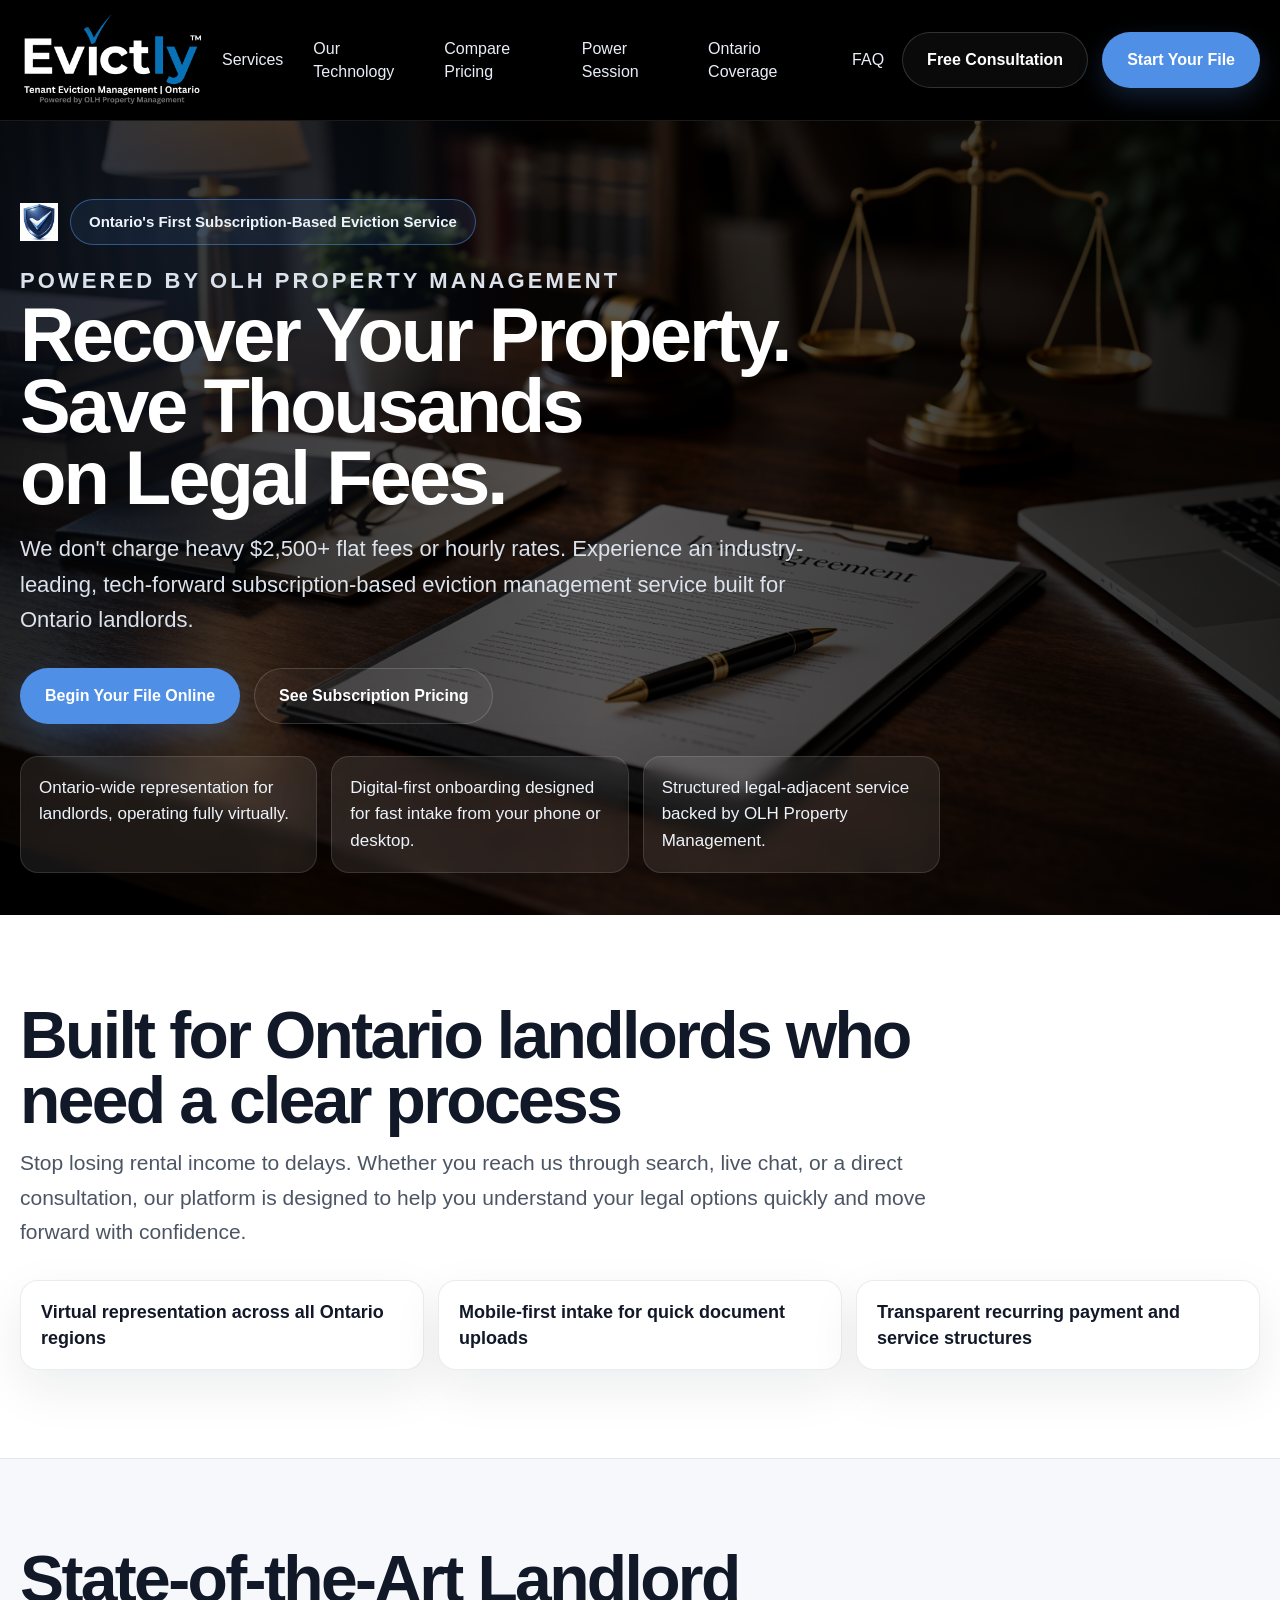
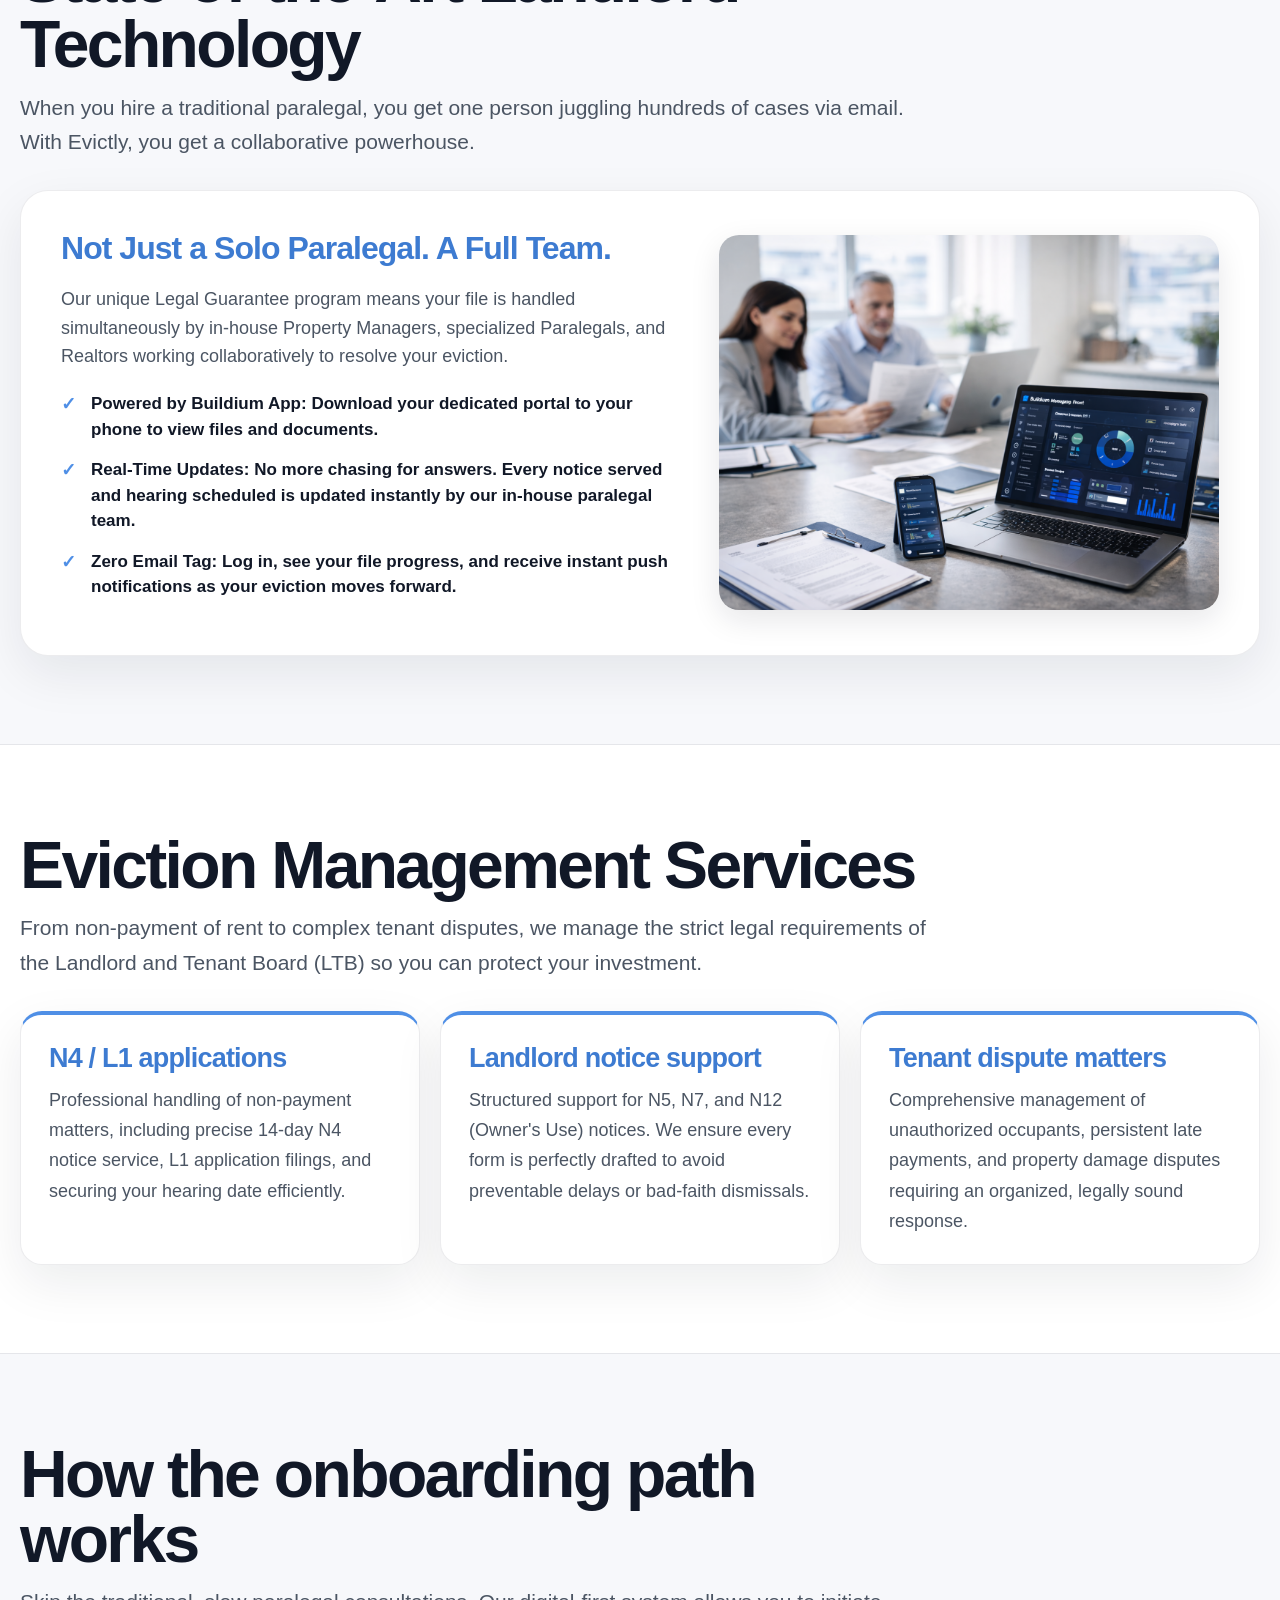
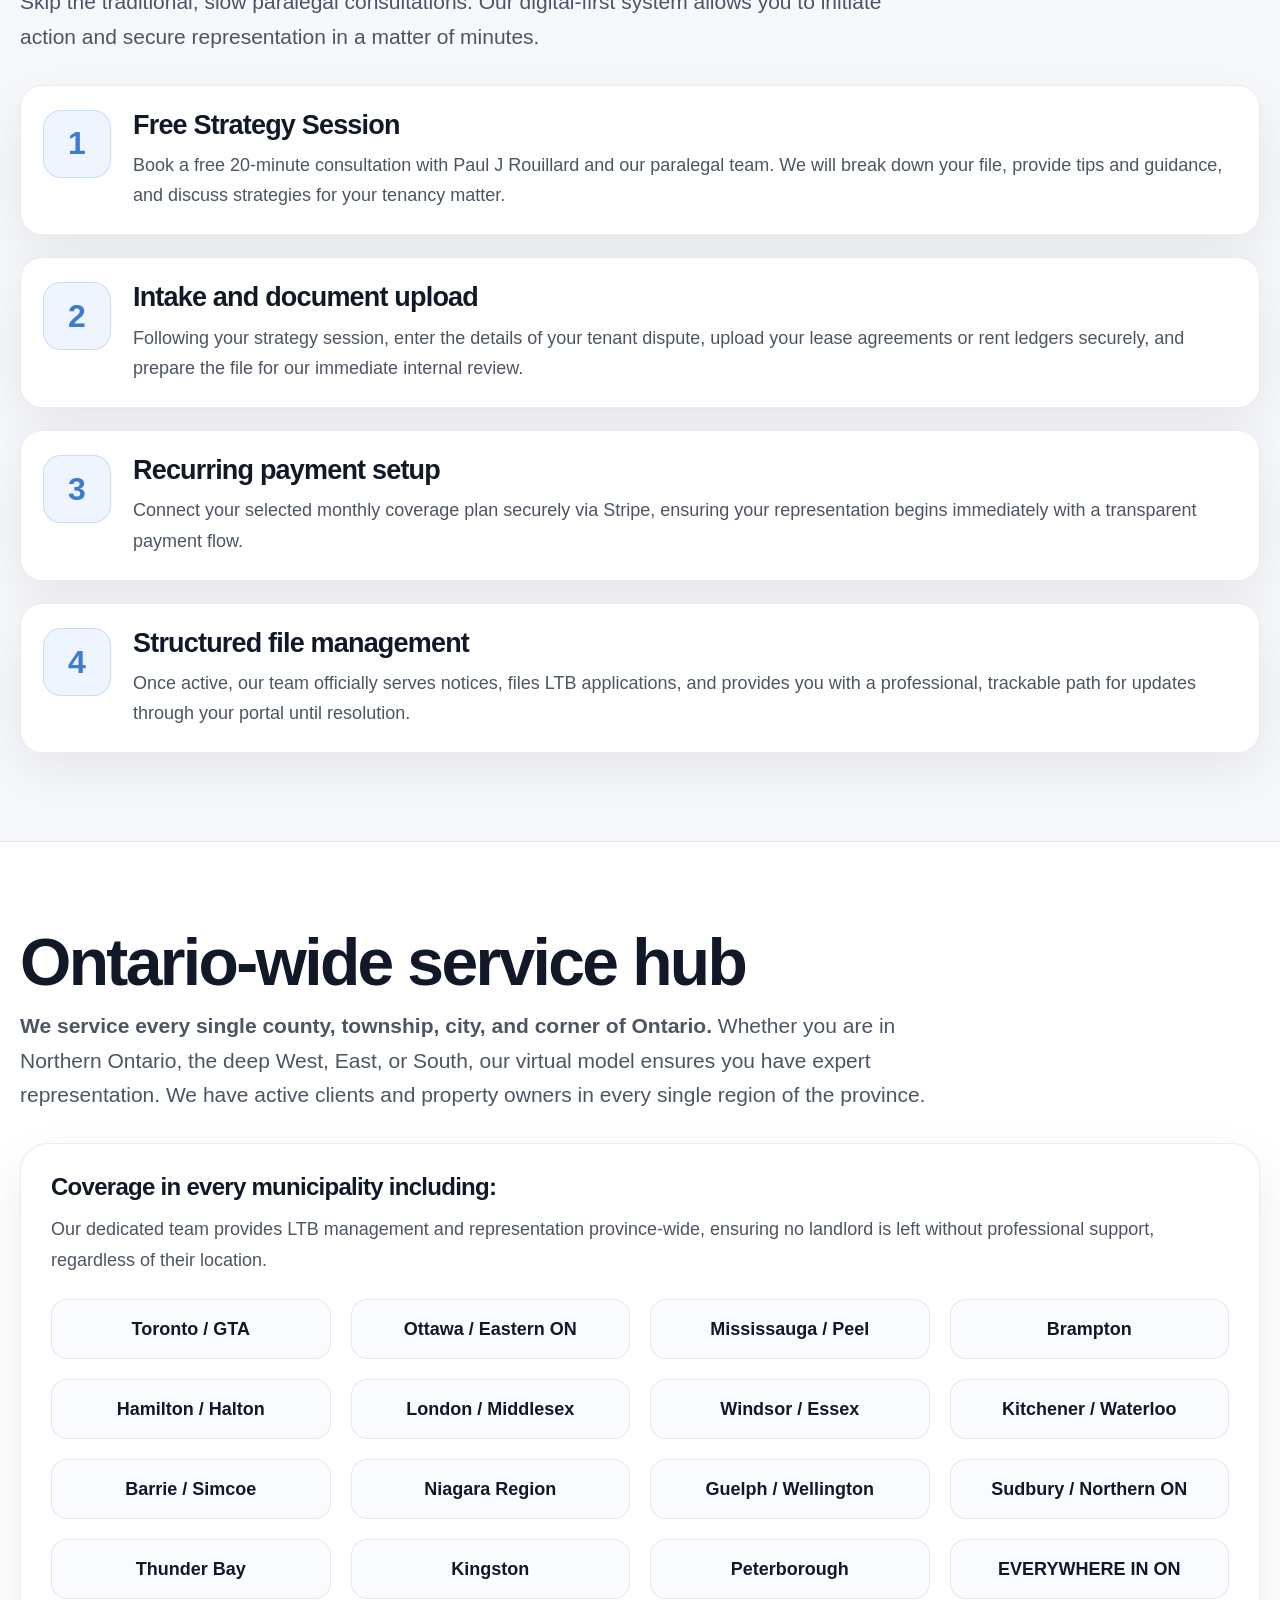
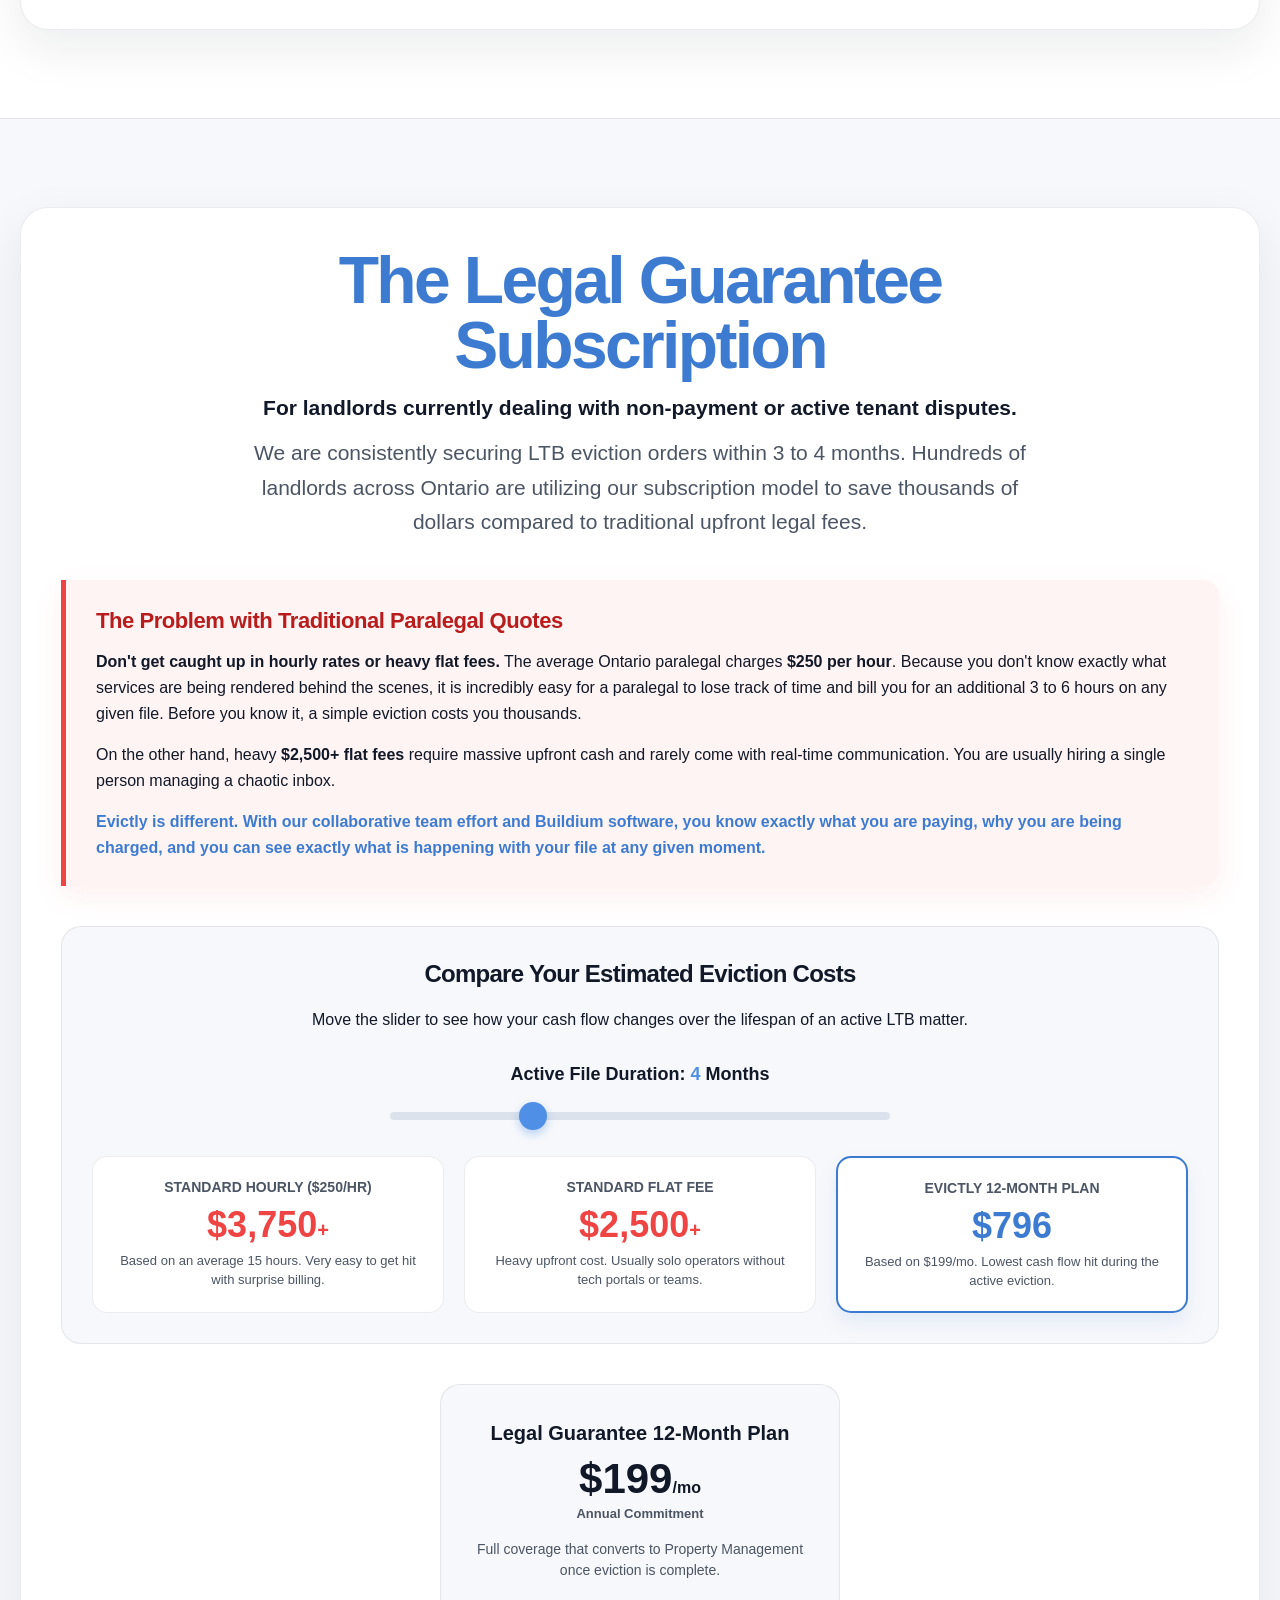
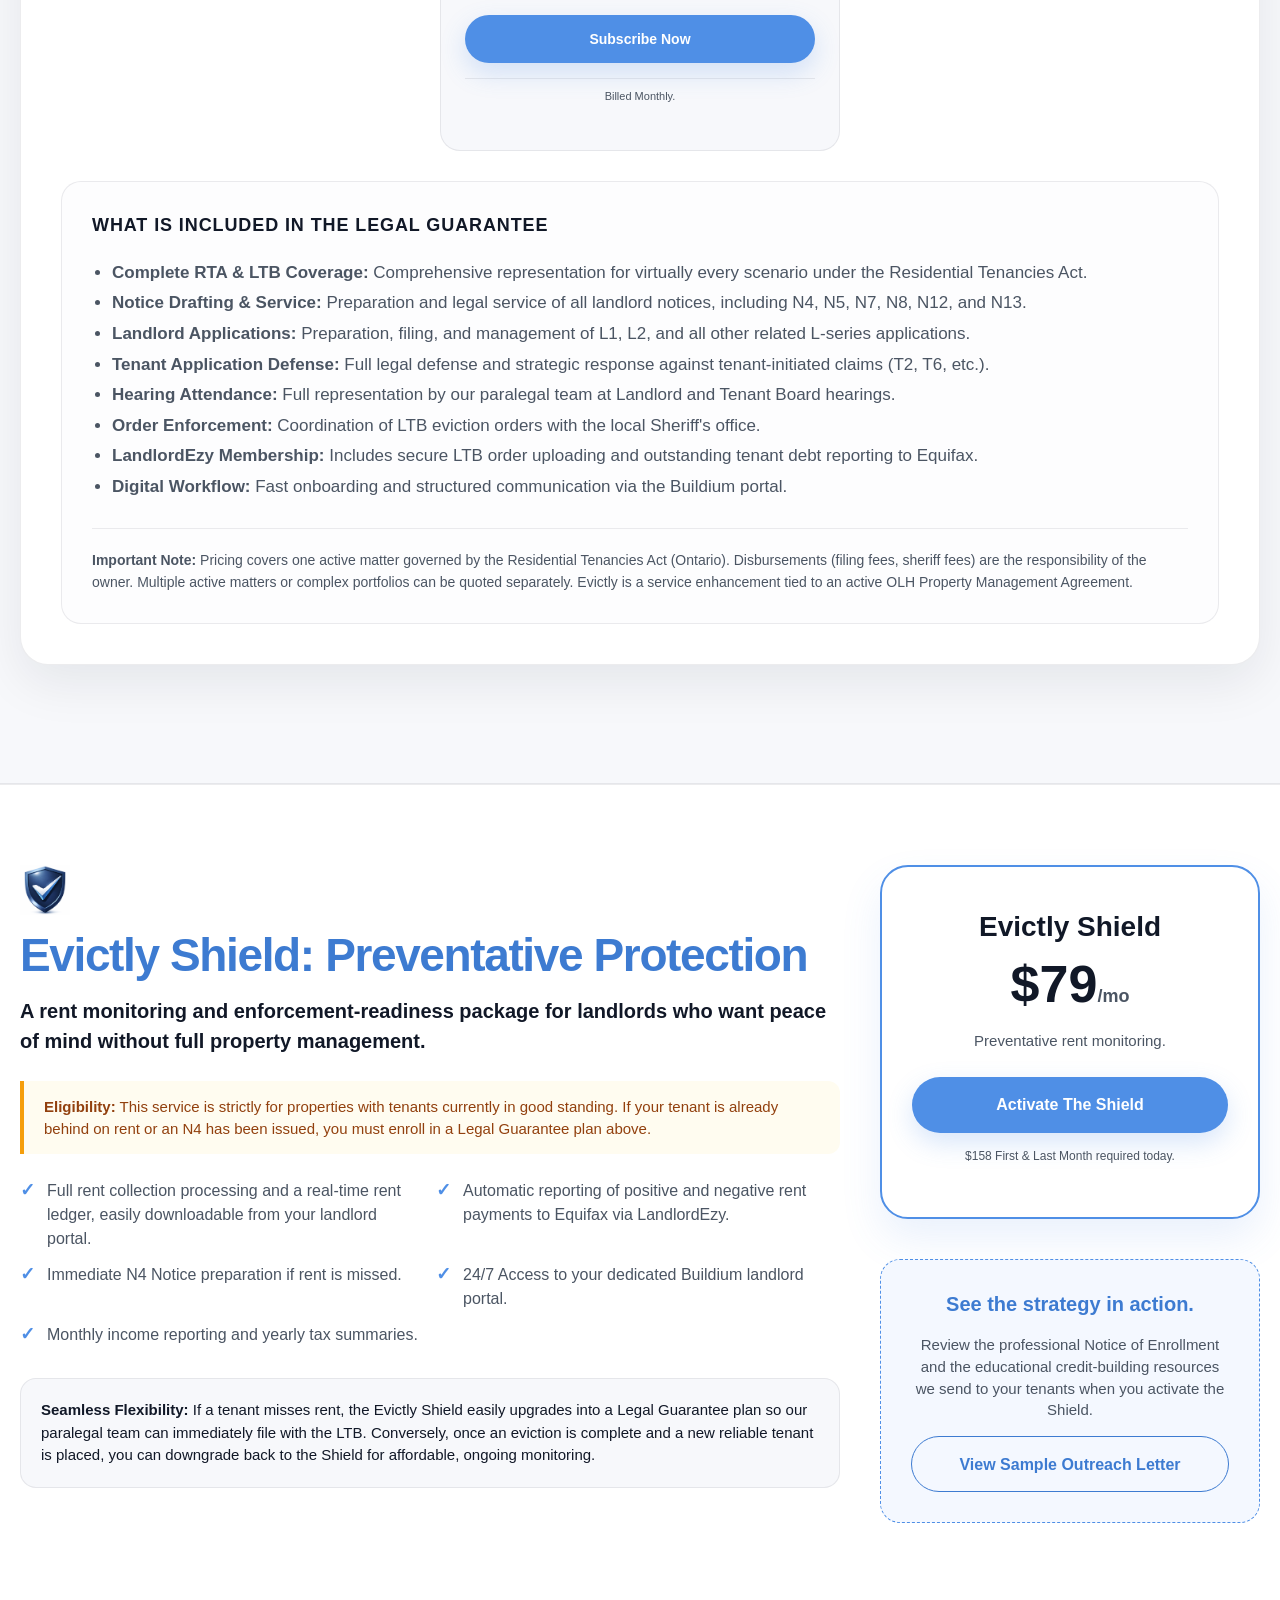
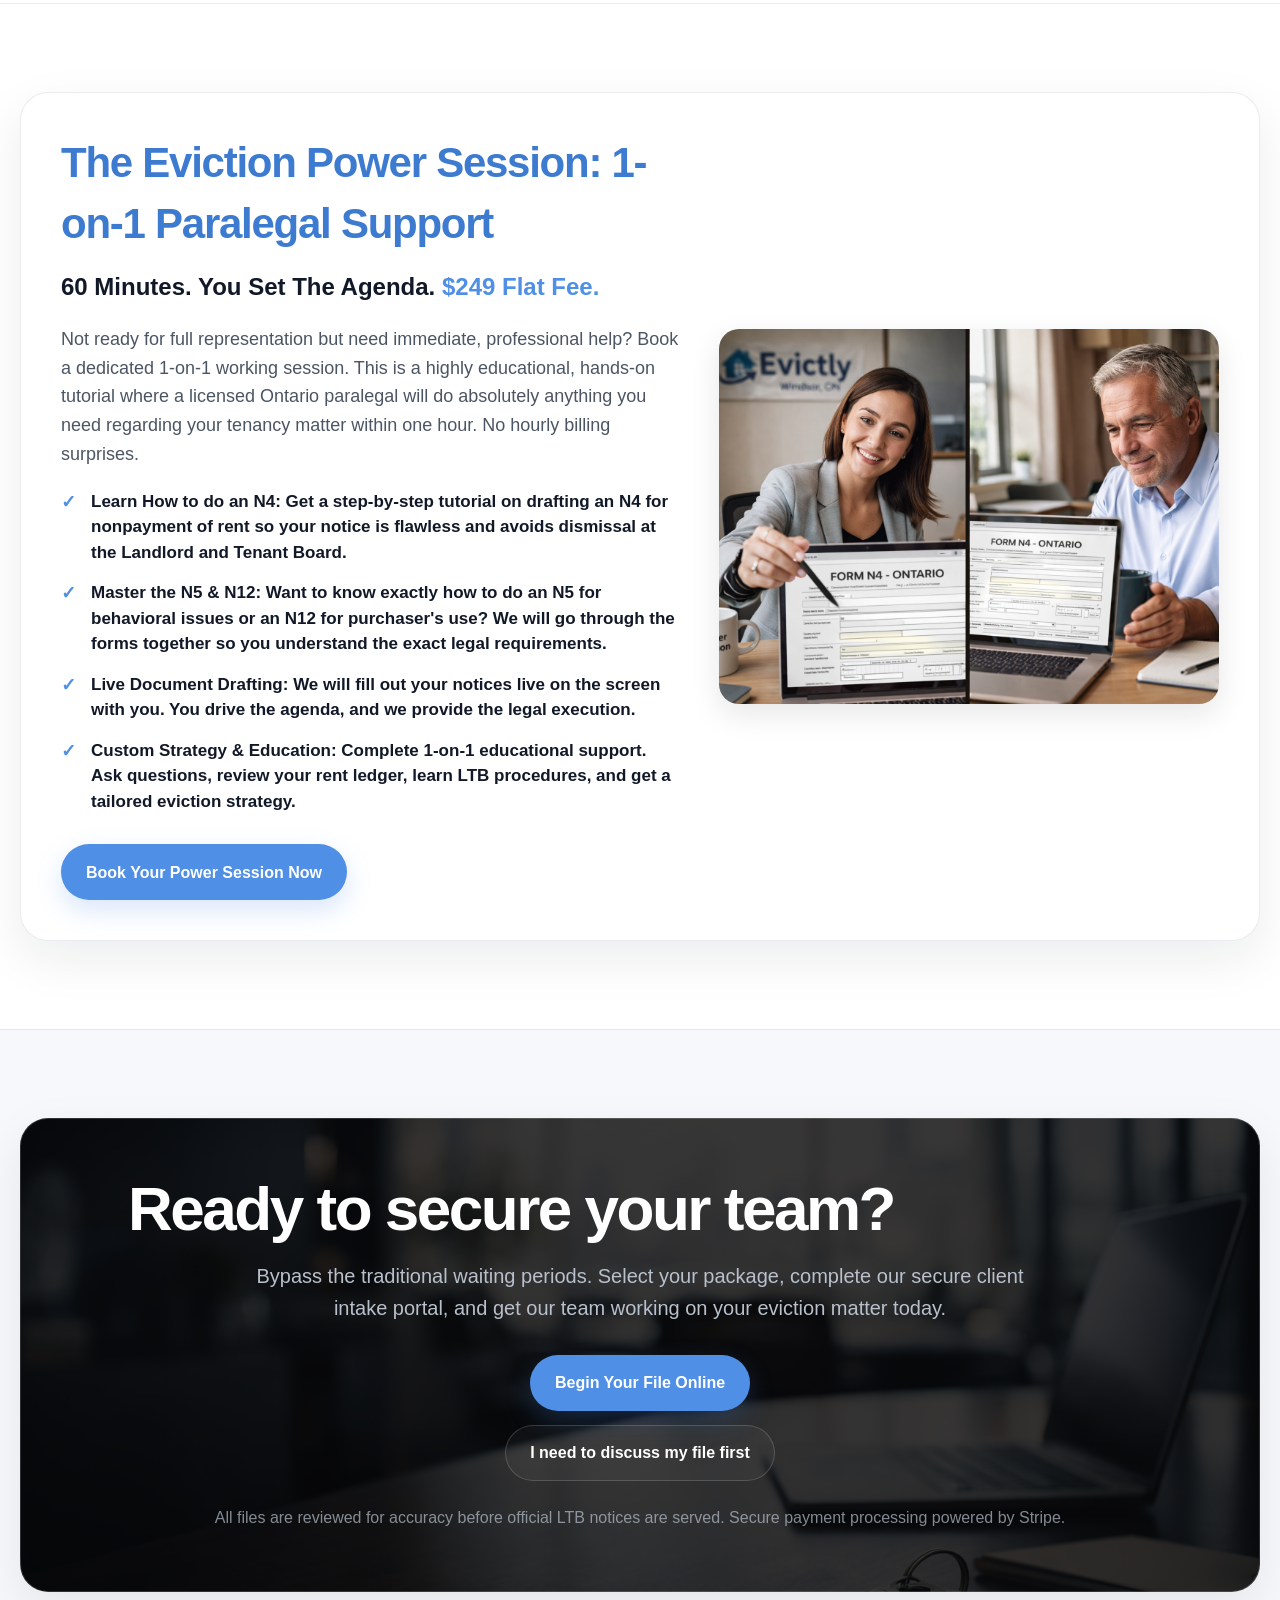
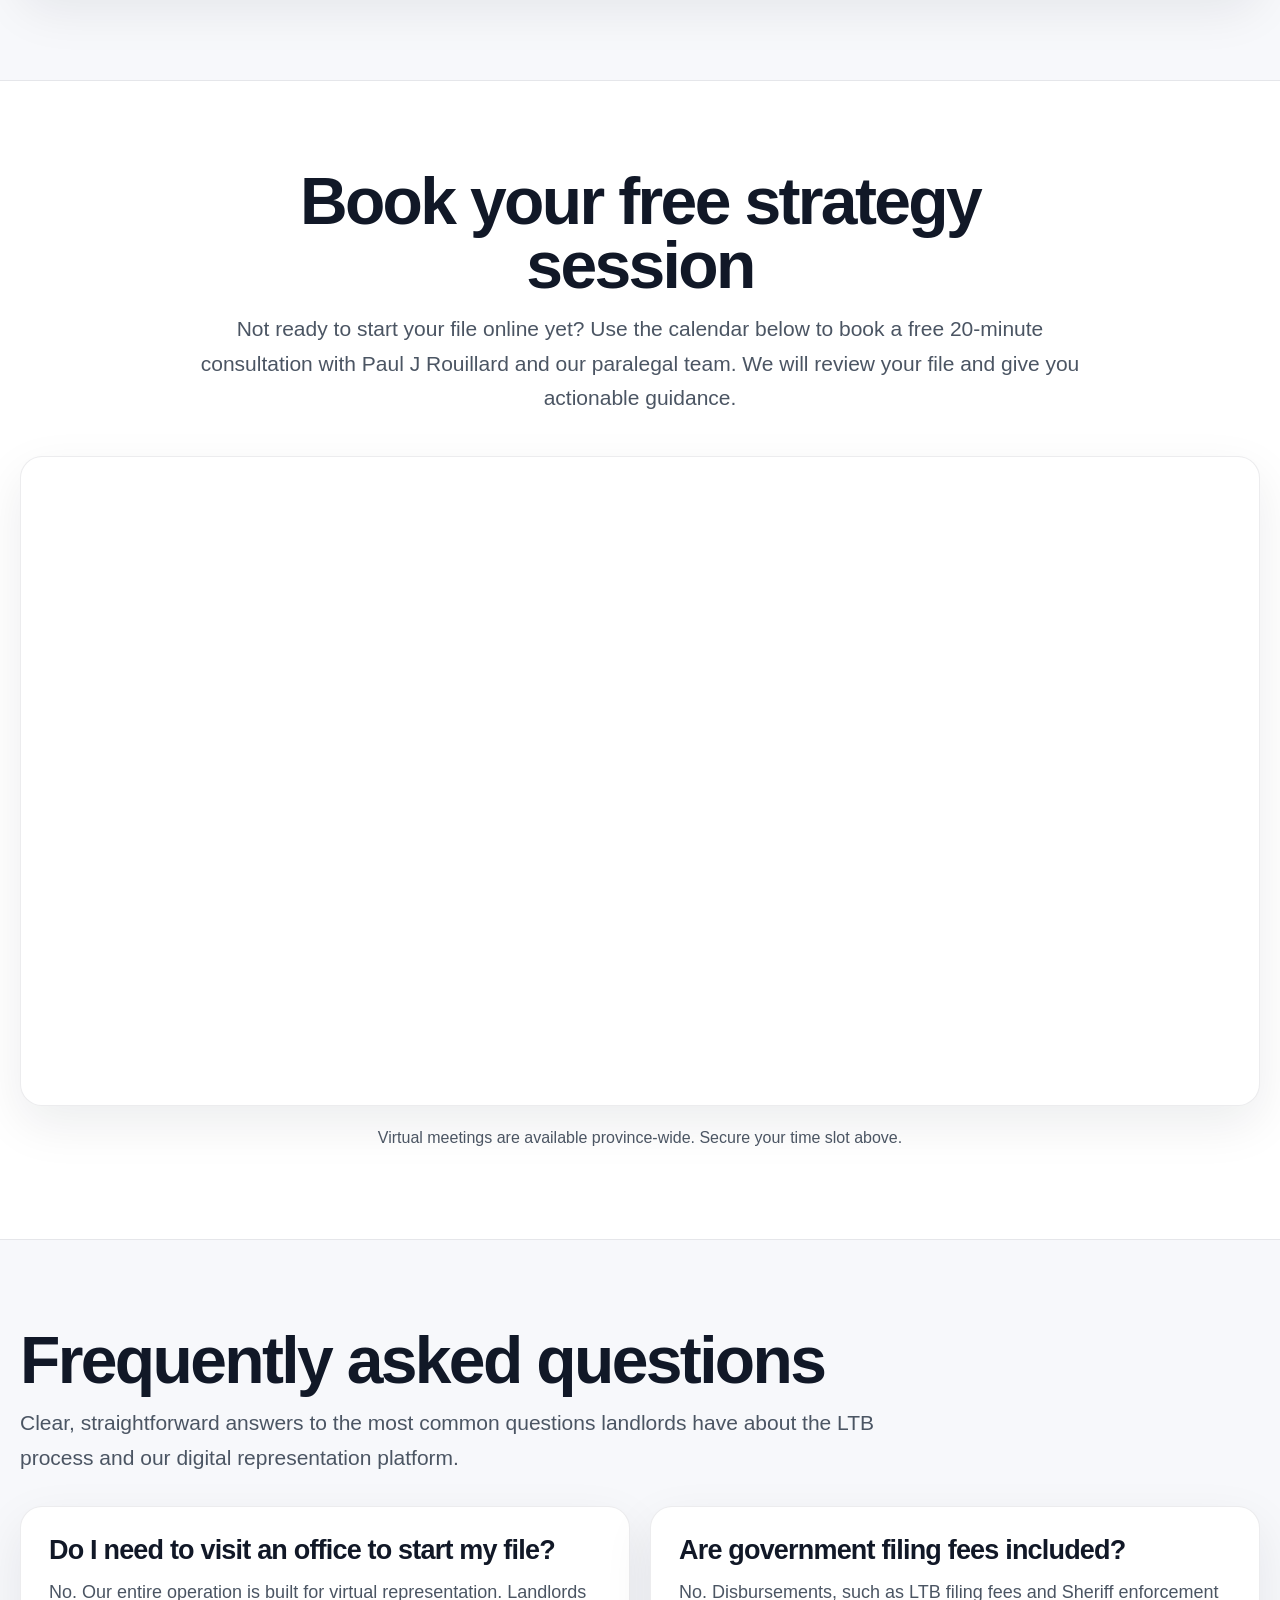
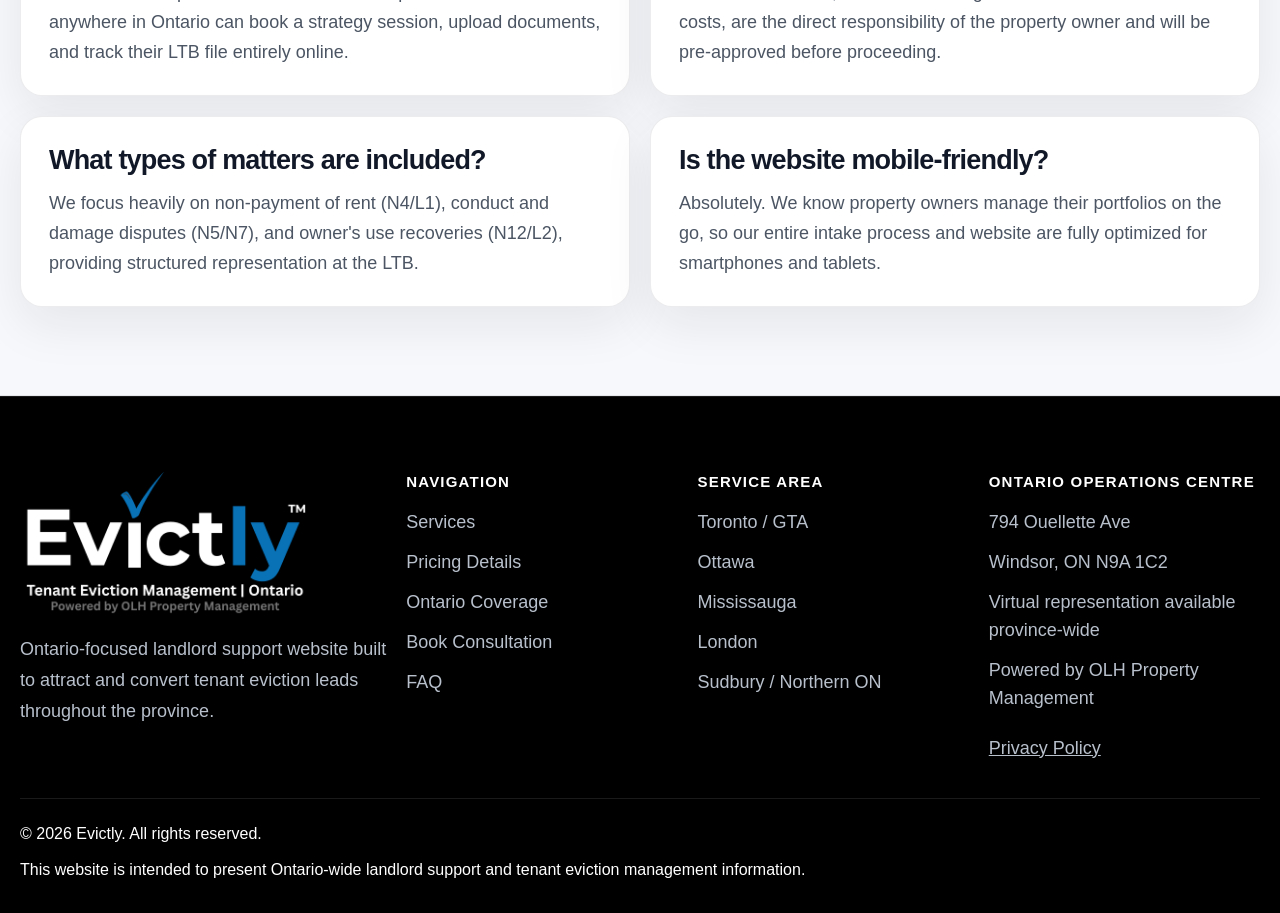
<file: index.html>
<!DOCTYPE html>
<html lang="en-CA">
<head>
  <meta charset="UTF-8" />
  <meta name="viewport" content="width=device-width, initial-scale=1.0" />
  <title>Evictly - Ontario's First Subscription-Based Eviction Service</title>
  <meta name="description" content="Professional Ontario-wide landlord support for tenant evictions. Experience the industry's first subscription-based eviction management service and 1-on-1 paralegal tutorials." />
  <meta name="keywords" content="how to do an N4, how to do an N5, how to do an N12, nonpayment of rent, LTB form tutorial, paralegal education, Ontario tenant eviction management, landlord support, N4 notice, Landlord and Tenant Board" />
  <meta name="robots" content="index, follow" />
  <meta name="author" content="Evictly" />
  <meta name="theme-color" content="#050505" />
  <meta name="format-detection" content="telephone=no" />

  <link rel="canonical" href="https://evictly.ca/" />
  <link rel="icon" type="image/png" href="images/evictly-tenant-eviction-services-ontario-logo.png" />

  <meta property="og:title" content="Evictly - Tenant Eviction Services Across Ontario" />
  <meta property="og:description" content="Structured tenant eviction management, LTB form tutorials, and landlord support across Ontario." />
  <meta property="og:type" content="website" />
  <meta property="og:url" content="https://evictly.ca/" />
  <meta property="og:image" content="https://evictly.ca/images/ontario-tenant-eviction-consultation.png" />

  <style>
    /* =======================================================
       ROOT VARIABLES
    ======================================================= */
    :root {
      --black: #050505;
      --black-soft: #0b0f15;
      --white: #ffffff;
      --white-soft: #f7f8fb;
      --white-card: #ffffff;
      --text-dark: #111827;
      --text-med: #4b5563;
      --text-light: #b8c0cc;
      --line-light: rgba(17, 24, 39, 0.08);
      --line-dark: rgba(255, 255, 255, 0.10);
      --line-dark-strong: rgba(255, 255, 255, 0.16);
      --blue: #4f8fe6;
      --blue-dark: #3d7bd1;
      --blue-soft: #eef5ff;
      --max-width: 1240px;
      --radius: 22px;
      --shadow-soft: 0 18px 50px rgba(17, 24, 39, 0.08);
      --shadow-hero: 0 18px 50px rgba(0, 0, 0, 0.24);
    }

    /* =======================================================
       RESET / GLOBAL
    ======================================================= */
    * { box-sizing: border-box; }
    html { scroll-behavior: smooth; }
    body {
      margin: 0; background: var(--white); color: var(--text-dark);
      font-family: -apple-system, BlinkMacSystemFont, "Segoe UI", Roboto, Helvetica, Arial, sans-serif;
      line-height: 1.45; -webkit-font-smoothing: antialiased; text-rendering: optimizeLegibility;
    }
    img { display: block; max-width: 100%; }
    a { color: inherit; text-decoration: none; }
    button, input, textarea, select { font: inherit; }

    .container { width: min(100% - 32px, var(--max-width)); margin: 0 auto; }
    .section { padding: 88px 0; }
    .section-light { background: var(--white); }
    .section-soft {
      background: var(--white-soft);
      border-top: 1px solid var(--line-light);
      border-bottom: 1px solid var(--line-light);
    }

    .section-heading { max-width: 920px; margin-bottom: 30px; }
    .section-heading h2 {
      margin: 0 0 14px; color: var(--text-dark);
      font-size: clamp(36px, 5.2vw, 66px); line-height: 0.98; letter-spacing: -0.04em;
    }
    .section-heading p {
      margin: 0; color: var(--text-med);
      font-size: clamp(18px, 2.2vw, 21px); line-height: 1.65;
    }

    /* =======================================================
       BUTTONS
    ======================================================= */
    .btn {
      display: inline-flex; align-items: center; justify-content: center;
      min-height: 56px; padding: 0 24px; border-radius: 999px; border: 1px solid transparent;
      font-size: 16px; font-weight: 800; cursor: pointer; transition: 0.2s ease;
      white-space: nowrap; text-align: center;
    }
    .btn:hover { transform: translateY(-1px); }
    .btn-primary { background: var(--blue); color: var(--white); box-shadow: 0 10px 26px rgba(79, 143, 230, 0.22); }
    .btn-primary:hover { background: var(--blue-dark); }
    .btn-secondary { background: transparent; border-color: rgba(17, 24, 39, 0.14); color: var(--text-dark); }
    .btn-secondary:hover { background: rgba(17, 24, 39, 0.03); border-color: rgba(17, 24, 39, 0.22); }
    .btn-secondary-dark { background: rgba(255, 255, 255, 0.04); border-color: var(--line-dark-strong); color: var(--white); }
    .btn-secondary-dark:hover { background: rgba(255, 255, 255, 0.08); border-color: rgba(255, 255, 255, 0.25); }

    /* =======================================================
       HEADER
    ======================================================= */
    .site-header {
      position: sticky; top: 0; z-index: 1000;
      background: #000000; border-bottom: 1px solid var(--line-dark);
    }
    .header-inner { min-height: 120px; display: flex; align-items: center; justify-content: space-between; gap: 18px; }
    .brand { display: flex; align-items: center; flex-shrink: 0; min-width: 0; }
    .brand img { width: auto; height: 92px; object-fit: contain; }
    .desktop-nav { display: none; align-items: center; gap: 30px; }
    .desktop-nav a { color: #e9eef7; font-size: 16px; font-weight: 500; transition: color 0.2s ease; }
    .desktop-nav a:hover { color: var(--blue); }
    .header-actions { display: none; align-items: center; gap: 14px; flex-shrink: 0; }
    .menu-toggle {
      appearance: none; width: 48px; height: 48px; border-radius: 14px;
      border: 1px solid var(--line-dark-strong); background: transparent; color: var(--white);
      font-size: 24px; display: inline-flex; align-items: center; justify-content: center;
      cursor: pointer; flex-shrink: 0;
    }
    .mobile-menu { display: none; padding: 0 0 18px; border-top: 1px solid var(--line-dark); }
    .mobile-menu.open { display: block; }
    .mobile-links { display: grid; gap: 6px; padding-top: 16px; }
    .mobile-links a { padding: 10px 2px; color: var(--text-light); font-size: 16px; }
    .mobile-actions { display: grid; gap: 12px; margin-top: 14px; }

    /* =======================================================
       HERO SECTION
    ======================================================= */
    .hero {
      position: relative; min-height: calc(88svh - 120px); display: flex; align-items: center;
      background:
        linear-gradient(90deg, rgba(0,0,0,0.85) 0%, rgba(0,0,0,0.65) 46%, rgba(0,0,0,0.80) 100%),
        url("images/ontario-tenant-eviction-consultation.png") center center / cover no-repeat;
      overflow: hidden;
    }
    .hero::before {
      content: ""; position: absolute; inset: 0;
      background: radial-gradient(circle at 14% 18%, rgba(79, 143, 230, 0.14), transparent 30%);
      pointer-events: none;
    }
    .hero-inner { position: relative; z-index: 2; width: 100%; padding: 78px 0 42px; }
    .hero-copy { max-width: 920px; }
    .hero-kicker-wrap { display: flex; align-items: center; gap: 12px; margin-bottom: 18px; }
    .hero-kicker {
      display: inline-flex; align-items: center; min-height: 46px; padding: 0 18px; border-radius: 999px;
      border: 1px solid rgba(79, 143, 230, 0.5); background: rgba(79, 143, 230, 0.1); color: #edf3fb;
      font-size: 15px; font-weight: 700; margin-bottom: 0;
    }
    .hero-powered { margin: 0 0 16px; color: #8db9ff; font-size: 14px; font-weight: 800; text-transform: uppercase; letter-spacing: 0.14em; }
    .hero h1 { margin: 0 0 18px; max-width: 900px; color: var(--white); font-size: clamp(40px, 6.5vw, 76px); line-height: 0.94; letter-spacing: -0.04em; text-wrap: balance; }
    .hero p { margin: 0; max-width: 790px; color: #dbe2ec; font-size: clamp(19px, 2.3vw, 22px); line-height: 1.62; }
    .hero-actions { display: flex; flex-direction: row; flex-wrap: wrap; gap: 14px; margin-top: 30px; max-width: 600px; }
    .hero-highlights { display: grid; gap: 14px; margin-top: 32px; }
    .hero-highlight {
      background: rgba(255,255,255,0.08); border: 1px solid rgba(255,255,255,0.12);
      border-radius: 18px; padding: 18px; color: #edf3fb; font-size: 17px; line-height: 1.55;
      backdrop-filter: blur(8px); box-shadow: var(--shadow-hero);
    }

    /* =======================================================
       TRUST STRIP & GENERIC GRIDS
    ======================================================= */
    .trust-strip { display: grid; gap: 14px; margin-top: 10px; }
    .trust-item {
      background: var(--white-card); border: 1px solid var(--line-light); border-radius: 18px;
      padding: 18px 20px; color: var(--text-dark); font-weight: 700; font-size: 18px; box-shadow: var(--shadow-soft);
    }
    .grid-3, .grid-2, .faq-grid, .footer-grid, .coverage-grid { display: grid; gap: 20px; }
    .card {
      background: var(--white-card); border: 1px solid var(--line-light);
      border-radius: var(--radius); padding: 28px; box-shadow: var(--shadow-soft);
    }
    .card h3 { margin: 0 0 12px; color: var(--text-dark); font-size: clamp(24px, 3vw, 27px); line-height: 1.12; letter-spacing: -0.03em; }
    .card p { margin: 0; color: var(--text-med); font-size: 18px; line-height: 1.68; }
    .card-accent { border-top: 4px solid var(--blue); }
    .service-card h3 { color: var(--blue-dark); }

    /* =======================================================
       TECH & TEAM SECTION
    ======================================================= */
    .tech-box { background: var(--white-card); border: 1px solid var(--line-light); border-radius: 28px; padding: 40px; display: flex; gap: 40px; align-items: center; box-shadow: var(--shadow-soft); margin-top: 30px;}
    .tech-content { flex: 1; }
    .tech-content h3 { font-size: 32px; margin-top: 0; margin-bottom: 15px; color: var(--blue-dark); letter-spacing: -0.03em; line-height: 1.12;}
    .tech-content p { font-size: 18px; color: var(--text-med); line-height: 1.6; margin-bottom: 20px;}
    .tech-list { list-style: none; padding: 0; margin: 0; }
    .tech-list li { position: relative; padding-left: 30px; margin-bottom: 15px; font-size: 17px; color: var(--text-dark); font-weight: 600; line-height: 1.5;}
    .tech-list li::before { content: '✓'; position: absolute; left: 0; top: 0; color: var(--blue); font-weight: 900; font-size: 18px;}

    /* =======================================================
       PROCESS STEPS
    ======================================================= */
    .steps { display: grid; gap: 22px; }
    .step {
      display: grid; grid-template-columns: 72px 1fr; gap: 18px; align-items: start;
      padding: 24px 22px; border-radius: 22px; background: var(--white-card);
      border: 1px solid var(--line-light); box-shadow: var(--shadow-soft);
    }
    .step-num {
      width: 68px; height: 68px; border-radius: 18px; display: flex; align-items: center;
      justify-content: center; font-size: 32px; font-weight: 800; color: var(--blue-dark);
      background: var(--blue-soft); border: 1px solid rgba(79, 143, 230, 0.24);
    }
    .step h3 { margin: 0 0 10px; color: var(--text-dark); font-size: clamp(24px, 3vw, 27px); line-height: 1.12; letter-spacing: -0.03em; }
    .step p { margin: 0; color: var(--text-med); font-size: 18px; line-height: 1.68; }

    /* =======================================================
       COVERAGE SECTION
    ======================================================= */
    .coverage-card {
      background: var(--white-card); border: 1px solid var(--line-light);
      border-radius: 28px; padding: 30px; box-shadow: var(--shadow-soft);
    }
    .coverage-card h3 { margin: 0 0 14px; color: var(--text-dark); font-size: 24px; line-height: 1.1; letter-spacing: -0.03em; }
    .coverage-card p { margin: 0 0 24px; color: var(--text-med); font-size: 18px; line-height: 1.68; }
    .coverage-grid { grid-template-columns: repeat(2, minmax(0, 1fr)); }
    .coverage-chip {
      min-height: 60px; display: flex; align-items: center; justify-content: center;
      text-align: center; border-radius: 16px; border: 1px solid var(--line-light);
      background: #fafbfe; color: var(--text-dark); padding: 12px 14px; font-size: 18px; font-weight: 700;
    }

    /* =======================================================
       PRICING SECTION & SLIDER
    ======================================================= */
    .pricing-container { background: var(--white-card); border: 1px solid var(--line-light); border-radius: 28px; padding: 40px; box-shadow: var(--shadow-soft); margin-bottom: 30px;}
    .pricing-header { text-align: center; margin-bottom: 30px; padding-bottom: 20px;}
    .pricing-header h3 { font-size: 36px; color: var(--blue-dark); margin: 0 0 15px 0; letter-spacing: -0.04em;}
    .pricing-header p { font-size: 18px; color: var(--text-med); margin: 0; max-width: 800px; margin: 0 auto; line-height: 1.65;}
    
    .alert-box { background: #fff4f4; border-left: 5px solid #ef4444; padding: 25px 30px; border-radius: 0 16px 16px 0; margin-bottom: 40px; text-align: left; box-shadow: 0 10px 30px rgba(239, 68, 68, 0.08); }
    .alert-box h4 { margin: 0 0 12px; color: #b91c1c; font-size: 22px; font-weight: 800; letter-spacing: -0.02em; }
    .alert-box p { margin: 0 0 14px; color: #111827; font-size: 16px; line-height: 1.65; }
    .alert-box p:last-child { margin: 0; }

    .calculator-box { background: var(--white-soft); border: 1px solid var(--line-light); border-radius: 20px; padding: 30px; margin-bottom: 40px; text-align: center; }
    .calculator-box h4 { margin: 0 0 10px; font-size: 24px; color: var(--text-dark); letter-spacing: -0.03em;}
    .slider-container { margin: 30px 0; }
    input[type=range] { -webkit-appearance: none; width: 100%; max-width: 500px; background: transparent; }
    input[type=range]::-webkit-slider-thumb { -webkit-appearance: none; height: 28px; width: 28px; border-radius: 50%; background: var(--blue); cursor: pointer; margin-top: -10px; box-shadow: 0 4px 10px rgba(79, 143, 230, 0.4); }
    input[type=range]::-webkit-slider-runnable-track { width: 100%; height: 8px; cursor: pointer; background: #dbe2ec; border-radius: 5px; }
    
    .calc-results { display: grid; grid-template-columns: repeat(auto-fit, minmax(200px, 1fr)); gap: 20px; margin-top: 25px; }
    .calc-card { background: var(--white); border: 1px solid var(--line-light); border-radius: 15px; padding: 20px; }
    .calc-card.highlight { border: 2px solid var(--blue); box-shadow: 0 10px 20px rgba(79, 143, 230, 0.1); }
    .calc-card.highlight-dark { border: 2px solid var(--blue-dark); box-shadow: 0 10px 20px rgba(61, 123, 209, 0.1); }
    .calc-card .title { font-size: 14px; font-weight: 800; text-transform: uppercase; color: var(--text-med); margin-bottom: 10px; }
    .calc-card .price { font-size: 36px; font-weight: 900; color: var(--text-dark); line-height: 1; }
    .calc-card .subtext { font-size: 13px; color: var(--text-med); margin-top: 8px; line-height: 1.5; }

    /* LEGAL GUARANTEE PRICING */
    .pricing-options { display: flex; justify-content: center; gap: 20px; margin-bottom: 30px;}
    .price-box { background: var(--white-soft); border: 1px solid rgba(17, 24, 39, 0.08); border-radius: 20px; padding: 34px 24px; text-align: center; position: relative; display: flex; flex-direction: column; justify-content: space-between; width: 100%; max-width: 400px;}
    .price-box.featured { border: 2px solid var(--blue); background: var(--white); box-shadow: 0 10px 30px rgba(79, 143, 230, 0.15);}
    .price-badge { position: absolute; top: -15px; left: 50%; transform: translateX(-50%); background: var(--blue); color: white; padding: 5px 15px; border-radius: 20px; font-size: 11px; font-weight: 800; text-transform: uppercase; letter-spacing: 1px; white-space: nowrap;}
    
    .pricing-features { padding: 30px; background: #fdfdfe; border-radius: 20px; border: 1px solid var(--line-light); }
    .pricing-features h4 { margin: 0 0 20px 0; font-size: 18px; color: var(--text-dark); text-transform: uppercase; letter-spacing: 0.05em; }
    .pricing-list { margin: 0; padding-left: 20px; color: var(--text-med); font-size: 17px; line-height: 1.8; }
    .pricing-list li { margin-bottom: 10px; }

    /* =======================================================
       EVICTLY SHIELD SECTION (NEW)
    ======================================================= */
    .shield-section { background: var(--white); border-top: 1px solid var(--line-light); padding: 80px 0; border-bottom: 1px solid var(--line-light); }
    .shield-grid { display: grid; gap: 40px; align-items: stretch; }
    
    .shield-content h2 { font-size: clamp(32px, 4vw, 46px); color: var(--blue-dark); margin: 0 0 15px; letter-spacing: -0.03em; line-height: 1.1; }
    .shield-content .lead { font-size: 20px; color: var(--text-dark); font-weight: 600; margin-bottom: 25px; line-height: 1.5; }
    .shield-content .eligibility { background: #fffcf0; border-left: 4px solid #f59e0b; padding: 15px 20px; border-radius: 0 12px 12px 0; margin-bottom: 25px; font-size: 15px; color: #92400e; }
    
    .shield-features { list-style: none; padding: 0; margin: 0 0 30px; display: grid; gap: 12px; }
    .shield-features li { display: flex; align-items: flex-start; gap: 12px; font-size: 16px; color: var(--text-med); line-height: 1.5;}
    .shield-features li::before { content: '✓'; color: var(--blue); font-weight: 900; font-size: 18px; margin-top: -2px;}
    
    .shield-upgrade { background: var(--white-soft); padding: 20px; border-radius: 16px; border: 1px solid var(--line-light); font-size: 15px; color: var(--text-dark); line-height: 1.5; }
    
    .shield-card { background: var(--white-card); border: 2px solid var(--blue); border-radius: 28px; padding: 40px 30px; text-align: center; box-shadow: 0 20px 40px rgba(79, 143, 230, 0.12); display: flex; flex-direction: column; justify-content: center; }
    .shield-card img { width: 60px; height: auto; margin: 0 auto 20px; }
    .shield-card h3 { margin: 0 0 10px; font-size: 28px; color: var(--text-dark); }
    .shield-card .price { font-size: 52px; font-weight: 900; color: var(--text-dark); line-height: 1; margin-bottom: 5px; }
    .shield-card .price span { font-size: 18px; color: var(--text-med); font-weight: 600; }
    
    .sample-letter-banner { text-align: center; margin-top: 40px; padding: 30px; background: #f4f8ff; border-radius: 20px; border: 1px dashed var(--blue); }
    .sample-letter-banner h4 { margin: 0 0 10px; color: var(--blue-dark); font-size: 20px; }

    /* =======================================================
       CTA / HUBSPOT EMBED
    ======================================================= */
    .cta-panel {
      background:
        radial-gradient(circle at 18% 18%, rgba(79,143,230,0.10), transparent 34%),
        radial-gradient(circle at 84% 18%, rgba(79,143,230,0.06), transparent 24%),
        var(--white-card);
      border: 1px solid var(--line-light); border-radius: 28px; padding: 34px 30px; box-shadow: var(--shadow-soft);
    }
    .cta-panel h2 { margin: 0 0 14px; max-width: 900px; color: var(--text-dark); font-size: clamp(36px, 5vw, 62px); line-height: 0.98; letter-spacing: -0.04em; }
    .cta-panel p { margin: 0 0 24px; max-width: 860px; color: var(--text-med); font-size: 20px; line-height: 1.62; }
    .cta-actions { display: flex; flex-direction: column; gap: 14px; max-width: 490px; }
    .small-note { margin-top: 16px; color: var(--text-med); font-size: 16px; line-height: 1.55; }
    
    .meetings-iframe-container { width: 100%; min-height: 650px; border-radius: var(--radius); overflow: hidden; background: var(--white); box-shadow: var(--shadow-soft); border: 1px solid var(--line-light); }

    /* =======================================================
       FOOTER
    ======================================================= */
    .site-footer {
      background: #000000; border-top: 1px solid var(--line-dark);
      padding: 74px 0 30px; color: var(--white);
    }
    .footer-brand-logo { width: min(100%, 290px); height: auto; object-fit: contain; margin-bottom: 18px; }
    .footer-copy { color: var(--text-light); font-size: 18px; line-height: 1.7; max-width: 440px; }
    .footer-title { margin: 0 0 16px; font-size: 15px; font-weight: 900; color: var(--white); text-transform: uppercase; letter-spacing: 0.08em; }
    .footer-links, .footer-meta { display: grid; gap: 12px; }
    .footer-links a, .footer-meta div, .footer-meta a { color: var(--text-light); font-size: 18px; line-height: 1.55; }
    .footer-bottom {
      margin-top: 36px; padding-top: 22px; border-top: 1px solid var(--line-dark);
      display: flex; flex-direction: column; gap: 10px; color: var(--muted-2);
      font-size: 16px; line-height: 1.6;
    }

    /* =======================================================
       RESPONSIVE
    ======================================================= */
    @media (min-width: 768px) {
      .hero-actions, .cta-actions { flex-direction: row; flex-wrap: wrap; }
      .hero-highlights { grid-template-columns: repeat(3, minmax(0, 1fr)); }
      .trust-strip { grid-template-columns: repeat(3, minmax(0, 1fr)); }
      .grid-3 { grid-template-columns: repeat(3, minmax(0, 1fr)); }
      .grid-2, .faq-grid { grid-template-columns: repeat(2, minmax(0, 1fr)); }
      .footer-grid { grid-template-columns: 1.35fr 1fr 1fr 1fr; }
      .coverage-grid { grid-template-columns: repeat(4, minmax(0, 1fr)); }
      .shield-features { grid-template-columns: repeat(2, 1fr); }
    }
    @media (min-width: 992px) {
      .shield-grid { grid-template-columns: 1fr 380px; }
    }
    @media (min-width: 1100px) {
      .desktop-nav, .header-actions { display: flex; }
      .menu-toggle { display: none; }
    }
    @media (max-width: 1099px) {
      .header-inner { min-height: 104px; }
      .brand img { height: 76px; }
      .hero { min-height: calc(88svh - 104px); }
    }
    @media (max-width: 767px) {
      .section { padding: 68px 0; }
      .brand img { height: 68px; }
      .hero-inner { padding: 60px 0 34px; }
      .hero h1 { max-width: 100%; }
      .step { grid-template-columns: 64px 1fr; padding: 20px 18px; }
      .step-num { width: 58px; height: 58px; font-size: 28px; }
      .card, .coverage-card, .cta-panel { padding: 22px 20px; }
      .coverage-grid { grid-template-columns: 1fr; }
      .tech-box { flex-direction: column; padding: 25px; }
      .calc-results { grid-template-columns: 1fr; }
      .pricing-container { padding: 25px 20px;}
      .pricing-features { padding: 20px;}
      .alert-box { padding: 20px; border-radius: 12px; border-left-width: 4px; }
      .shield-card { padding: 30px 20px; }
    }
  </style>

  <script type="application/ld+json">
    {
      "@context": "https://schema.org",
      "@type": "LegalService",
      "name": "Evictly",
      "url": "https://evictly.ca",
      "logo": "https://evictly.ca/images/evictly-tenant-eviction-services-ontario-logo.png",
      "image": "https://evictly.ca/images/ontario-tenant-eviction-consultation.png",
      "description": "Professional Ontario-wide landlord support for tenant evictions. Experience the industry's first subscription-based eviction management service and 1-on-1 LTB form tutorials.",
      "address": {
        "@type": "PostalAddress",
        "streetAddress": "794 Ouellette Ave",
        "addressLocality": "Windsor",
        "addressRegion": "ON",
        "postalCode": "N9A 1C2",
        "addressCountry": "CA"
      },
      "areaServed": {
        "@type": "AdministrativeArea",
        "name": "Ontario"
      },
      "parentOrganization": {
        "@type": "Organization",
        "name": "OLH Property Management",
        "url": "https://olhgroup.ca"
      }
    }
  </script>

  <script type="application/ld+json">
    {
      "@context": "https://schema.org",
      "@type": "FAQPage",
      "mainEntity": [
        {
          "@type": "Question",
          "name": "Do I need to visit an office to start my eviction file?",
          "acceptedAnswer": {
            "@type": "Answer",
            "text": "No. Our entire operation is built for virtual representation. Landlords across Ontario can book a strategy session, upload documents, and track their LTB file entirely online."
          }
        },
        {
          "@type": "Question",
          "name": "What can I learn during the Eviction Power Session?",
          "acceptedAnswer": {
            "@type": "Answer",
            "text": "During the 1-on-1 Eviction Power Session, a licensed paralegal will teach you how to do an N4 for nonpayment of rent, how to do an N5 or N12, provide LTB form tutorials, and help you draft documents live."
          }
        },
        {
          "@type": "Question",
          "name": "What types of landlord matters do you handle?",
          "acceptedAnswer": {
            "@type": "Answer",
            "text": "The service is focused on tenant eviction management, LTB notices (N4, N5, N12), L1 applications, non-payment issues, and structured landlord support across Ontario."
          }
        },
        {
          "@type": "Question",
          "name": "Is the website mobile-friendly?",
          "acceptedAnswer": {
            "@type": "Answer",
            "text": "Yes. The intake platform is built mobile-first because many landlords browse and start service from their phones while on the go."
          }
        }
      ]
    }
  </script>
</head>
<body>

  <header class="site-header">
    <div class="container">
      <div class="header-inner">
        <a class="brand" href="#top" aria-label="Evictly home">
          <img
            src="images/evictly-tenant-eviction-services-ontario-logo.png"
            alt="Evictly Tenant Eviction Management Ontario logo"
            title="Evictly Tenant Eviction Management Ontario"
          />
        </a>

        <nav class="desktop-nav" aria-label="Primary navigation">
          <a href="#services">Services</a>
          <a href="#technology">Our Technology</a>
          <a href="#pricing">Compare Pricing</a>
          <a href="#power-session">Power Session</a>
          <a href="#coverage">Ontario Coverage</a>
          <a href="#faq">FAQ</a>
        </nav>

        <div class="header-actions">
          <a class="btn btn-secondary-dark" href="#pricing">Free Consultation</a>
          <a class="btn btn-primary" href="#start-file">Start Your File</a>
        </div>

        <button
          class="menu-toggle"
          id="menuToggle"
          aria-label="Open mobile menu"
          aria-expanded="false"
          aria-controls="mobileMenu"
        >
          ☰
        </button>
      </div>

      <div class="mobile-menu" id="mobileMenu">
        <div class="mobile-links">
          <a href="#services">Services</a>
          <a href="#technology">Our Technology</a>
          <a href="#pricing">Compare Pricing</a>
          <a href="#power-session">Power Session</a>
          <a href="#coverage">Ontario Coverage</a>
          <a href="#faq">FAQ</a>
          <a href="#book-strategy">Free Consultation</a>
        </div>
        <div class="mobile-actions">
          <a class="btn btn-secondary-dark" href="#pricing">Free Consultation</a>
          <a class="btn btn-primary" href="#start-file">Start Your File</a>
        </div>
      </div>
    </div>
  </header>

  <main id="top">

    <section class="hero">
      <div class="container">
        <div class="hero-inner">
          <div class="hero-copy">
            <div class="hero-kicker-wrap">
              <img src="images/Evictly-sheild-property-management-landlord-protection.png" alt="Evictly Guard Shield" style="width: 38px; height: auto;">
              <div class="hero-kicker" style="margin-bottom: 0;">Ontario's First Subscription-Based Eviction Service</div>
            </div>
            <p class="hero-powered">Powered by OLH Property Management</p>
            <h1>Recover Your Property. Save Thousands on Legal Fees.</h1>
            <p>
              We don't charge heavy $2,500+ flat fees or hourly rates. Experience an industry-leading, tech-forward subscription-based eviction management service built for Ontario landlords.
            </p>
            <div class="hero-actions">
              <a class="btn btn-primary" href="#start-file">Begin Your File Online</a>
              <a class="btn btn-secondary-dark" href="#pricing">See Subscription Pricing</a>
            </div>
            <div class="hero-highlights">
              <div class="hero-highlight">
                Ontario-wide representation for landlords, operating fully virtually.
              </div>
              <div class="hero-highlight">
                Digital-first onboarding designed for fast intake from your phone or desktop.
              </div>
              <div class="hero-highlight">
                Structured legal-adjacent service backed by OLH Property Management.
              </div>
            </div>
          </div>
        </div>
      </div>
    </section>

    <section class="section section-light">
      <div class="container">
        <div class="section-heading">
          <h2>Built for Ontario landlords who need a clear process</h2>
          <p>
            Stop losing rental income to delays. Whether you reach us through search, live chat, or a direct consultation, our platform is designed to help you understand your legal options quickly and move forward with confidence.
          </p>
        </div>
        <div class="trust-strip">
          <div class="trust-item">Virtual representation across all Ontario regions</div>
          <div class="trust-item">Mobile-first intake for quick document uploads</div>
          <div class="trust-item">Transparent recurring payment and service structures</div>
        </div>
      </div>
    </section>

    <section class="section section-soft" id="technology">
      <div class="container">
        <div class="section-heading">
          <h2>State-of-the-Art Landlord Technology</h2>
          <p>
            When you hire a traditional paralegal, you get one person juggling hundreds of cases via email. With Evictly, you get a collaborative powerhouse.
          </p>
        </div>
        <div class="tech-box">
          <div class="tech-content">
            <h3>Not Just a Solo Paralegal. A Full Team.</h3>
            <p>Our unique Legal Guarantee program means your file is handled simultaneously by in-house Property Managers, specialized Paralegals, and Realtors working collaboratively to resolve your eviction.</p>
            <ul class="tech-list">
              <li><strong>Powered by Buildium App:</strong> Download your dedicated portal to your phone to view files and documents.</li>
              <li><strong>Real-Time Updates:</strong> No more chasing for answers. Every notice served and hearing scheduled is updated instantly by our in-house paralegal team.</li>
              <li><strong>Zero Email Tag:</strong> Log in, see your file progress, and receive instant push notifications as your eviction moves forward.</li>
            </ul>
          </div>
          
          <div style="flex: 1; max-width: 500px; width: 100%;">
            <img 
              src="images/ontario-landlord-technology-dashboard-property-management-system.png" 
              alt="State-of-the-Art Landlord Technology visualizer with Buildium Management Report dashboard on laptop, smartphone, and collaborative triad team with landlord review in background Ontario Windsor" 
              style="width: 100%; height: auto; border-radius: 20px; box-shadow: 0 10px 30px rgba(17, 24, 39, 0.1); object-fit: cover; aspect-ratio: 4/3;" 
            />
          </div>
          
        </div>
      </div>
    </section>

    <section class="section section-light" id="services">
      <div class="container">
        <div class="section-heading">
          <h2>Eviction Management Services</h2>
          <p>
            From non-payment of rent to complex tenant disputes, we manage the strict legal requirements of the Landlord and Tenant Board (LTB) so you can protect your investment.
          </p>
        </div>
        <div class="grid-3">
          <div class="card card-accent service-card">
            <h3>N4 / L1 applications</h3>
            <p>
              Professional handling of non-payment matters, including precise 14-day N4 notice service, L1 application filings, and securing your hearing date efficiently.
            </p>
          </div>
          <div class="card card-accent service-card">
            <h3>Landlord notice support</h3>
            <p>
              Structured support for N5, N7, and N12 (Owner's Use) notices. We ensure every form is perfectly drafted to avoid preventable delays or bad-faith dismissals.
            </p>
          </div>
          <div class="card card-accent service-card">
            <h3>Tenant dispute matters</h3>
            <p>
              Comprehensive management of unauthorized occupants, persistent late payments, and property damage disputes requiring an organized, legally sound response.
            </p>
          </div>
        </div>
      </div>
    </section>

    <section class="section section-soft" id="process">
      <div class="container">
        <div class="section-heading">
          <h2>How the onboarding path works</h2>
          <p>
            Skip the traditional, slow paralegal consultations. Our digital-first system allows you to initiate action and secure representation in a matter of minutes.
          </p>
        </div>
        <div class="steps">
          <div class="step">
            <div class="step-num">1</div>
            <div>
              <h3>Free Strategy Session</h3>
              <p>
                Book a free 20-minute consultation with Paul J Rouillard and our paralegal team. We will break down your file, provide tips and guidance, and discuss strategies for your tenancy matter.
              </p>
            </div>
          </div>
          <div class="step">
            <div class="step-num">2</div>
            <div>
              <h3>Intake and document upload</h3>
              <p>
                Following your strategy session, enter the details of your tenant dispute, upload your lease agreements or rent ledgers securely, and prepare the file for our immediate internal review.
              </p>
            </div>
          </div>
          <div class="step">
            <div class="step-num">3</div>
            <div>
              <h3>Recurring payment setup</h3>
              <p>
                Connect your selected monthly coverage plan securely via Stripe, ensuring your representation begins immediately with a transparent payment flow.
              </p>
            </div>
          </div>
          <div class="step">
            <div class="step-num">4</div>
            <div>
              <h3>Structured file management</h3>
              <p>
                Once active, our team officially serves notices, files LTB applications, and provides you with a professional, trackable path for updates through your portal until resolution.
              </p>
            </div>
          </div>
        </div>
      </div>
    </section>

    <section class="section section-light" id="coverage">
      <div class="container">
        <div class="section-heading">
          <h2>Ontario-wide service hub</h2>
          <p>
            <strong>We service every single county, township, city, and corner of Ontario.</strong> Whether you are in Northern Ontario, the deep West, East, or South, our virtual model ensures you have expert representation. We have active clients and property owners in every single region of the province.
          </p>
        </div>
        <div class="coverage-card">
          <h3>Coverage in every municipality including:</h3>
          <p>
            Our dedicated team provides LTB management and representation province-wide, ensuring no landlord is left without professional support, regardless of their location.
          </p>
          <div class="coverage-grid">
            <div class="coverage-chip">Toronto / GTA</div>
            <div class="coverage-chip">Ottawa / Eastern ON</div>
            <div class="coverage-chip">Mississauga / Peel</div>
            <div class="coverage-chip">Brampton</div>
            <div class="coverage-chip">Hamilton / Halton</div>
            <div class="coverage-chip">London / Middlesex</div>
            <div class="coverage-chip">Windsor / Essex</div>
            <div class="coverage-chip">Kitchener / Waterloo</div>
            <div class="coverage-chip">Barrie / Simcoe</div>
            <div class="coverage-chip">Niagara Region</div>
            <div class="coverage-chip">Guelph / Wellington</div>
            <div class="coverage-chip">Sudbury / Northern ON</div>
            <div class="coverage-chip">Thunder Bay</div>
            <div class="coverage-chip">Kingston</div>
            <div class="coverage-chip">Peterborough</div>
            <div class="coverage-chip">EVERYWHERE IN ON</div>
          </div>
        </div>
      </div>
    </section>

    <section class="section section-soft" id="pricing">
      <div class="container">
        <div class="pricing-container">
          
          <div class="section-heading" style="text-align: center; margin: 0 auto 40px;">
            <h2 style="color: var(--blue-dark);">The Legal Guarantee Subscription</h2>
            <p style="max-width: 800px; margin: 0 auto; color: var(--text-dark); font-weight: 600;">
              For landlords currently dealing with non-payment or active tenant disputes.
            </p>
            <p style="max-width: 800px; margin: 10px auto 0;">
              We are consistently securing LTB eviction orders within 3 to 4 months. Hundreds of landlords across Ontario are utilizing our subscription model to save thousands of dollars compared to traditional upfront legal fees.
            </p>
          </div>

          <div class="alert-box">
            <h4>The Problem with Traditional Paralegal Quotes</h4>
            <p><strong>Don't get caught up in hourly rates or heavy flat fees.</strong> The average Ontario paralegal charges <strong>$250 per hour</strong>. Because you don't know exactly what services are being rendered behind the scenes, it is incredibly easy for a paralegal to lose track of time and bill you for an additional 3 to 6 hours on any given file. Before you know it, a simple eviction costs you thousands.</p>
            <p>On the other hand, heavy <strong>$2,500+ flat fees</strong> require massive upfront cash and rarely come with real-time communication. You are usually hiring a single person managing a chaotic inbox.</p>
            <p style="font-weight: 700; color: var(--blue-dark); margin-top: 10px;">Evictly is different. With our collaborative team effort and Buildium software, you know exactly what you are paying, why you are being charged, and you can see exactly what is happening with your file at any given moment.</p>
          </div>

          <div class="calculator-box">
            <h4>Compare Your Estimated Eviction Costs</h4>
            <p>Move the slider to see how your cash flow changes over the lifespan of an active LTB matter.</p>
            
            <div class="slider-container">
              <label style="font-weight: 700; font-size: 18px; display: block; margin-bottom: 15px;">Active File Duration: <span id="monthDisplay" style="color: var(--blue);">4</span> Months</label>
              <input type="range" min="1" max="12" value="4" id="costSlider">
            </div>

            <div class="calc-results">
              <div class="calc-card">
                <div class="title">Standard Hourly ($250/hr)</div>
                <div class="price" style="color: #ef4444;" id="calcHourly">$3,750<span style="font-size: 20px;">+</span></div>
                <div class="subtext">Based on an average 15 hours. Very easy to get hit with surprise billing.</div>
              </div>
              <div class="calc-card">
                <div class="title">Standard Flat Fee</div>
                <div class="price" style="color: #ef4444;">$2,500<span style="font-size: 20px;">+</span></div>
                <div class="subtext">Heavy upfront cost. Usually solo operators without tech portals or teams.</div>
              </div>
              <div class="calc-card highlight-dark">
                <div class="title">Evictly 12-Month Plan</div>
                <div class="price" id="calcAnnual" style="color: var(--blue-dark);">$796</div>
                <div class="subtext">Based on $199/mo. Lowest cash flow hit during the active eviction.</div>
              </div>
            </div>
          </div>

          <div class="pricing-options">

            <div class="price-box">
              <div>
                <h4 style="font-size: 20px; margin: 0 0 10px; color: var(--text-dark);">Legal Guarantee 12-Month Plan</h4>
                <div style="font-size: 42px; font-weight: 900; line-height: 1; margin-bottom: 5px; color: var(--text-dark);">$199<span style="font-size: 16px;">/mo</span></div>
                <div style="font-size: 13px; color: var(--text-med); margin-bottom: 15px; font-weight: 600;">Annual Commitment</div>
                <p style="color: var(--text-med); font-size: 14px; line-height: 1.5;">Full coverage that converts to Property Management once eviction is complete.</p>
              </div>
              <div style="margin-top: 20px;">
                <a href="https://buy.stripe.com/28EfZi1xB1VJ3qdan9afS06" class="btn btn-primary" target="_blank" style="width: 100%; min-height: 48px; font-size: 14px; margin-bottom: 10px;">Subscribe Now</a>
                <p style="font-size: 11px; color: var(--text-med); border-top: 1px solid var(--line-light); padding-top: 10px; margin-top: 5px;">Billed Monthly.</p>
              </div>
            </div>

          </div>

          <div style="padding: 30px; background: #fdfdfe; border-radius: 20px; border: 1px solid var(--line-light);">
            <h4 style="margin: 0 0 20px 0; font-size: 18px; text-transform: uppercase; letter-spacing: 0.05em; color: var(--text-dark);">What is included in the Legal Guarantee</h4>
            <ul style="margin: 0; padding-left: 20px; color: var(--text-med); font-size: 17px; line-height: 1.8;">
              <li><strong>Complete RTA & LTB Coverage:</strong> Comprehensive representation for virtually every scenario under the Residential Tenancies Act.</li>
              <li><strong>Notice Drafting & Service:</strong> Preparation and legal service of all landlord notices, including N4, N5, N7, N8, N12, and N13.</li>
              <li><strong>Landlord Applications:</strong> Preparation, filing, and management of L1, L2, and all other related L-series applications.</li>
              <li><strong>Tenant Application Defense:</strong> Full legal defense and strategic response against tenant-initiated claims (T2, T6, etc.).</li>
              <li><strong>Hearing Attendance:</strong> Full representation by our paralegal team at Landlord and Tenant Board hearings.</li>
              <li><strong>Order Enforcement:</strong> Coordination of LTB eviction orders with the local Sheriff's office.</li>
              <li><strong>LandlordEzy Membership:</strong> Includes secure LTB order uploading and outstanding tenant debt reporting to Equifax.</li>
              <li><strong>Digital Workflow:</strong> Fast onboarding and structured communication via the Buildium portal.</li>
            </ul>
            <div style="margin-top: 25px; padding-top: 20px; border-top: 1px solid var(--line-light); font-size: 14px; color: var(--text-med); line-height: 1.6;">
              <strong>Important Note:</strong> Pricing covers one active matter governed by the Residential Tenancies Act (Ontario). Disbursements (filing fees, sheriff fees) are the responsibility of the owner. Multiple active matters or complex portfolios can be quoted separately. Evictly is a service enhancement tied to an active OLH Property Management Agreement.
            </div>
          </div>
        </div>
      </div>
    </section>

    <section class="shield-section" id="evictly-shield">
      <div class="container">
        <div class="shield-grid">
          
          <div class="shield-content">
            <img src="images/Evictly-sheild-property-management-landlord-protection.png" alt="Evictly Shield Protection" style="width: 50px; height: auto; margin-bottom: 15px;">
            <h2>Evictly Shield: Preventative Protection</h2>
            <div class="lead">A rent monitoring and enforcement-readiness package for landlords who want peace of mind without full property management.</div>
            
            <div class="eligibility">
              <strong>Eligibility:</strong> This service is strictly for properties with tenants currently in good standing. If your tenant is already behind on rent or an N4 has been issued, you must enroll in a Legal Guarantee plan above.
            </div>

            <ul class="shield-features">
              <li>Full rent collection processing and a real-time rent ledger, easily downloadable from your landlord portal.</li>
              <li>Automatic reporting of positive and negative rent payments to Equifax via LandlordEzy.</li>
              <li>Immediate N4 Notice preparation if rent is missed.</li>
              <li>24/7 Access to your dedicated Buildium landlord portal.</li>
              <li>Monthly income reporting and yearly tax summaries.</li>
            </ul>

            <div class="shield-upgrade">
              <strong>Seamless Flexibility:</strong> If a tenant misses rent, the Evictly Shield easily upgrades into a Legal Guarantee plan so our paralegal team can immediately file with the LTB. Conversely, once an eviction is complete and a new reliable tenant is placed, you can downgrade back to the Shield for affordable, ongoing monitoring.
            </div>
          </div>

          <div>
            <div class="shield-card">
              <h3>Evictly Shield</h3>
              <div class="price">$79<span>/mo</span></div>
              <p style="color: var(--text-med); font-size: 15px; margin-bottom: 25px;">Preventative rent monitoring.</p>
              <a href="https://buy.stripe.com/3cI4gA2BFasf7Gt8f1afS09" class="btn btn-primary" target="_blank">Activate The Shield</a>
              <p style="font-size: 12px; color: var(--text-med); margin-top: 15px;">$158 First & Last Month required today.</p>
            </div>

            <div class="sample-letter-banner">
              <h4>See the strategy in action.</h4>
              <p style="color: var(--text-med); font-size: 15px; margin-bottom: 15px;">Review the professional Notice of Enrollment and the educational credit-building resources we send to your tenants when you activate the Shield.</p>
              <a href="tenant-notice.html" class="btn btn-secondary-dark" style="color: var(--blue-dark); border-color: var(--blue-dark); width: 100%;">View Sample Outreach Letter</a>
            </div>
          </div>

        </div>
      </div>
    </section>

    <section class="section section-light" id="power-session">
      <div class="container">
        <div class="tech-box" style="margin-top: 0;">
          <div class="tech-content">
            <h2 style="color: var(--blue-dark); font-size: clamp(32px, 4vw, 42px); margin-top: 0; margin-bottom: 15px; letter-spacing: -0.03em;">The Eviction Power Session: 1-on-1 Paralegal Support</h2>
            <div style="font-size: 24px; font-weight: 800; color: var(--text-dark); margin-bottom: 20px;">60 Minutes. You Set The Agenda. <span style="color: var(--blue);">$249 Flat Fee.</span></div>
            <p>Not ready for full representation but need immediate, professional help? Book a dedicated 1-on-1 working session. This is a highly educational, hands-on tutorial where a licensed Ontario paralegal will do absolutely anything you need regarding your tenancy matter within one hour. No hourly billing surprises.</p>
            <ul class="tech-list" style="margin-bottom: 30px;">
              <li><strong>Learn How to do an N4:</strong> Get a step-by-step tutorial on drafting an N4 for nonpayment of rent so your notice is flawless and avoids dismissal at the Landlord and Tenant Board.</li>
              <li><strong>Master the N5 & N12:</strong> Want to know exactly how to do an N5 for behavioral issues or an N12 for purchaser's use? We will go through the forms together so you understand the exact legal requirements.</li>
              <li><strong>Live Document Drafting:</strong> We will fill out your notices live on the screen with you. You drive the agenda, and we provide the legal execution.</li>
              <li><strong>Custom Strategy & Education:</strong> Complete 1-on-1 educational support. Ask questions, review your rent ledger, learn LTB procedures, and get a tailored eviction strategy.</li>
            </ul>
            <a href="https://buy.stripe.com/8x24gA9037g32m9cvhafS07" class="btn btn-primary" target="_blank">Book Your Power Session Now</a>
          </div>

          <div style="flex: 1; max-width: 500px; width: 100%;">
            <img src="images/ontario-tenant-eviction-paralegal-video-call-n4-form-landlord-consultation.png" alt="1-on-1 virtual paralegal support, LTB form N4 tutorial and landlord consultation Ontario" style="width: 100%; height: auto; border-radius: 20px; box-shadow: 0 10px 30px rgba(17, 24, 39, 0.1); object-fit: cover; aspect-ratio: 4/3;" />
          </div>

        </div>
      </div>
    </section>

    <section class="section section-soft" id="start-file">
      <div class="container">
        <div class="cta-panel" style="
          text-align: center; 
          background: linear-gradient(rgba(5, 5, 5, 0.8), rgba(5, 5, 5, 0.8)), url('images/ontario-tenant-eviction-landlord-legal-office.png'); 
          background-size: cover; 
          background-position: center; 
          border: 1px solid var(--line-dark-strong);
          padding: 60px 40px;
        ">
          <h2 style="color: var(--white); margin-bottom: 20px;">Ready to secure your team?</h2>
          <p style="margin: 0 auto 30px; max-width: 800px; color: var(--text-light); font-size: 20px;">
            Bypass the traditional waiting periods. Select your package, complete our secure client intake portal, and get our team working on your eviction matter today.
          </p>
          <div class="cta-actions" style="margin-left: auto; margin-right: auto; justify-content: center;">
            <a class="btn btn-primary" href="#pricing">Begin Your File Online</a>
            <a class="btn btn-secondary-dark" href="#book-strategy">I need to discuss my file first</a>
          </div>
          <div class="small-note" style="color: var(--text-light); opacity: 0.7; margin-top: 25px;">
            All files are reviewed for accuracy before official LTB notices are served. Secure payment processing powered by Stripe.
          </div>
        </div>
      </div>
    </section>

    <section class="section section-light" id="book-strategy">
      <div class="container">
        <div class="section-heading" style="text-align: center; margin: 0 auto 40px;">
          <h2>Book your free strategy session</h2>
          <p>
            Not ready to start your file online yet? Use the calendar below to book a free 20-minute consultation with Paul J Rouillard and our paralegal team. We will review your file and give you actionable guidance.
          </p>
        </div>
        <div>
          <div class="meetings-iframe-container" data-src="https://meetings.hubspot.com/prouillard/evictly?embed=true"></div>
          <script type="text/javascript" src="https://static.hsappstatic.net/MeetingsEmbed/ex/MeetingsEmbedCode.js"></script>
          </div>
        <div class="small-note" style="margin-top: 20px; text-align: center;">
          Virtual meetings are available province-wide. Secure your time slot above.
        </div>
      </div>
    </section>

    <section class="section section-soft" id="faq">
      <div class="container">
        <div class="section-heading">
          <h2>Frequently asked questions</h2>
          <p>Clear, straightforward answers to the most common questions landlords have about the LTB process and our digital representation platform.</p>
        </div>
        <div class="faq-grid">
          <div class="card">
            <h3>Do I need to visit an office to start my file?</h3>
            <p>No. Our entire operation is built for virtual representation. Landlords anywhere in Ontario can book a strategy session, upload documents, and track their LTB file entirely online.</p>
          </div>
          <div class="card">
            <h3>Are government filing fees included?</h3>
            <p>No. Disbursements, such as LTB filing fees and Sheriff enforcement costs, are the direct responsibility of the property owner and will be pre-approved before proceeding.</p>
          </div>
          <div class="card">
            <h3>What types of matters are included?</h3>
            <p>We focus heavily on non-payment of rent (N4/L1), conduct and damage disputes (N5/N7), and owner's use recoveries (N12/L2), providing structured representation at the LTB.</p>
          </div>
          <div class="card">
            <h3>Is the website mobile-friendly?</h3>
            <p>Absolutely. We know property owners manage their portfolios on the go, so our entire intake process and website are fully optimized for smartphones and tablets.</p>
          </div>
        </div>
      </div>
    </section>

  </main>

  <footer class="site-footer">
    <div class="container">
      <div class="footer-grid">
        <div>
          <img
            class="footer-brand-logo"
            src="images/evictly-tenant-eviction-services-ontario-logo.png"
            alt="Evictly Tenant Eviction Management Ontario logo"
          />
          <div class="footer-copy">
            Ontario-focused landlord support website built to attract and convert
            tenant eviction leads throughout the province.
          </div>
        </div>

        <div>
          <div class="footer-title">Navigation</div>
          <div class="footer-links">
            <a href="#services">Services</a>
            <a href="pricing.html">Pricing Details</a>
            <a href="#coverage">Ontario Coverage</a>
            <a href="#book-strategy">Book Consultation</a>
            <a href="#faq">FAQ</a>
          </div>
        </div>

        <div>
          <div class="footer-title">Service Area</div>
          <div class="footer-links">
            <a href="#">Toronto / GTA</a>
            <a href="#">Ottawa</a>
            <a href="#">Mississauga</a>
            <a href="#">London</a>
            <a href="#">Sudbury / Northern ON</a>
          </div>
        </div>

        <div>
          <div class="footer-title">Ontario Operations Centre</div>
          <div class="footer-meta">
            <div>794 Ouellette Ave</div>
            <div>Windsor, ON N9A 1C2</div>
            <div>Virtual representation available province-wide</div>
            <a href="https://olhgroup.ca/" target="_blank" rel="noopener">Powered by OLH Property Management</a>
            <a href="privacy.html" style="margin-top: 10px; display: inline-block; text-decoration: underline;">Privacy Policy</a>
          </div>
        </div>
      </div>

      <div class="footer-bottom">
        <div>&copy; 2026 Evictly. All rights reserved.</div>
        <div>
          This website is intended to present Ontario-wide landlord support and tenant eviction management information.
        </div>
      </div>
    </div>
  </footer>

  <script>
    // Mobile Menu Toggle
    const menuToggle = document.getElementById("menuToggle");
    const mobileMenu = document.getElementById("mobileMenu");

    if (menuToggle && mobileMenu) {
      menuToggle.addEventListener("click", () => {
        const isOpen = mobileMenu.classList.toggle("open");
        menuToggle.setAttribute("aria-expanded", isOpen ? "true" : "false");
      });
      mobileMenu.querySelectorAll("a").forEach((link) => {
        link.addEventListener("click", () => {
          mobileMenu.classList.remove("open");
          menuToggle.setAttribute("aria-expanded", "false");
        });
      });
    }

    // Cost Calculator Logic
    const slider = document.getElementById("costSlider");
    const monthDisplay = document.getElementById("monthDisplay");
    const calcAnnual = document.getElementById("calcAnnual");

    if(slider) {
      slider.addEventListener("input", function() {
        let months = parseInt(this.value);
        monthDisplay.textContent = months;
        
        // 12-Month Plan logic (shows cash flow over X months)
        let annualCost = months * 199;
        calcAnnual.textContent = "$" + annualCost.toLocaleString();
      });
    }
  </script>
</body>
</html>
</file>
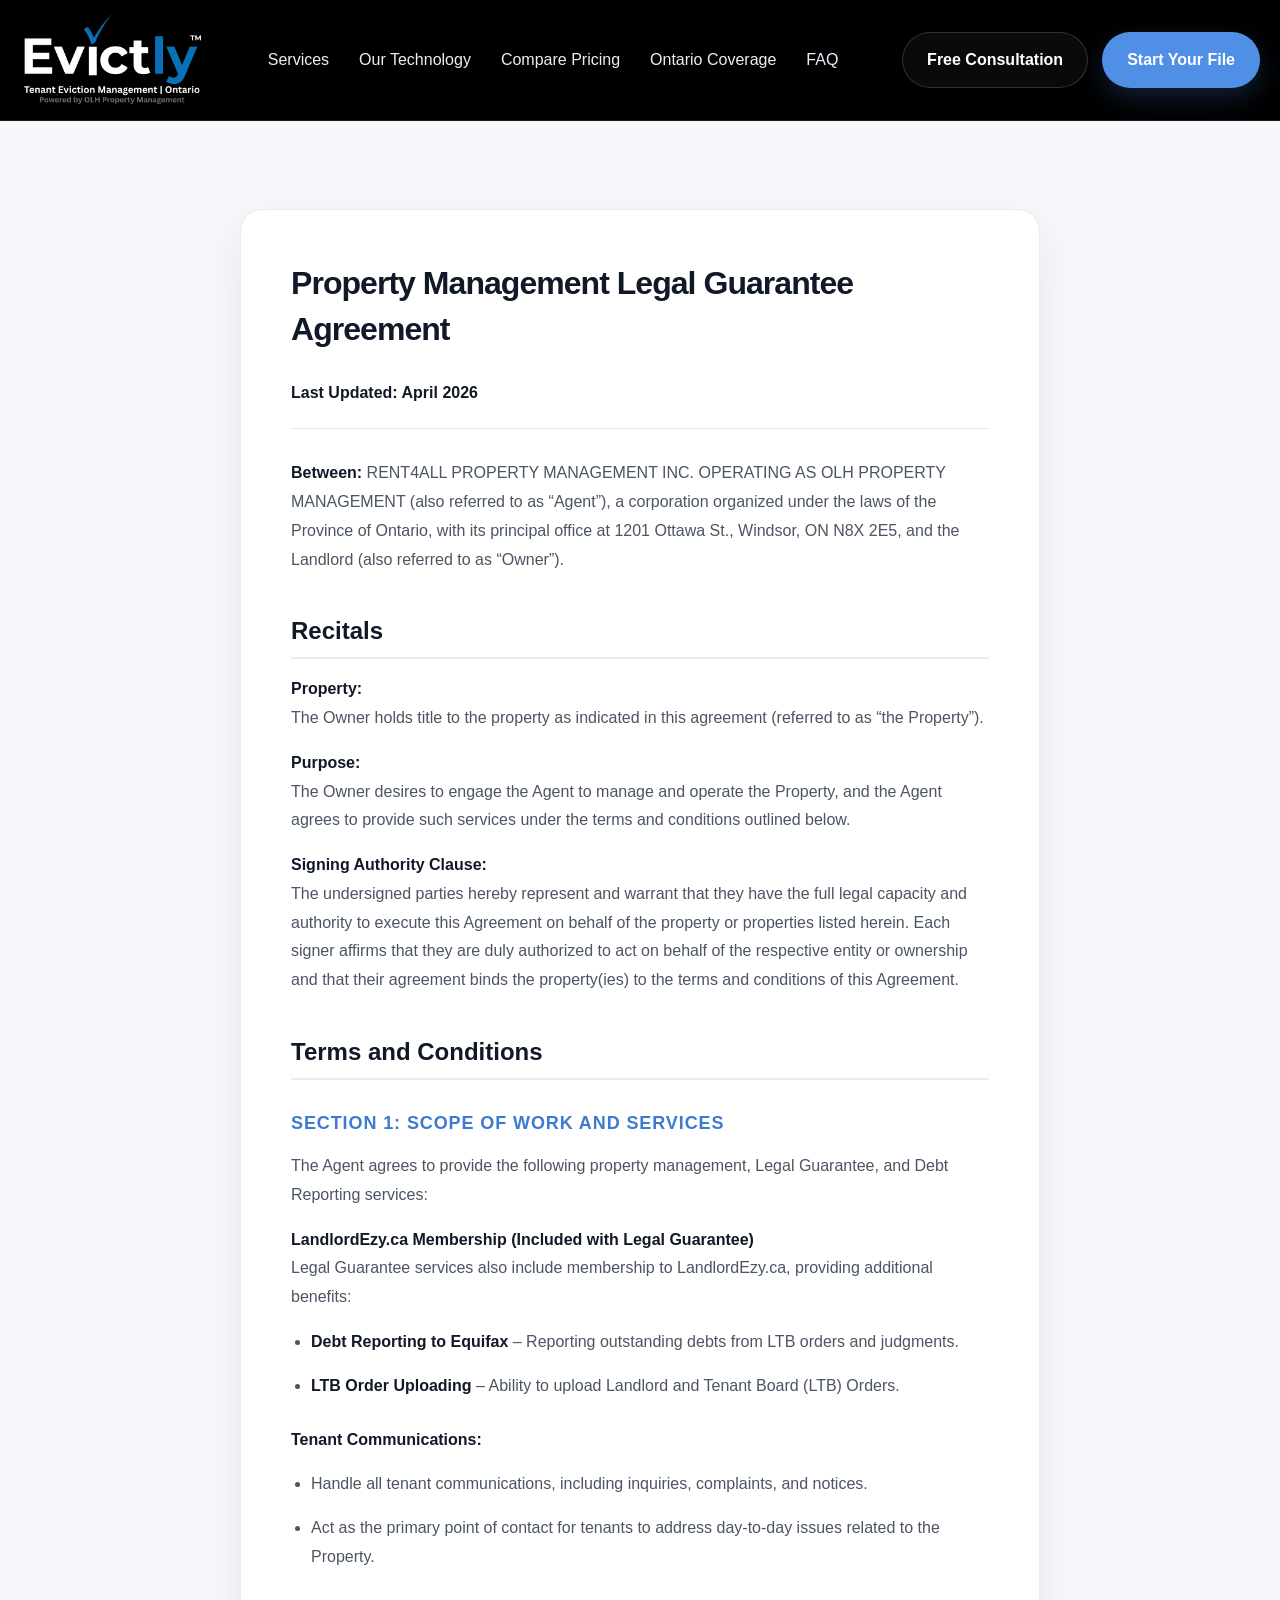
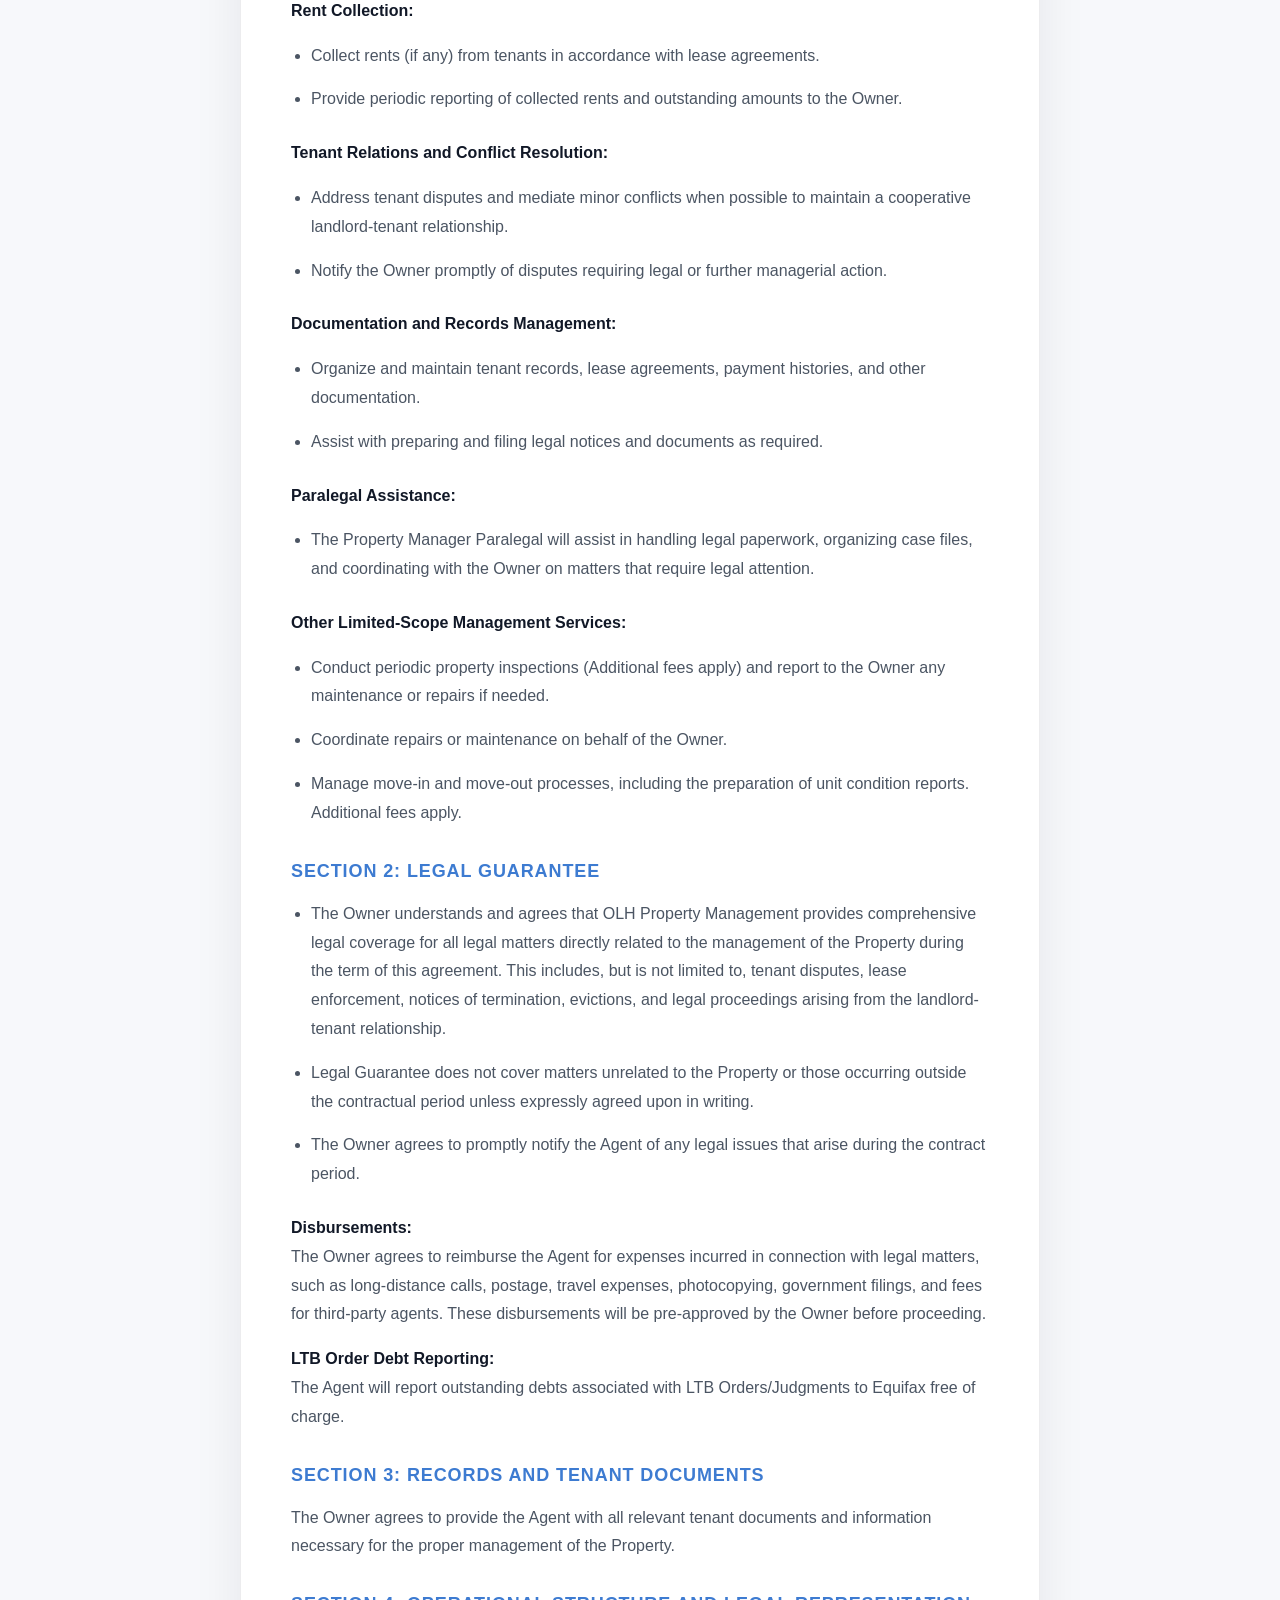
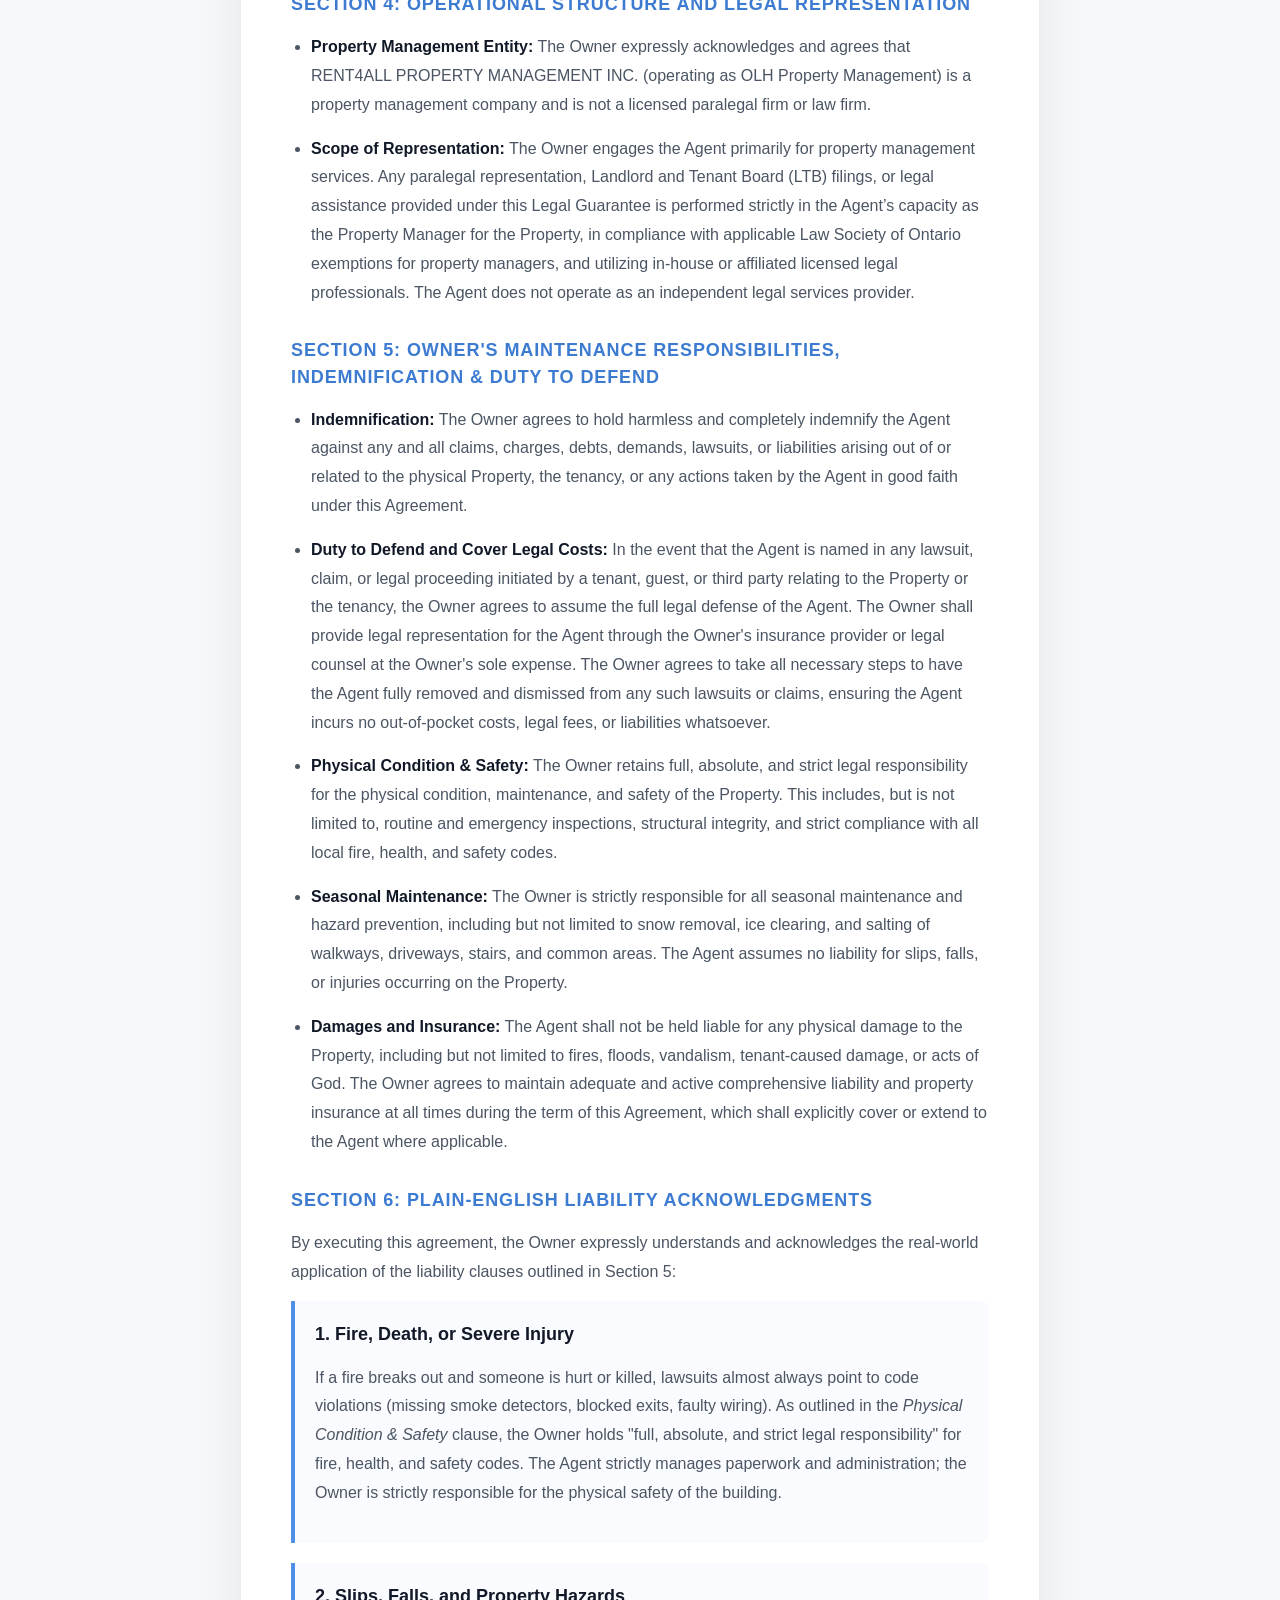
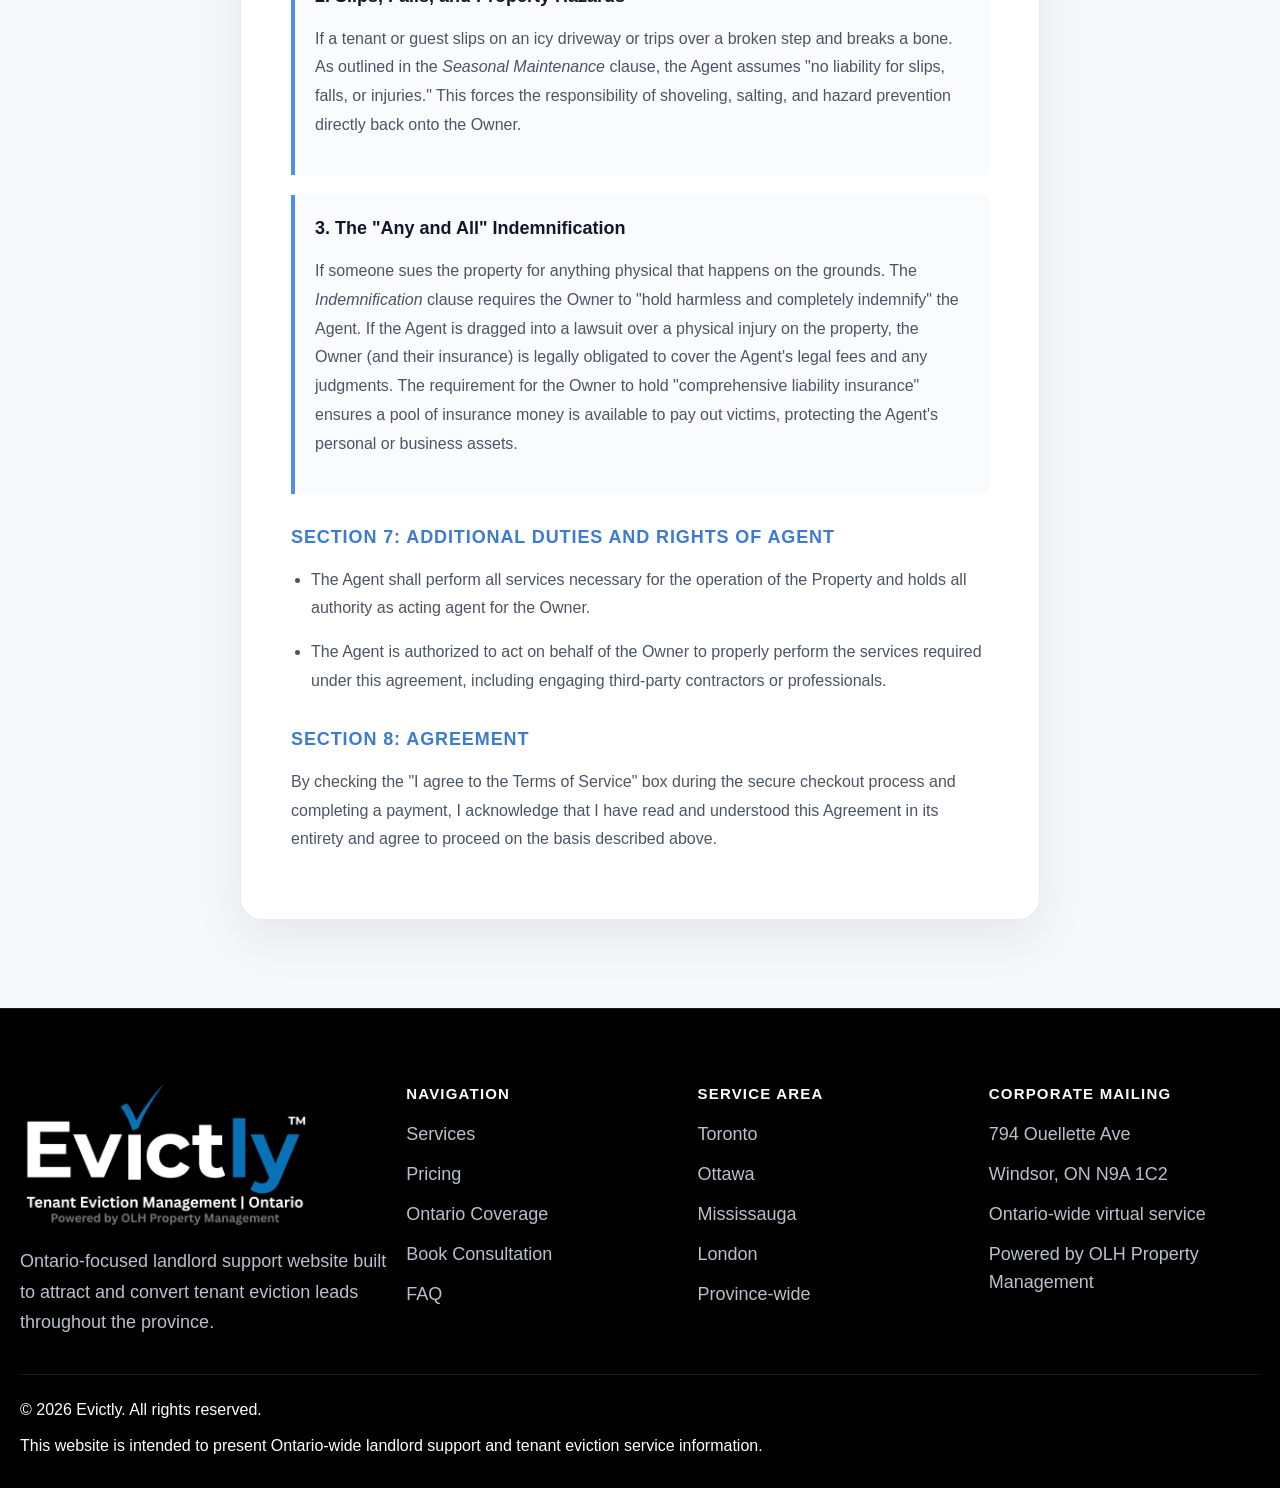
<file: agreement.html>
<!DOCTYPE html>
<html lang="en-CA">
<head>
  <meta charset="UTF-8" />
  <meta name="viewport" content="width=device-width, initial-scale=1.0" />
  <title>Property Management Agreement - Evictly</title>
  
  <meta name="robots" content="noindex, nofollow" />
  
  <meta name="theme-color" content="#050505" />
  <meta name="format-detection" content="telephone=no" />

  <link rel="icon" type="image/png" href="images/evictly-tenant-eviction-services-ontario-logo.png" />

  <style>
    /* ROOT VARIABLES */
    :root {
      --black: #050505;
      --black-soft: #0b0f15;
      --white: #ffffff;
      --white-soft: #f7f8fb;
      --white-card: #ffffff;
      --text-dark: #111827;
      --text-med: #4b5563;
      --text-light: #b8c0cc;
      --line-light: rgba(17, 24, 39, 0.08);
      --line-dark: rgba(255, 255, 255, 0.10);
      --line-dark-strong: rgba(255, 255, 255, 0.16);
      --blue: #4f8fe6;
      --blue-dark: #3d7bd1;
      --blue-soft: #eef5ff;
      --max-width: 1240px;
      --radius: 22px;
      --shadow-soft: 0 18px 50px rgba(17, 24, 39, 0.08);
    }

    /* RESET / GLOBAL */
    * { box-sizing: border-box; }
    html { scroll-behavior: smooth; }
    body {
      margin: 0; background: var(--white-soft); color: var(--text-dark);
      font-family: -apple-system, BlinkMacSystemFont, "Segoe UI", Roboto, Helvetica, Arial, sans-serif;
      line-height: 1.45; -webkit-font-smoothing: antialiased; text-rendering: optimizeLegibility;
    }
    img { display: block; max-width: 100%; }
    a { color: inherit; text-decoration: none; }
    
    .container { width: min(100% - 32px, var(--max-width)); margin: 0 auto; }
    .section { padding: 88px 0; }

    /* BUTTONS */
    .btn {
      display: inline-flex; align-items: center; justify-content: center;
      min-height: 56px; padding: 0 24px; border-radius: 999px; border: 1px solid transparent;
      font-size: 16px; font-weight: 800; cursor: pointer; transition: 0.2s ease;
      white-space: nowrap; text-align: center;
    }
    .btn-primary { background: var(--blue); color: var(--white); box-shadow: 0 10px 26px rgba(79, 143, 230, 0.22); }
    .btn-primary:hover { background: var(--blue-dark); }
    .btn-secondary-dark { background: rgba(255, 255, 255, 0.04); border-color: var(--line-dark-strong); color: var(--white); }
    .btn-secondary-dark:hover { background: rgba(255, 255, 255, 0.08); border-color: rgba(255, 255, 255, 0.25); }

    /* HEADER */
    .site-header {
      position: sticky; top: 0; z-index: 1000;
      background: #000000; border-bottom: 1px solid var(--line-dark);
    }
    .header-inner { min-height: 120px; display: flex; align-items: center; justify-content: space-between; gap: 18px; }
    .brand { display: flex; align-items: center; flex-shrink: 0; min-width: 0; }
    .brand img { width: auto; height: 92px; object-fit: contain; }
    .desktop-nav { display: none; align-items: center; gap: 30px; }
    .desktop-nav a { color: #e9eef7; font-size: 16px; font-weight: 500; transition: color 0.2s ease; }
    .desktop-nav a:hover { color: var(--blue); }
    .header-actions { display: none; align-items: center; gap: 14px; flex-shrink: 0; }
    .menu-toggle {
      appearance: none; width: 48px; height: 48px; border-radius: 14px;
      border: 1px solid var(--line-dark-strong); background: transparent; color: var(--white);
      font-size: 24px; display: inline-flex; align-items: center; justify-content: center;
      cursor: pointer; flex-shrink: 0;
    }
    .mobile-menu { display: none; padding: 0 0 18px; border-top: 1px solid var(--line-dark); }
    .mobile-menu.open { display: block; }
    .mobile-links { display: grid; gap: 6px; padding-top: 16px; }
    .mobile-links a { padding: 10px 2px; color: var(--text-light); font-size: 16px; }
    .mobile-actions { display: grid; gap: 12px; margin-top: 14px; }

    /* LEGAL CONTENT CONTAINER */
    .legal-container {
      background: var(--white-card);
      border: 1px solid var(--line-light);
      border-radius: var(--radius);
      padding: 50px;
      max-width: 800px;
      margin: 0 auto;
      box-shadow: var(--shadow-soft);
    }
    .legal-container h1 { margin-top: 0; color: var(--text-dark); font-size: 32px; letter-spacing: -0.03em; }
    .legal-container h2 { color: var(--text-dark); font-size: 24px; margin-top: 40px; margin-bottom: 15px; border-bottom: 2px solid var(--line-light); padding-bottom: 8px;}
    .legal-container h3 { color: var(--blue-dark); font-size: 18px; margin-top: 30px; margin-bottom: 10px; text-transform: uppercase; letter-spacing: 0.05em;}
    .legal-container p, .legal-container li { color: var(--text-med); font-size: 16px; line-height: 1.8; margin-bottom: 15px; }
    .legal-container ul { padding-left: 20px; margin-bottom: 25px;}
    .legal-container strong { color: var(--text-dark); }
    
    .clarification-box { background: #fafbfe; border-left: 4px solid var(--blue); padding: 20px; margin-bottom: 20px; border-radius: 0 8px 8px 0;}
    .clarification-box h4 { margin: 0 0 10px; color: var(--text-dark); font-size: 18px; }

    /* FOOTER */
    .site-footer {
      background: #000000; border-top: 1px solid var(--line-dark);
      padding: 74px 0 30px; color: var(--white);
    }
    .footer-brand-logo { width: min(100%, 290px); height: auto; object-fit: contain; margin-bottom: 18px; }
    .footer-copy { color: var(--text-light); font-size: 18px; line-height: 1.7; max-width: 440px; }
    .footer-title { margin: 0 0 16px; font-size: 15px; font-weight: 900; color: var(--white); text-transform: uppercase; letter-spacing: 0.08em; }
    .footer-links, .footer-meta { display: grid; gap: 12px; }
    .footer-links a, .footer-meta div, .footer-meta a { color: var(--text-light); font-size: 18px; line-height: 1.55; }
    .footer-grid { display: grid; gap: 20px; }
    .footer-bottom {
      margin-top: 36px; padding-top: 22px; border-top: 1px solid var(--line-dark);
      display: flex; flex-direction: column; gap: 10px; color: var(--muted-2);
      font-size: 16px; line-height: 1.6;
    }

    /* RESPONSIVE */
    @media (min-width: 768px) {
      .footer-grid { grid-template-columns: 1.35fr 1fr 1fr 1fr; }
    }
    @media (min-width: 1100px) {
      .desktop-nav, .header-actions { display: flex; }
      .menu-toggle { display: none; }
    }
    @media (max-width: 1099px) {
      .header-inner { min-height: 104px; }
      .brand img { height: 76px; }
    }
    @media (max-width: 767px) {
      .section { padding: 40px 0; }
      .brand img { height: 56px; }
      .legal-container { padding: 30px 20px; border-radius: 16px; }
      .legal-container h1 { font-size: 26px; }
    }
  </style>
</head>
<body>

  <header class="site-header">
    <div class="container">
      <div class="header-inner">
        <a class="brand" href="index.html" aria-label="Evictly home">
          <img
            src="images/evictly-tenant-eviction-services-ontario-logo.png"
            alt="Evictly Tenant Eviction Services Ontario logo"
            title="Evictly Tenant Eviction Services Ontario"
          />
        </a>

        <nav class="desktop-nav" aria-label="Primary navigation">
          <a href="index.html#services">Services</a>
          <a href="index.html#technology">Our Technology</a>
          <a href="index.html#pricing">Compare Pricing</a>
          <a href="index.html#coverage">Ontario Coverage</a>
          <a href="index.html#faq">FAQ</a>
        </nav>

        <div class="header-actions">
          <a class="btn btn-secondary-dark" href="index.html#book-strategy">Free Consultation</a>
          <a class="btn btn-primary" href="index.html#start-file">Start Your File</a>
        </div>

        <button
          class="menu-toggle"
          id="menuToggle"
          aria-label="Open mobile menu"
          aria-expanded="false"
          aria-controls="mobileMenu"
        >
          ☰
        </button>
      </div>

      <div class="mobile-menu" id="mobileMenu">
        <div class="mobile-links">
          <a href="index.html#services">Services</a>
          <a href="index.html#technology">Our Technology</a>
          <a href="index.html#pricing">Compare Pricing</a>
          <a href="index.html#coverage">Ontario Coverage</a>
          <a href="index.html#faq">FAQ</a>
          <a href="index.html#book-strategy">Free Consultation</a>
        </div>
        <div class="mobile-actions">
          <a class="btn btn-secondary-dark" href="index.html#book-strategy">Free Consultation</a>
          <a class="btn btn-primary" href="index.html#start-file">Start Your File</a>
        </div>
      </div>
    </div>
  </header>

  <main id="top">
    <section class="section">
      <div class="container">
        
        <div class="legal-container">
          <h1>Property Management Legal Guarantee Agreement</h1>
          <p style="font-weight: 700; color: var(--text-dark); margin-bottom: 30px; border-bottom: 1px solid var(--line-light); padding-bottom: 20px;">
            Last Updated: April 2026
          </p>

          <p>
            <strong>Between:</strong> RENT4ALL PROPERTY MANAGEMENT INC. OPERATING AS OLH PROPERTY MANAGEMENT (also referred to as “Agent”), a corporation organized under the laws of the Province of Ontario, with its principal office at 1201 Ottawa St., Windsor, ON N8X 2E5, and the Landlord (also referred to as “Owner”).
          </p>
          
          <h2>Recitals</h2>
          
          <p><strong>Property:</strong><br>
          The Owner holds title to the property as indicated in this agreement (referred to as “the Property”).</p>
          
          <p><strong>Purpose:</strong><br>
          The Owner desires to engage the Agent to manage and operate the Property, and the Agent agrees to provide such services under the terms and conditions outlined below.</p>
          
          <p><strong>Signing Authority Clause:</strong><br>
          The undersigned parties hereby represent and warrant that they have the full legal capacity and authority to execute this Agreement on behalf of the property or properties listed herein. Each signer affirms that they are duly authorized to act on behalf of the respective entity or ownership and that their agreement binds the property(ies) to the terms and conditions of this Agreement.</p>

          <h2>Terms and Conditions</h2>

          <h3>Section 1: Scope of Work and Services</h3>
          <p>The Agent agrees to provide the following property management, Legal Guarantee, and Debt Reporting services:</p>

          <p><strong>LandlordEzy.ca Membership (Included with Legal Guarantee)</strong><br>
          Legal Guarantee services also include membership to LandlordEzy.ca, providing additional benefits:</p>
          <ul>
            <li><strong>Debt Reporting to Equifax</strong> – Reporting outstanding debts from LTB orders and judgments.</li>
            <li><strong>LTB Order Uploading</strong> – Ability to upload Landlord and Tenant Board (LTB) Orders.</li>
          </ul>

          <p><strong>Tenant Communications:</strong></p>
          <ul>
            <li>Handle all tenant communications, including inquiries, complaints, and notices.</li>
            <li>Act as the primary point of contact for tenants to address day-to-day issues related to the Property.</li>
          </ul>

          <p><strong>Rent Collection:</strong></p>
          <ul>
            <li>Collect rents (if any) from tenants in accordance with lease agreements.</li>
            <li>Provide periodic reporting of collected rents and outstanding amounts to the Owner.</li>
          </ul>

          <p><strong>Tenant Relations and Conflict Resolution:</strong></p>
          <ul>
            <li>Address tenant disputes and mediate minor conflicts when possible to maintain a cooperative landlord-tenant relationship.</li>
            <li>Notify the Owner promptly of disputes requiring legal or further managerial action.</li>
          </ul>

          <p><strong>Documentation and Records Management:</strong></p>
          <ul>
            <li>Organize and maintain tenant records, lease agreements, payment histories, and other documentation.</li>
            <li>Assist with preparing and filing legal notices and documents as required.</li>
          </ul>

          <p><strong>Paralegal Assistance:</strong></p>
          <ul>
            <li>The Property Manager Paralegal will assist in handling legal paperwork, organizing case files, and coordinating with the Owner on matters that require legal attention.</li>
          </ul>

          <p><strong>Other Limited-Scope Management Services:</strong></p>
          <ul>
            <li>Conduct periodic property inspections (Additional fees apply) and report to the Owner any maintenance or repairs if needed.</li>
            <li>Coordinate repairs or maintenance on behalf of the Owner.</li>
            <li>Manage move-in and move-out processes, including the preparation of unit condition reports. Additional fees apply.</li>
          </ul>

          <h3>Section 2: Legal Guarantee</h3>
          <ul>
            <li>The Owner understands and agrees that OLH Property Management provides comprehensive legal coverage for all legal matters directly related to the management of the Property during the term of this agreement. This includes, but is not limited to, tenant disputes, lease enforcement, notices of termination, evictions, and legal proceedings arising from the landlord-tenant relationship.</li>
            <li>Legal Guarantee does not cover matters unrelated to the Property or those occurring outside the contractual period unless expressly agreed upon in writing.</li>
            <li>The Owner agrees to promptly notify the Agent of any legal issues that arise during the contract period.</li>
          </ul>

          <p><strong>Disbursements:</strong><br>
          The Owner agrees to reimburse the Agent for expenses incurred in connection with legal matters, such as long-distance calls, postage, travel expenses, photocopying, government filings, and fees for third-party agents. These disbursements will be pre-approved by the Owner before proceeding.</p>

          <p><strong>LTB Order Debt Reporting:</strong><br>
          The Agent will report outstanding debts associated with LTB Orders/Judgments to Equifax free of charge.</p>

          <h3>Section 3: Records and Tenant Documents</h3>
          <p>The Owner agrees to provide the Agent with all relevant tenant documents and information necessary for the proper management of the Property.</p>

          <h3>Section 4: Operational Structure and Legal Representation</h3>
          <ul>
            <li><strong>Property Management Entity:</strong> The Owner expressly acknowledges and agrees that RENT4ALL PROPERTY MANAGEMENT INC. (operating as OLH Property Management) is a property management company and is not a licensed paralegal firm or law firm.</li>
            <li><strong>Scope of Representation:</strong> The Owner engages the Agent primarily for property management services. Any paralegal representation, Landlord and Tenant Board (LTB) filings, or legal assistance provided under this Legal Guarantee is performed strictly in the Agent’s capacity as the Property Manager for the Property, in compliance with applicable Law Society of Ontario exemptions for property managers, and utilizing in-house or affiliated licensed legal professionals. The Agent does not operate as an independent legal services provider.</li>
          </ul>

          <h3>Section 5: Owner's Maintenance Responsibilities, Indemnification & Duty to Defend</h3>
          <ul>
            <li><strong>Indemnification:</strong> The Owner agrees to hold harmless and completely indemnify the Agent against any and all claims, charges, debts, demands, lawsuits, or liabilities arising out of or related to the physical Property, the tenancy, or any actions taken by the Agent in good faith under this Agreement.</li>
            <li><strong>Duty to Defend and Cover Legal Costs:</strong> In the event that the Agent is named in any lawsuit, claim, or legal proceeding initiated by a tenant, guest, or third party relating to the Property or the tenancy, the Owner agrees to assume the full legal defense of the Agent. The Owner shall provide legal representation for the Agent through the Owner's insurance provider or legal counsel at the Owner's sole expense. The Owner agrees to take all necessary steps to have the Agent fully removed and dismissed from any such lawsuits or claims, ensuring the Agent incurs no out-of-pocket costs, legal fees, or liabilities whatsoever.</li>
            <li><strong>Physical Condition & Safety:</strong> The Owner retains full, absolute, and strict legal responsibility for the physical condition, maintenance, and safety of the Property. This includes, but is not limited to, routine and emergency inspections, structural integrity, and strict compliance with all local fire, health, and safety codes.</li>
            <li><strong>Seasonal Maintenance:</strong> The Owner is strictly responsible for all seasonal maintenance and hazard prevention, including but not limited to snow removal, ice clearing, and salting of walkways, driveways, stairs, and common areas. The Agent assumes no liability for slips, falls, or injuries occurring on the Property.</li>
            <li><strong>Damages and Insurance:</strong> The Agent shall not be held liable for any physical damage to the Property, including but not limited to fires, floods, vandalism, tenant-caused damage, or acts of God. The Owner agrees to maintain adequate and active comprehensive liability and property insurance at all times during the term of this Agreement, which shall explicitly cover or extend to the Agent where applicable.</li>
          </ul>

          <h3>Section 6: Plain-English Liability Acknowledgments</h3>
          <p>By executing this agreement, the Owner expressly understands and acknowledges the real-world application of the liability clauses outlined in Section 5:</p>
          
          <div class="clarification-box">
            <h4>1. Fire, Death, or Severe Injury</h4>
            <p>If a fire breaks out and someone is hurt or killed, lawsuits almost always point to code violations (missing smoke detectors, blocked exits, faulty wiring). As outlined in the <em>Physical Condition & Safety</em> clause, the Owner holds "full, absolute, and strict legal responsibility" for fire, health, and safety codes. The Agent strictly manages paperwork and administration; the Owner is strictly responsible for the physical safety of the building.</p>
          </div>
          
          <div class="clarification-box">
            <h4>2. Slips, Falls, and Property Hazards</h4>
            <p>If a tenant or guest slips on an icy driveway or trips over a broken step and breaks a bone. As outlined in the <em>Seasonal Maintenance</em> clause, the Agent assumes "no liability for slips, falls, or injuries." This forces the responsibility of shoveling, salting, and hazard prevention directly back onto the Owner.</p>
          </div>
          
          <div class="clarification-box">
            <h4>3. The "Any and All" Indemnification</h4>
            <p>If someone sues the property for anything physical that happens on the grounds. The <em>Indemnification</em> clause requires the Owner to "hold harmless and completely indemnify" the Agent. If the Agent is dragged into a lawsuit over a physical injury on the property, the Owner (and their insurance) is legally obligated to cover the Agent's legal fees and any judgments. The requirement for the Owner to hold "comprehensive liability insurance" ensures a pool of insurance money is available to pay out victims, protecting the Agent's personal or business assets.</p>
          </div>

          <h3>Section 7: Additional Duties and Rights of Agent</h3>
          <ul>
            <li>The Agent shall perform all services necessary for the operation of the Property and holds all authority as acting agent for the Owner.</li>
            <li>The Agent is authorized to act on behalf of the Owner to properly perform the services required under this agreement, including engaging third-party contractors or professionals.</li>
          </ul>

          <h3>Section 8: Agreement</h3>
          <p>By checking the "I agree to the Terms of Service" box during the secure checkout process and completing a payment, I acknowledge that I have read and understood this Agreement in its entirety and agree to proceed on the basis described above.</p>

        </div>

      </div>
    </section>
  </main>

  <footer class="site-footer">
    <div class="container">
      <div class="footer-grid">
        <div>
          <img
            class="footer-brand-logo"
            src="images/evictly-tenant-eviction-services-ontario-logo.png"
            alt="Evictly Tenant Eviction Services Ontario logo"
          />
          <div class="footer-copy">
            Ontario-focused landlord support website built to attract and convert
            tenant eviction leads throughout the province.
          </div>
        </div>

        <div>
          <div class="footer-title">Navigation</div>
          <div class="footer-links">
            <a href="index.html#services">Services</a>
            <a href="index.html#pricing">Pricing</a>
            <a href="index.html#coverage">Ontario Coverage</a>
            <a href="index.html#book-strategy">Book Consultation</a>
            <a href="index.html#faq">FAQ</a>
          </div>
        </div>

        <div>
          <div class="footer-title">Service Area</div>
          <div class="footer-links">
            <a href="#">Toronto</a>
            <a href="#">Ottawa</a>
            <a href="#">Mississauga</a>
            <a href="#">London</a>
            <a href="#">Province-wide</a>
          </div>
        </div>

        <div>
          <div class="footer-title">Corporate Mailing</div>
          <div class="footer-meta">
            <div>794 Ouellette Ave</div>
            <div>Windsor, ON N9A 1C2</div>
            <div>Ontario-wide virtual service</div>
            <a href="https://olhgroup.ca/" target="_blank" rel="noopener">Powered by OLH Property Management</a>
          </div>
        </div>
      </div>

      <div class="footer-bottom">
        <div>&copy; 2026 Evictly. All rights reserved.</div>
        <div>
          This website is intended to present Ontario-wide landlord support and tenant eviction service information.
        </div>
      </div>
    </div>
  </footer>

  <script>
    // Mobile Menu Toggle
    const menuToggle = document.getElementById("menuToggle");
    const mobileMenu = document.getElementById("mobileMenu");

    if (menuToggle && mobileMenu) {
      menuToggle.addEventListener("click", () => {
        const isOpen = mobileMenu.classList.toggle("open");
        menuToggle.setAttribute("aria-expanded", isOpen ? "true" : "false");
      });
      mobileMenu.querySelectorAll("a").forEach((link) => {
        link.addEventListener("click", () => {
          mobileMenu.classList.remove("open");
          menuToggle.setAttribute("aria-expanded", "false");
        });
      });
    }
  </script>
</body>
</html>
</file>
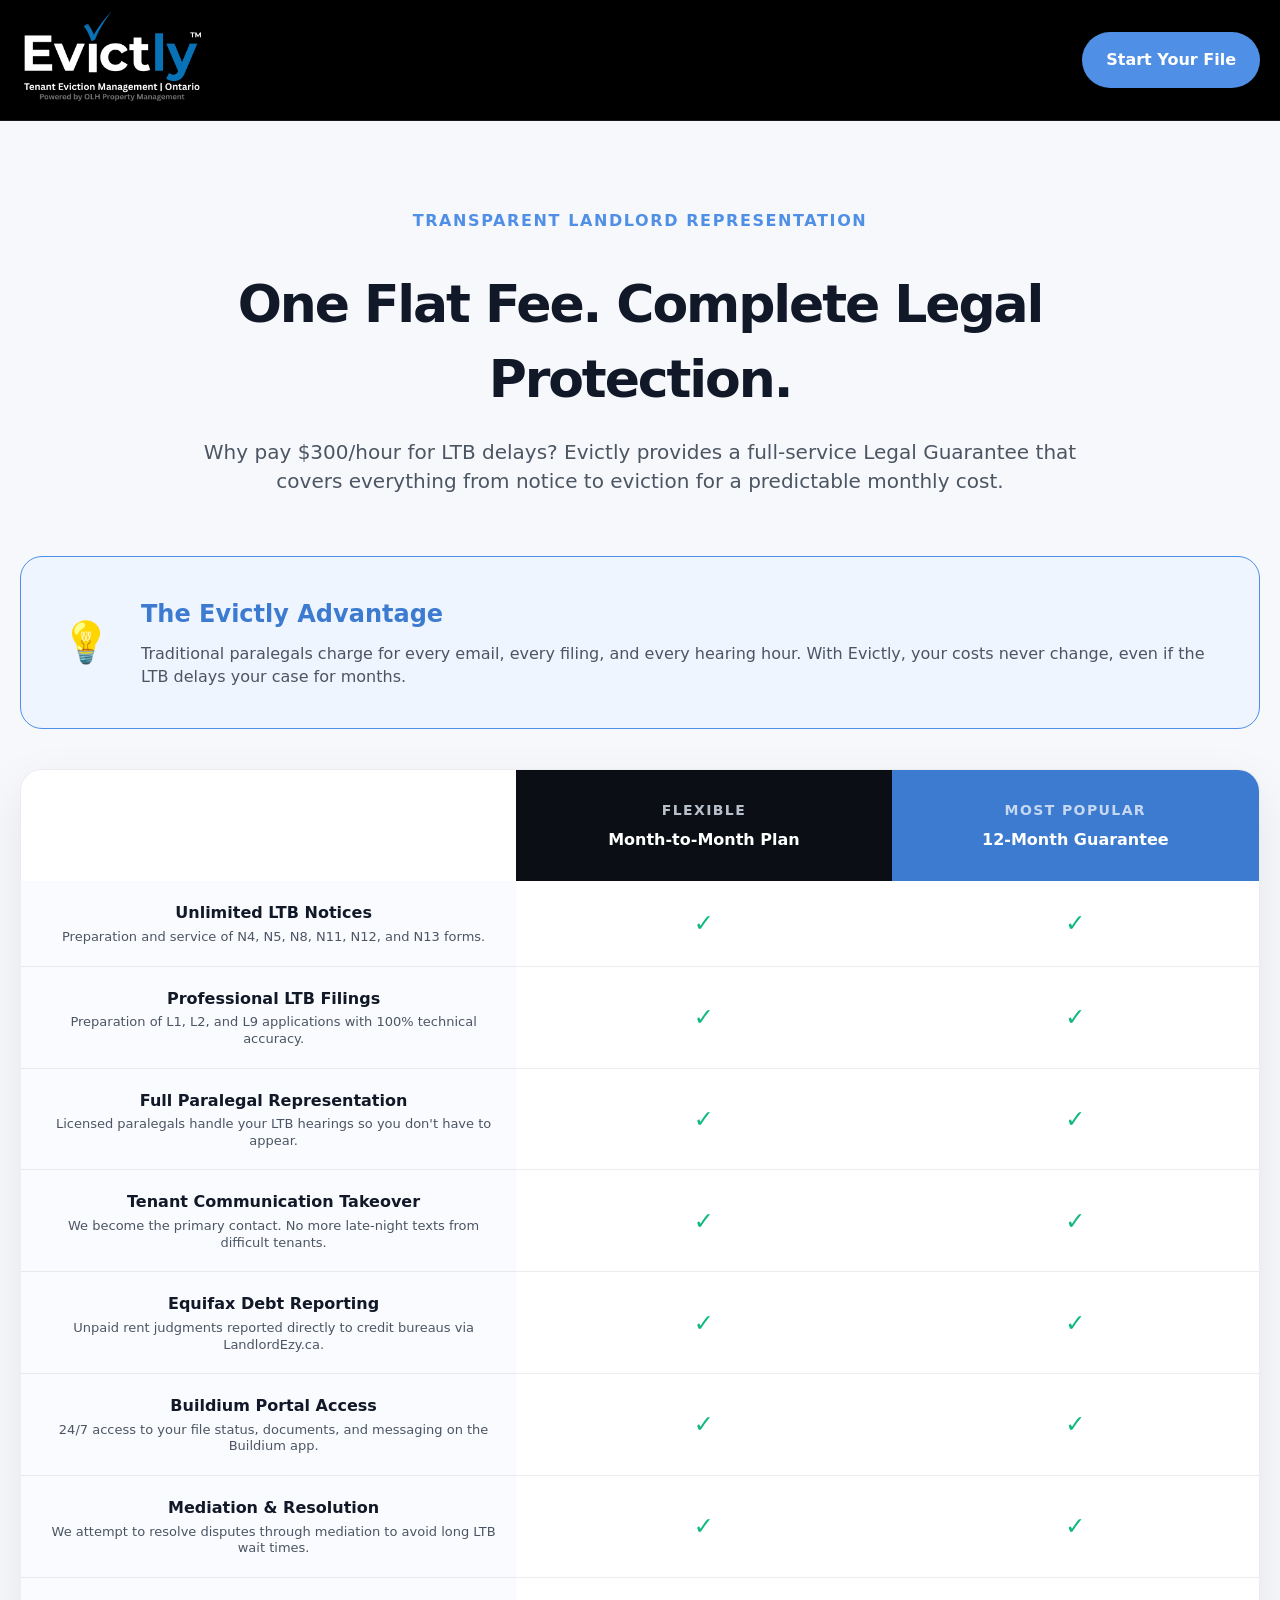
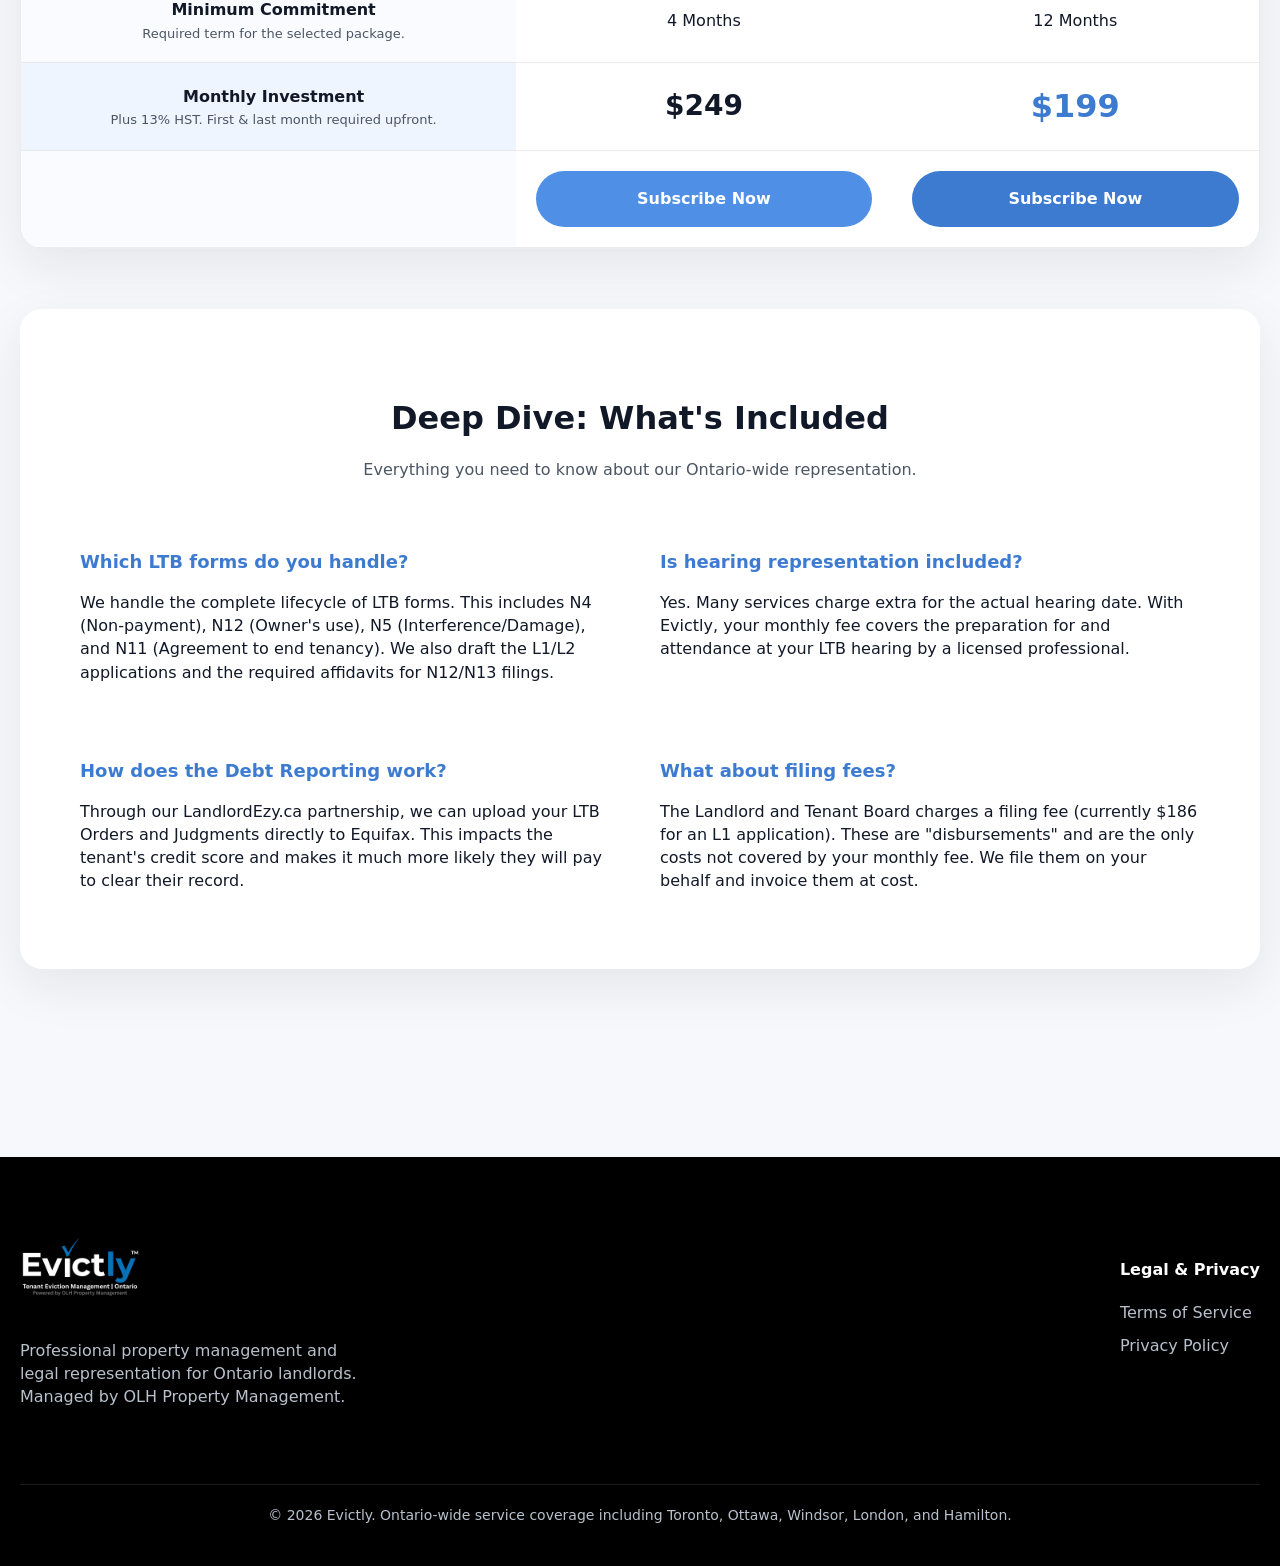
<file: pricing.html>
<!DOCTYPE html>
<html lang="en-CA">
<head>
  <meta charset="UTF-8" />
  <meta name="viewport" content="width=device-width, initial-scale=1.0" />
  
  <title>Ontario LTB Representation Pricing | Eviction Service Costs</title>
  <meta name="description" content="Stop paying hourly paralegal fees. Evictly offers flat-fee LTB representation, N4/N12 notice filing, and debt reporting for Ontario landlords. View our legal guarantee packages." />
  <link rel="canonical" href="https://evicttenant.ca/pricing.html" />

  <script type="application/ld+json">
  {
    "@context": "https://schema.org/",
    "@type": "Product",
    "name": "Evictly Legal Guarantee",
    "description": "Flat-fee LTB representation and property management service for Ontario landlords.",
    "brand": { "@type": "Brand", "name": "Evictly" },
    "offers": {
      "@type": "AggregateOffer",
      "lowPrice": "199.00",
      "highPrice": "249.00",
      "priceCurrency": "CAD",
      "offerCount": "2"
    }
  }
  </script>

  <link rel="icon" type="image/png" href="images/evictly-tenant-eviction-services-ontario-logo.png" />

  <style>
    :root {
      --black: #050505; --black-soft: #0b0f15; --white: #ffffff; --white-soft: #f7f8fb;
      --white-card: #ffffff; --text-dark: #111827; --text-med: #4b5563; --text-light: #b8c0cc;
      --line-light: rgba(17, 24, 39, 0.08); --line-dark: rgba(255, 255, 255, 0.10);
      --blue: #4f8fe6; --blue-dark: #3d7bd1; --blue-soft: #eef5ff; --green: #10b981;
      --max-width: 1240px; --radius: 22px; --shadow-soft: 0 18px 50px rgba(17, 24, 39, 0.08);
    }
    * { box-sizing: border-box; }
    html { scroll-behavior: smooth; }
    body { margin: 0; background: var(--white-soft); color: var(--text-dark); font-family: -apple-system, system-ui, sans-serif; line-height: 1.45; }
    .container { width: min(100% - 32px, var(--max-width)); margin: 0 auto; }
    .section { padding: 88px 0; }
    .btn { display: inline-flex; align-items: center; justify-content: center; min-height: 56px; padding: 0 24px; border-radius: 999px; font-weight: 800; cursor: pointer; transition: 0.2s; text-decoration: none; border: none; }
    .btn-primary { background: var(--blue); color: var(--white); width: 100%; }
    .site-header { position: sticky; top: 0; z-index: 1000; background: #000000; border-bottom: 1px solid var(--line-dark); }
    .header-inner { min-height: 120px; display: flex; align-items: center; justify-content: space-between; }
    .brand img { height: 92px; }

    .pricing-header { text-align: center; max-width: 900px; margin: 0 auto 60px; }
    .pricing-header h1 { font-size: clamp(34px, 5vw, 52px); margin-bottom: 20px; letter-spacing: -0.04em; }
    .pricing-header p { font-size: 20px; color: var(--text-med); }

    .value-box { background: var(--blue-soft); border-radius: var(--radius); padding: 40px; margin-bottom: 40px; border: 1px solid var(--blue); display: flex; align-items: center; gap: 30px; }
    .value-box h2 { margin: 0; color: var(--blue-dark); font-size: 24px; }
    
    .table-wrapper { overflow-x: auto; background: var(--white-card); border-radius: var(--radius); box-shadow: var(--shadow-soft); border: 1px solid var(--line-light); margin-bottom: 60px; }
    .pricing-table { width: 100%; border-collapse: collapse; min-width: 900px; }
    .pricing-table th { background: var(--black-soft); color: var(--white); padding: 30px 20px; text-align: center; }
    .pricing-table td { padding: 20px; border-bottom: 1px solid var(--line-light); text-align: center; vertical-align: middle; }
    .feature-name { text-align: left; background: #fafbfe; width: 40%; padding-left: 30px !important; }
    .feature-name strong { display: block; font-size: 16px; margin-bottom: 4px; }
    .feature-name small { color: var(--text-med); font-size: 13px; line-height: 1.3; display: block; }
    
    .check { color: var(--green); font-size: 24px; font-weight: bold; }
    .package-label { font-size: 14px; text-transform: uppercase; letter-spacing: 0.1em; color: var(--text-light); margin-bottom: 8px; display: block; }

    .faq-section { background: var(--white-card); padding: 60px; border-radius: var(--radius); margin-top: 60px; box-shadow: var(--shadow-soft); }
    .faq-grid { display: grid; grid-template-columns: 1fr 1fr; gap: 40px; margin-top: 40px; }
    .faq-item h3 { font-size: 18px; margin-bottom: 12px; color: var(--blue-dark); }
    
    .footer { background: #000; color: #fff; padding: 80px 0 40px; margin-top: 100px; }
    @media (max-width: 767px) { .header-inner { min-height: 80px; } .brand img { height: 50px; } .value-box { flex-direction: column; text-align: center; } .faq-grid { grid-template-columns: 1fr; } }
  </style>
</head>
<body>

  <header class="site-header">
    <div class="container">
      <div class="header-inner">
        <a href="index.html" class="brand"><img src="images/evictly-tenant-eviction-services-ontario-logo.png" alt="Evictly"></a>
        <a class="btn btn-primary" href="index.html#start-file" style="width: auto;">Start Your File</a>
      </div>
    </div>
  </header>

  <main class="container section">
    <div class="pricing-header">
      <span style="color: var(--blue); font-weight: 700; text-transform: uppercase; letter-spacing: 0.1em;">Transparent Landlord Representation</span>
      <h1>One Flat Fee. Complete Legal Protection.</h1>
      <p>Why pay $300/hour for LTB delays? Evictly provides a full-service Legal Guarantee that covers everything from notice to eviction for a predictable monthly cost.</p>
    </div>

    <div class="value-box">
      <div style="font-size: 40px;">💡</div>
      <div>
        <h2>The Evictly Advantage</h2>
        <p style="margin: 10px 0 0; color: var(--text-med);">Traditional paralegals charge for every email, every filing, and every hearing hour. With Evictly, your costs never change, even if the LTB delays your case for months.</p>
      </div>
    </div>

    <div class="table-wrapper">
      <table class="pricing-table">
        <thead>
          <tr>
            <th style="background: var(--white); border-bottom: none;"></th>
            <th>
              <span class="package-label">Flexible</span>
              Month-to-Month Plan
            </th>
            <th style="background: var(--blue-dark);">
              <span class="package-label" style="color: rgba(255,255,255,0.7);">Most Popular</span>
              12-Month Guarantee
            </th>
          </tr>
        </thead>
        <tbody>
          <tr>
            <td class="feature-name">
              <strong>Unlimited LTB Notices</strong>
              <small>Preparation and service of N4, N5, N8, N11, N12, and N13 forms.</small>
            </td>
            <td><span class="check">✓</span></td>
            <td><span class="check">✓</span></td>
          </tr>
          <tr>
            <td class="feature-name">
              <strong>Professional LTB Filings</strong>
              <small>Preparation of L1, L2, and L9 applications with 100% technical accuracy.</small>
            </td>
            <td><span class="check">✓</span></td>
            <td><span class="check">✓</span></td>
          </tr>
          <tr>
            <td class="feature-name">
              <strong>Full Paralegal Representation</strong>
              <small>Licensed paralegals handle your LTB hearings so you don't have to appear.</small>
            </td>
            <td><span class="check">✓</span></td>
            <td><span class="check">✓</span></td>
          </tr>
          <tr>
            <td class="feature-name">
              <strong>Tenant Communication Takeover</strong>
              <small>We become the primary contact. No more late-night texts from difficult tenants.</small>
            </td>
            <td><span class="check">✓</span></td>
            <td><span class="check">✓</span></td>
          </tr>
          <tr>
            <td class="feature-name">
              <strong>Equifax Debt Reporting</strong>
              <small>Unpaid rent judgments reported directly to credit bureaus via LandlordEzy.ca.</small>
            </td>
            <td><span class="check">✓</span></td>
            <td><span class="check">✓</span></td>
          </tr>
          <tr>
            <td class="feature-name">
              <strong>Buildium Portal Access</strong>
              <small>24/7 access to your file status, documents, and messaging on the Buildium app.</small>
            </td>
            <td><span class="check">✓</span></td>
            <td><span class="check">✓</span></td>
          </tr>
          <tr>
            <td class="feature-name">
              <strong>Mediation & Resolution</strong>
              <small>We attempt to resolve disputes through mediation to avoid long LTB wait times.</small>
            </td>
            <td><span class="check">✓</span></td>
            <td><span class="check">✓</span></td>
          </tr>
          <tr>
            <td class="feature-name">
              <strong>Minimum Commitment</strong>
              <small>Required term for the selected package.</small>
            </td>
            <td>4 Months</td>
            <td>12 Months</td>
          </tr>
          <tr>
            <td class="feature-name" style="background: #eef5ff;">
              <strong>Monthly Investment</strong>
              <small>Plus 13% HST. First & last month required upfront.</small>
            </td>
            <td style="font-size: 28px; font-weight: 800;">$249</td>
            <td style="font-size: 32px; font-weight: 800; color: var(--blue-dark);">$199</td>
          </tr>
          <tr>
            <td style="background: #fafbfe;"></td>
            <td><a href="https://buy.stripe.com/7sY4gA5NR7g32m92UHafS05" class="btn btn-primary">Subscribe Now</a></td>
            <td><a href="https://buy.stripe.com/28EfZi1xB1VJ3qdan9afS06" class="btn btn-primary" style="background: var(--blue-dark);">Subscribe Now</a></td>
          </tr>
        </tbody>
      </table>
    </div>

    <div class="faq-section">
      <h2 style="text-align: center; font-size: 32px; margin-bottom: 10px;">Deep Dive: What's Included</h2>
      <p style="text-align: center; color: var(--text-med); margin-bottom: 50px;">Everything you need to know about our Ontario-wide representation.</p>
      
      <div class="faq-grid">
        <div class="faq-item">
          <h3>Which LTB forms do you handle?</h3>
          <p>We handle the complete lifecycle of LTB forms. This includes N4 (Non-payment), N12 (Owner's use), N5 (Interference/Damage), and N11 (Agreement to end tenancy). We also draft the L1/L2 applications and the required affidavits for N12/N13 filings.</p>
        </div>
        <div class="faq-item">
          <h3>Is hearing representation included?</h3>
          <p>Yes. Many services charge extra for the actual hearing date. With Evictly, your monthly fee covers the preparation for and attendance at your LTB hearing by a licensed professional.</p>
        </div>
        <div class="faq-item">
          <h3>How does the Debt Reporting work?</h3>
          <p>Through our LandlordEzy.ca partnership, we can upload your LTB Orders and Judgments directly to Equifax. This impacts the tenant's credit score and makes it much more likely they will pay to clear their record.</p>
        </div>
        <div class="faq-item">
          <h3>What about filing fees?</h3>
          <p>The Landlord and Tenant Board charges a filing fee (currently $186 for an L1 application). These are "disbursements" and are the only costs not covered by your monthly fee. We file them on your behalf and invoice them at cost.</p>
        </div>
      </div>
    </div>
  </main>

  <footer class="footer">
    <div class="container">
      <div style="display: flex; justify-content: space-between; flex-wrap: wrap; gap: 40px;">
        <div style="max-width: 350px;">
          <img src="images/evictly-tenant-eviction-services-ontario-logo.png" alt="Evictly" style="height: 60px; margin-bottom: 20px;">
          <p style="color: var(--text-light);">Professional property management and legal representation for Ontario landlords. Managed by OLH Property Management.</p>
        </div>
        <div>
          <h4 style="margin-bottom: 20px;">Legal & Privacy</h4>
          <a href="agreement.html" style="display:block; color: var(--text-light); margin-bottom: 10px; text-decoration: none;">Terms of Service</a>
          <a href="privacy.html" style="display:block; color: var(--text-light); text-decoration: none;">Privacy Policy</a>
        </div>
      </div>
      <div style="margin-top: 60px; padding-top: 20px; border-top: 1px solid var(--line-dark); text-align: center; color: var(--text-light); font-size: 14px;">
        &copy; 2026 Evictly. Ontario-wide service coverage including Toronto, Ottawa, Windsor, London, and Hamilton.
      </div>
    </div>
  </footer>

</body>
</html>
</file>
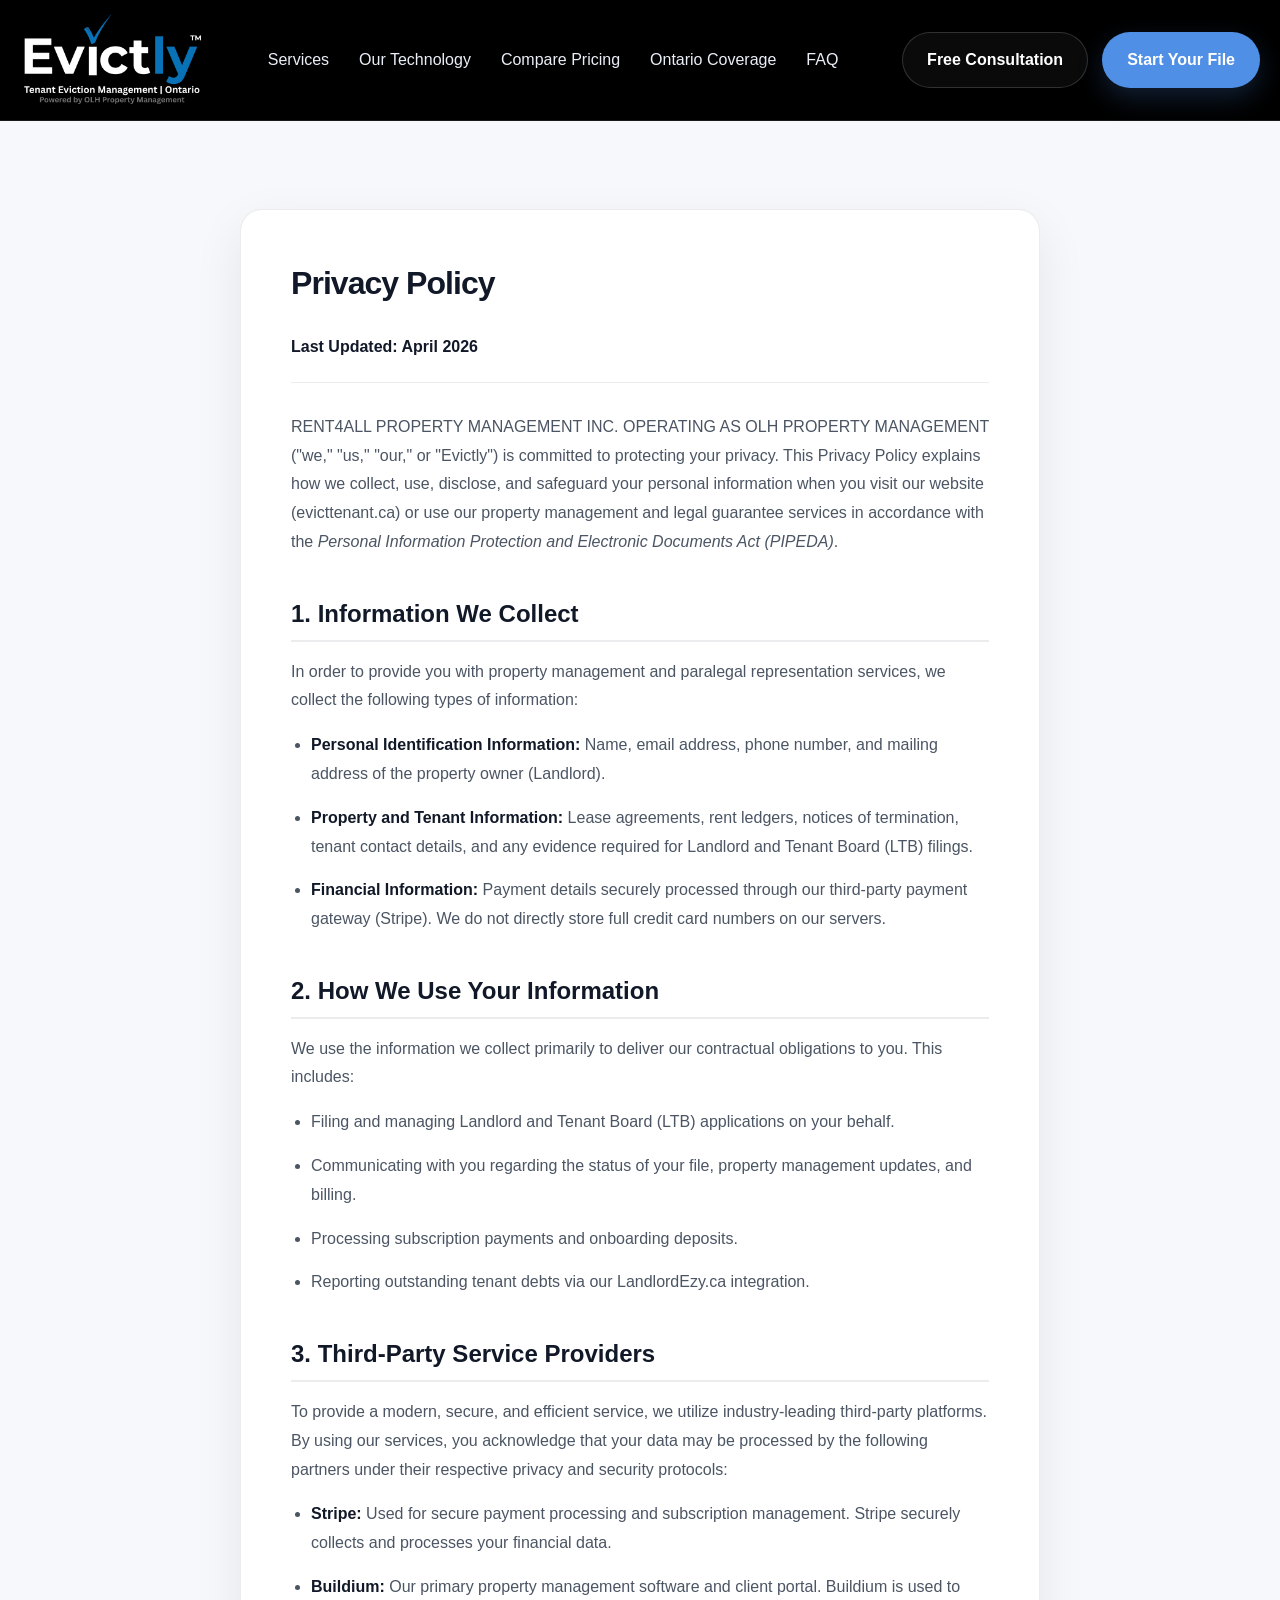
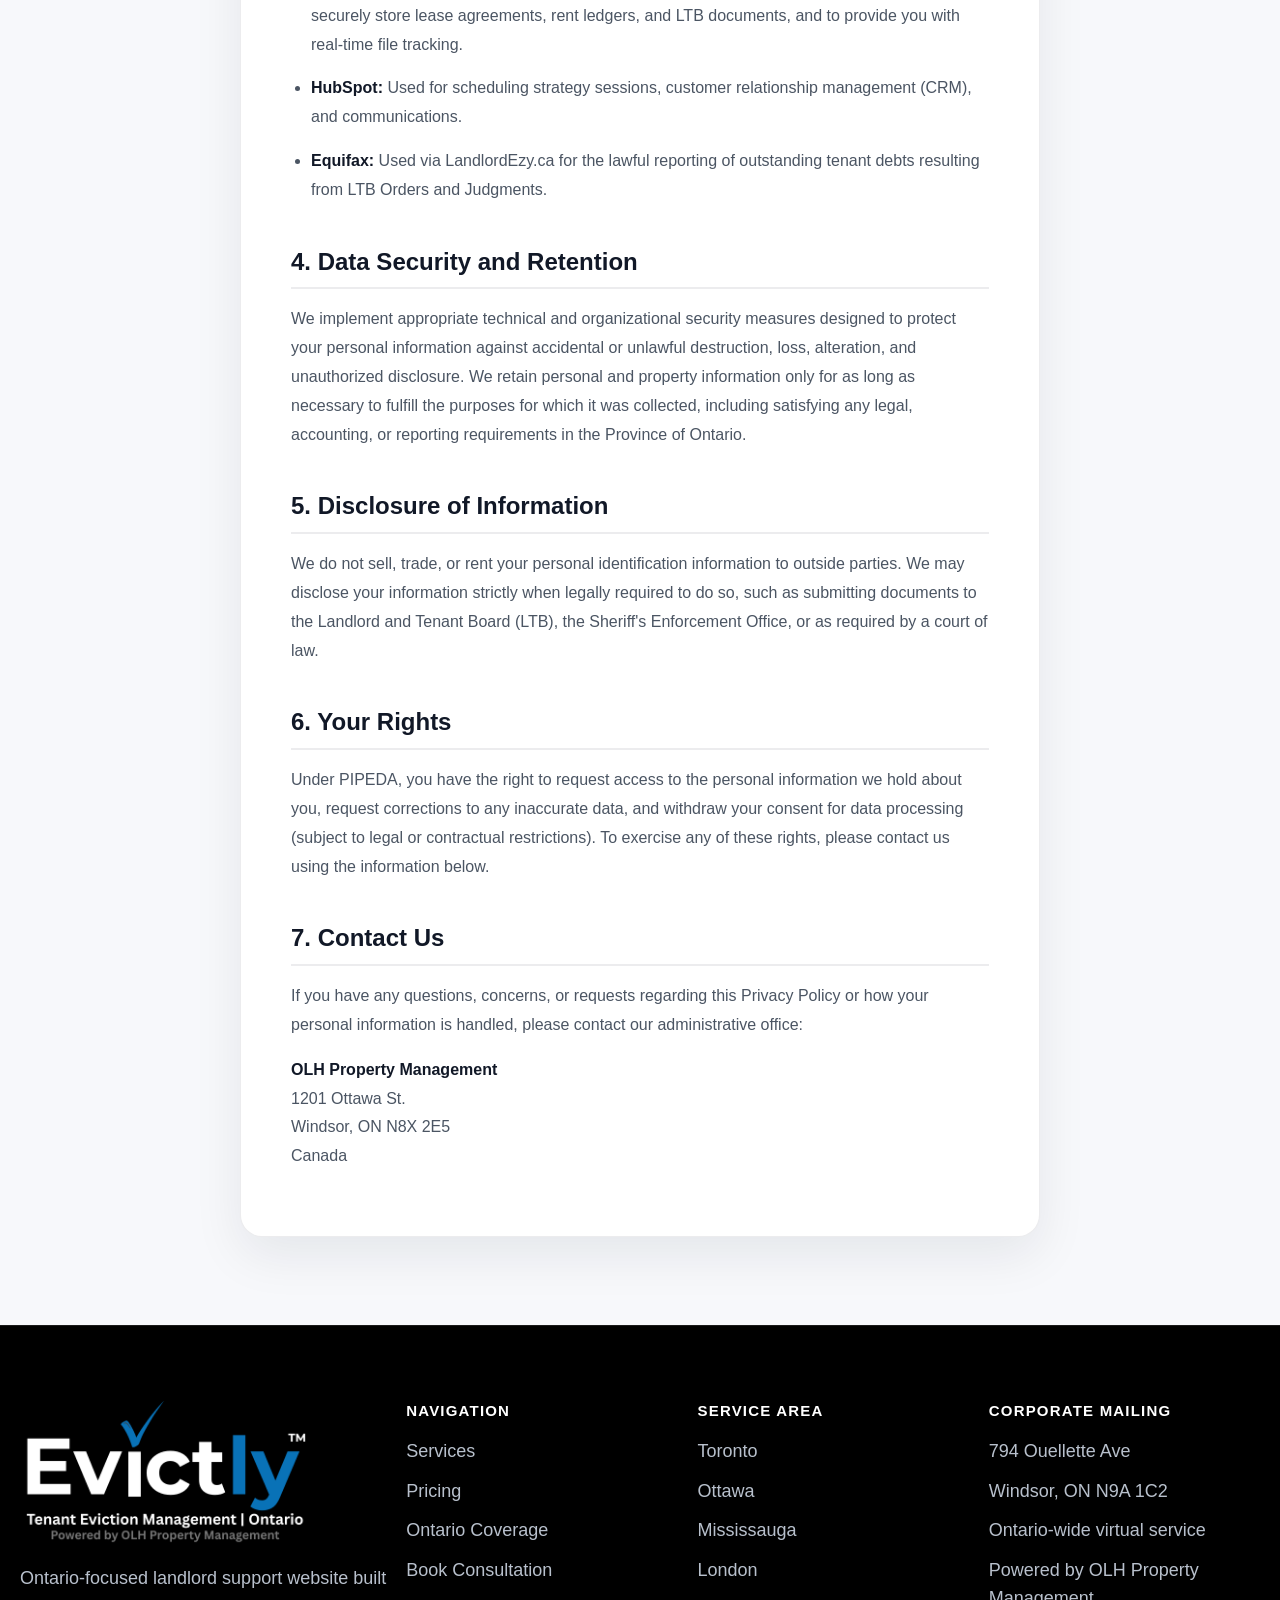
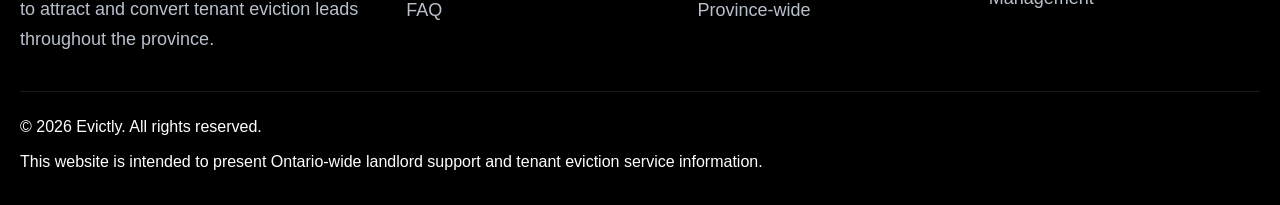
<file: privacy.html>
<!DOCTYPE html>
<html lang="en-CA">
<head>
  <meta charset="UTF-8" />
  <meta name="viewport" content="width=device-width, initial-scale=1.0" />
  <title>Privacy Policy - Evictly</title>
  
  <meta name="robots" content="noindex, nofollow" />
  
  <meta name="theme-color" content="#050505" />
  <meta name="format-detection" content="telephone=no" />

  <link rel="icon" type="image/png" href="images/evictly-tenant-eviction-services-ontario-logo.png" />

  <style>
    /* ROOT VARIABLES */
    :root {
      --black: #050505;
      --black-soft: #0b0f15;
      --white: #ffffff;
      --white-soft: #f7f8fb;
      --white-card: #ffffff;
      --text-dark: #111827;
      --text-med: #4b5563;
      --text-light: #b8c0cc;
      --line-light: rgba(17, 24, 39, 0.08);
      --line-dark: rgba(255, 255, 255, 0.10);
      --line-dark-strong: rgba(255, 255, 255, 0.16);
      --blue: #4f8fe6;
      --blue-dark: #3d7bd1;
      --blue-soft: #eef5ff;
      --max-width: 1240px;
      --radius: 22px;
      --shadow-soft: 0 18px 50px rgba(17, 24, 39, 0.08);
    }

    /* RESET / GLOBAL */
    * { box-sizing: border-box; }
    html { scroll-behavior: smooth; }
    body {
      margin: 0; background: var(--white-soft); color: var(--text-dark);
      font-family: -apple-system, BlinkMacSystemFont, "Segoe UI", Roboto, Helvetica, Arial, sans-serif;
      line-height: 1.45; -webkit-font-smoothing: antialiased; text-rendering: optimizeLegibility;
    }
    img { display: block; max-width: 100%; }
    a { color: inherit; text-decoration: none; }
    
    .container { width: min(100% - 32px, var(--max-width)); margin: 0 auto; }
    .section { padding: 88px 0; }

    /* BUTTONS */
    .btn {
      display: inline-flex; align-items: center; justify-content: center;
      min-height: 56px; padding: 0 24px; border-radius: 999px; border: 1px solid transparent;
      font-size: 16px; font-weight: 800; cursor: pointer; transition: 0.2s ease;
      white-space: nowrap; text-align: center;
    }
    .btn-primary { background: var(--blue); color: var(--white); box-shadow: 0 10px 26px rgba(79, 143, 230, 0.22); }
    .btn-primary:hover { background: var(--blue-dark); }
    .btn-secondary-dark { background: rgba(255, 255, 255, 0.04); border-color: var(--line-dark-strong); color: var(--white); }
    .btn-secondary-dark:hover { background: rgba(255, 255, 255, 0.08); border-color: rgba(255, 255, 255, 0.25); }

    /* HEADER */
    .site-header {
      position: sticky; top: 0; z-index: 1000;
      background: #000000; border-bottom: 1px solid var(--line-dark);
    }
    .header-inner { min-height: 120px; display: flex; align-items: center; justify-content: space-between; gap: 18px; }
    .brand { display: flex; align-items: center; flex-shrink: 0; min-width: 0; }
    .brand img { width: auto; height: 92px; object-fit: contain; }
    .desktop-nav { display: none; align-items: center; gap: 30px; }
    .desktop-nav a { color: #e9eef7; font-size: 16px; font-weight: 500; transition: color 0.2s ease; }
    .desktop-nav a:hover { color: var(--blue); }
    .header-actions { display: none; align-items: center; gap: 14px; flex-shrink: 0; }
    .menu-toggle {
      appearance: none; width: 48px; height: 48px; border-radius: 14px;
      border: 1px solid var(--line-dark-strong); background: transparent; color: var(--white);
      font-size: 24px; display: inline-flex; align-items: center; justify-content: center;
      cursor: pointer; flex-shrink: 0;
    }
    .mobile-menu { display: none; padding: 0 0 18px; border-top: 1px solid var(--line-dark); }
    .mobile-menu.open { display: block; }
    .mobile-links { display: grid; gap: 6px; padding-top: 16px; }
    .mobile-links a { padding: 10px 2px; color: var(--text-light); font-size: 16px; }
    .mobile-actions { display: grid; gap: 12px; margin-top: 14px; }

    /* LEGAL CONTENT CONTAINER */
    .legal-container {
      background: var(--white-card);
      border: 1px solid var(--line-light);
      border-radius: var(--radius);
      padding: 50px;
      max-width: 800px;
      margin: 0 auto;
      box-shadow: var(--shadow-soft);
    }
    .legal-container h1 { margin-top: 0; color: var(--text-dark); font-size: 32px; letter-spacing: -0.03em; }
    .legal-container h2 { color: var(--text-dark); font-size: 24px; margin-top: 40px; margin-bottom: 15px; border-bottom: 2px solid var(--line-light); padding-bottom: 8px;}
    .legal-container h3 { color: var(--blue-dark); font-size: 18px; margin-top: 30px; margin-bottom: 10px; text-transform: uppercase; letter-spacing: 0.05em;}
    .legal-container p, .legal-container li { color: var(--text-med); font-size: 16px; line-height: 1.8; margin-bottom: 15px; }
    .legal-container ul { padding-left: 20px; margin-bottom: 25px;}
    .legal-container strong { color: var(--text-dark); }

    /* FOOTER */
    .site-footer {
      background: #000000; border-top: 1px solid var(--line-dark);
      padding: 74px 0 30px; color: var(--white);
    }
    .footer-brand-logo { width: min(100%, 290px); height: auto; object-fit: contain; margin-bottom: 18px; }
    .footer-copy { color: var(--text-light); font-size: 18px; line-height: 1.7; max-width: 440px; }
    .footer-title { margin: 0 0 16px; font-size: 15px; font-weight: 900; color: var(--white); text-transform: uppercase; letter-spacing: 0.08em; }
    .footer-links, .footer-meta { display: grid; gap: 12px; }
    .footer-links a, .footer-meta div, .footer-meta a { color: var(--text-light); font-size: 18px; line-height: 1.55; }
    .footer-grid { display: grid; gap: 20px; }
    .footer-bottom {
      margin-top: 36px; padding-top: 22px; border-top: 1px solid var(--line-dark);
      display: flex; flex-direction: column; gap: 10px; color: var(--muted-2);
      font-size: 16px; line-height: 1.6;
    }

    /* RESPONSIVE */
    @media (min-width: 768px) {
      .footer-grid { grid-template-columns: 1.35fr 1fr 1fr 1fr; }
    }
    @media (min-width: 1100px) {
      .desktop-nav, .header-actions { display: flex; }
      .menu-toggle { display: none; }
    }
    @media (max-width: 1099px) {
      .header-inner { min-height: 104px; }
      .brand img { height: 76px; }
    }
    @media (max-width: 767px) {
      .section { padding: 40px 0; }
      .brand img { height: 56px; }
      .legal-container { padding: 30px 20px; border-radius: 16px; }
      .legal-container h1 { font-size: 26px; }
    }
  </style>
</head>
<body>

  <header class="site-header">
    <div class="container">
      <div class="header-inner">
        <a class="brand" href="index.html" aria-label="Evictly home">
          <img
            src="images/evictly-tenant-eviction-services-ontario-logo.png"
            alt="Evictly Tenant Eviction Services Ontario logo"
            title="Evictly Tenant Eviction Services Ontario"
          />
        </a>

        <nav class="desktop-nav" aria-label="Primary navigation">
          <a href="index.html#services">Services</a>
          <a href="index.html#technology">Our Technology</a>
          <a href="index.html#pricing">Compare Pricing</a>
          <a href="index.html#coverage">Ontario Coverage</a>
          <a href="index.html#faq">FAQ</a>
        </nav>

        <div class="header-actions">
          <a class="btn btn-secondary-dark" href="index.html#book-strategy">Free Consultation</a>
          <a class="btn btn-primary" href="index.html#start-file">Start Your File</a>
        </div>

        <button
          class="menu-toggle"
          id="menuToggle"
          aria-label="Open mobile menu"
          aria-expanded="false"
          aria-controls="mobileMenu"
        >
          ☰
        </button>
      </div>

      <div class="mobile-menu" id="mobileMenu">
        <div class="mobile-links">
          <a href="index.html#services">Services</a>
          <a href="index.html#technology">Our Technology</a>
          <a href="index.html#pricing">Compare Pricing</a>
          <a href="index.html#coverage">Ontario Coverage</a>
          <a href="index.html#faq">FAQ</a>
          <a href="index.html#book-strategy">Free Consultation</a>
        </div>
        <div class="mobile-actions">
          <a class="btn btn-secondary-dark" href="index.html#book-strategy">Free Consultation</a>
          <a class="btn btn-primary" href="index.html#start-file">Start Your File</a>
        </div>
      </div>
    </div>
  </header>

  <main id="top">
    <section class="section">
      <div class="container">
        
        <div class="legal-container">
          <h1>Privacy Policy</h1>
          <p style="font-weight: 700; color: var(--text-dark); margin-bottom: 30px; border-bottom: 1px solid var(--line-light); padding-bottom: 20px;">
            Last Updated: April 2026
          </p>

          <p>
            RENT4ALL PROPERTY MANAGEMENT INC. OPERATING AS OLH PROPERTY MANAGEMENT ("we," "us," "our," or "Evictly") is committed to protecting your privacy. This Privacy Policy explains how we collect, use, disclose, and safeguard your personal information when you visit our website (evicttenant.ca) or use our property management and legal guarantee services in accordance with the <em>Personal Information Protection and Electronic Documents Act (PIPEDA)</em>.
          </p>

          <h2>1. Information We Collect</h2>
          <p>In order to provide you with property management and paralegal representation services, we collect the following types of information:</p>
          <ul>
            <li><strong>Personal Identification Information:</strong> Name, email address, phone number, and mailing address of the property owner (Landlord).</li>
            <li><strong>Property and Tenant Information:</strong> Lease agreements, rent ledgers, notices of termination, tenant contact details, and any evidence required for Landlord and Tenant Board (LTB) filings.</li>
            <li><strong>Financial Information:</strong> Payment details securely processed through our third-party payment gateway (Stripe). We do not directly store full credit card numbers on our servers.</li>
          </ul>

          <h2>2. How We Use Your Information</h2>
          <p>We use the information we collect primarily to deliver our contractual obligations to you. This includes:</p>
          <ul>
            <li>Filing and managing Landlord and Tenant Board (LTB) applications on your behalf.</li>
            <li>Communicating with you regarding the status of your file, property management updates, and billing.</li>
            <li>Processing subscription payments and onboarding deposits.</li>
            <li>Reporting outstanding tenant debts via our LandlordEzy.ca integration.</li>
          </ul>

          <h2>3. Third-Party Service Providers</h2>
          <p>To provide a modern, secure, and efficient service, we utilize industry-leading third-party platforms. By using our services, you acknowledge that your data may be processed by the following partners under their respective privacy and security protocols:</p>
          <ul>
            <li><strong>Stripe:</strong> Used for secure payment processing and subscription management. Stripe securely collects and processes your financial data.</li>
            <li><strong>Buildium:</strong> Our primary property management software and client portal. Buildium is used to securely store lease agreements, rent ledgers, and LTB documents, and to provide you with real-time file tracking.</li>
            <li><strong>HubSpot:</strong> Used for scheduling strategy sessions, customer relationship management (CRM), and communications.</li>
            <li><strong>Equifax:</strong> Used via LandlordEzy.ca for the lawful reporting of outstanding tenant debts resulting from LTB Orders and Judgments.</li>
          </ul>

          <h2>4. Data Security and Retention</h2>
          <p>We implement appropriate technical and organizational security measures designed to protect your personal information against accidental or unlawful destruction, loss, alteration, and unauthorized disclosure. We retain personal and property information only for as long as necessary to fulfill the purposes for which it was collected, including satisfying any legal, accounting, or reporting requirements in the Province of Ontario.</p>

          <h2>5. Disclosure of Information</h2>
          <p>We do not sell, trade, or rent your personal identification information to outside parties. We may disclose your information strictly when legally required to do so, such as submitting documents to the Landlord and Tenant Board (LTB), the Sheriff's Enforcement Office, or as required by a court of law.</p>

          <h2>6. Your Rights</h2>
          <p>Under PIPEDA, you have the right to request access to the personal information we hold about you, request corrections to any inaccurate data, and withdraw your consent for data processing (subject to legal or contractual restrictions). To exercise any of these rights, please contact us using the information below.</p>

          <h2>7. Contact Us</h2>
          <p>If you have any questions, concerns, or requests regarding this Privacy Policy or how your personal information is handled, please contact our administrative office:</p>
          <p>
            <strong>OLH Property Management</strong><br>
            1201 Ottawa St.<br>
            Windsor, ON N8X 2E5<br>
            Canada
          </p>

        </div>

      </div>
    </section>
  </main>

  <footer class="site-footer">
    <div class="container">
      <div class="footer-grid">
        <div>
          <img
            class="footer-brand-logo"
            src="images/evictly-tenant-eviction-services-ontario-logo.png"
            alt="Evictly Tenant Eviction Services Ontario logo"
          />
          <div class="footer-copy">
            Ontario-focused landlord support website built to attract and convert
            tenant eviction leads throughout the province.
          </div>
        </div>

        <div>
          <div class="footer-title">Navigation</div>
          <div class="footer-links">
            <a href="index.html#services">Services</a>
            <a href="index.html#pricing">Pricing</a>
            <a href="index.html#coverage">Ontario Coverage</a>
            <a href="index.html#book-strategy">Book Consultation</a>
            <a href="index.html#faq">FAQ</a>
          </div>
        </div>

        <div>
          <div class="footer-title">Service Area</div>
          <div class="footer-links">
            <a href="#">Toronto</a>
            <a href="#">Ottawa</a>
            <a href="#">Mississauga</a>
            <a href="#">London</a>
            <a href="#">Province-wide</a>
          </div>
        </div>

        <div>
          <div class="footer-title">Corporate Mailing</div>
          <div class="footer-meta">
            <div>794 Ouellette Ave</div>
            <div>Windsor, ON N9A 1C2</div>
            <div>Ontario-wide virtual service</div>
            <a href="https://olhgroup.ca/" target="_blank" rel="noopener">Powered by OLH Property Management</a>
          </div>
        </div>
      </div>

      <div class="footer-bottom">
        <div>&copy; 2026 Evictly. All rights reserved.</div>
        <div>
          This website is intended to present Ontario-wide landlord support and tenant eviction service information.
        </div>
      </div>
    </div>
  </footer>

  <script>
    // Mobile Menu Toggle
    const menuToggle = document.getElementById("menuToggle");
    const mobileMenu = document.getElementById("mobileMenu");

    if (menuToggle && mobileMenu) {
      menuToggle.addEventListener("click", () => {
        const isOpen = mobileMenu.classList.toggle("open");
        menuToggle.setAttribute("aria-expanded", isOpen ? "true" : "false");
      });
      mobileMenu.querySelectorAll("a").forEach((link) => {
        link.addEventListener("click", () => {
          mobileMenu.classList.remove("open");
          menuToggle.setAttribute("aria-expanded", "false");
        });
      });
    }
  </script>
</body>
</html>
</file>
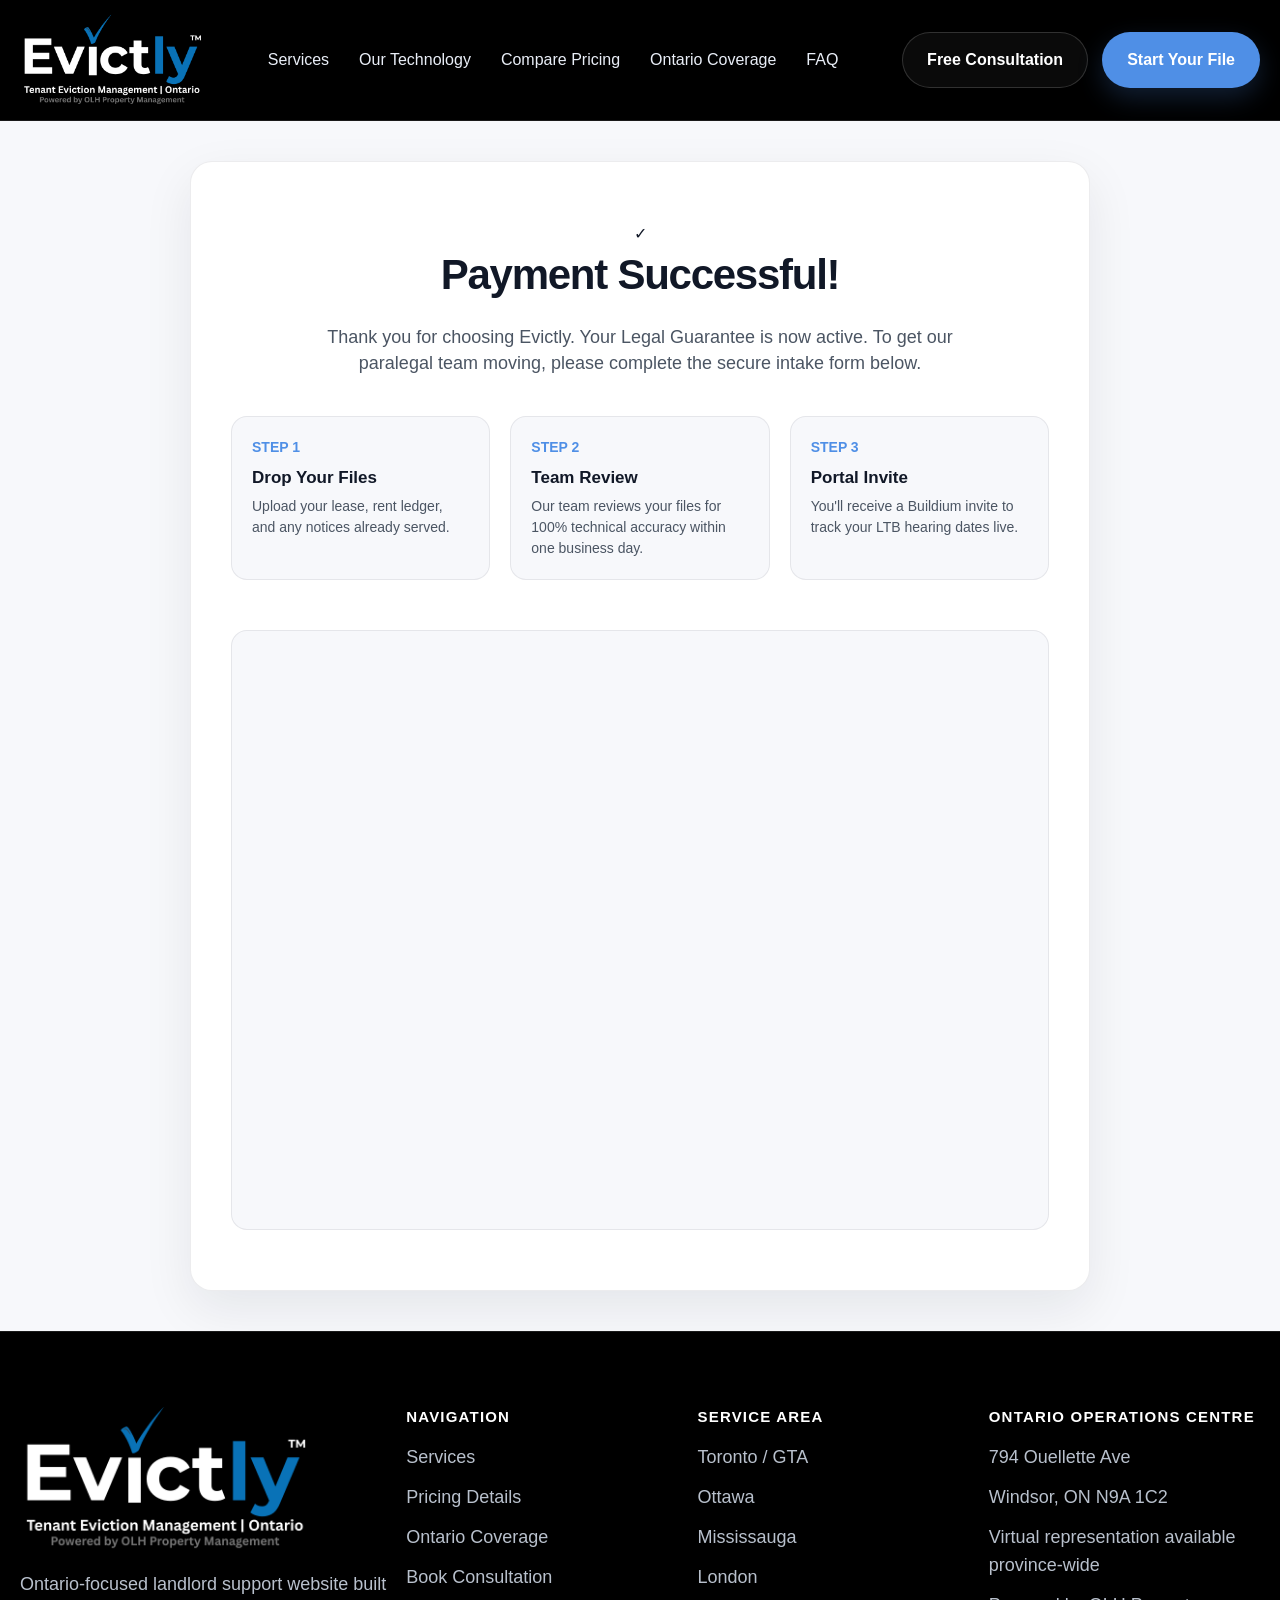
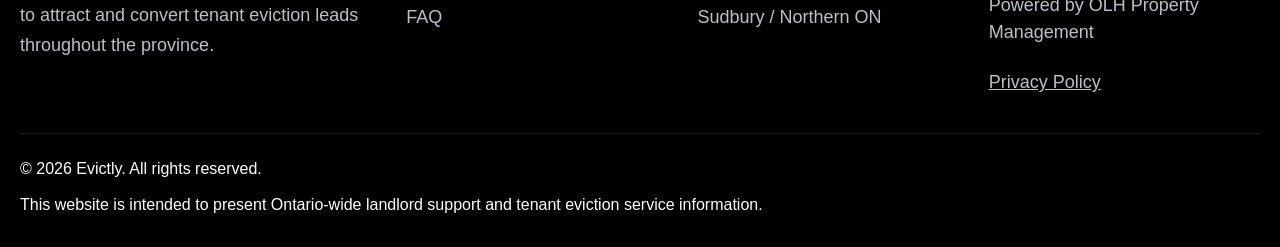
<file: success.html>
<!DOCTYPE html>
<html lang="en-CA">
<head>
  <meta charset="UTF-8" />
  <meta name="viewport" content="width=device-width, initial-scale=1.0" />
  <title>Payment Successful - Secure File Intake | Evictly</title>
  
  <meta name="robots" content="noindex, nofollow" />
  
  <meta name="theme-color" content="#050505" />
  <meta name="format-detection" content="telephone=no" />

  <link rel="icon" type="image/png" href="images/evictly-tenant-eviction-services-ontario-logo.png" />

  <style>
    /* =======================================================
       ROOT VARIABLES (Matches Index)
    ======================================================= */
    :root {
      --black: #050505;
      --black-soft: #0b0f15;
      --white: #ffffff;
      --white-soft: #f7f8fb;
      --white-card: #ffffff;
      --text-dark: #111827;
      --text-med: #4b5563;
      --text-light: #b8c0cc;
      --line-light: rgba(17, 24, 39, 0.08);
      --line-dark: rgba(255, 255, 255, 0.10);
      --line-dark-strong: rgba(255, 255, 255, 0.16);
      --blue: #4f8fe6;
      --blue-dark: #3d7bd1;
      --blue-soft: #eef5ff;
      --max-width: 1240px;
      --radius: 22px;
      --shadow-soft: 0 18px 50px rgba(17, 24, 39, 0.08);
    }

    /* =======================================================
       RESET / GLOBAL
    ======================================================= */
    * { box-sizing: border-box; }
    html { scroll-behavior: smooth; }
    body {
      margin: 0; background: var(--white-soft); color: var(--text-dark);
      font-family: -apple-system, BlinkMacSystemFont, "Segoe UI", Roboto, Helvetica, Arial, sans-serif;
      line-height: 1.45; -webkit-font-smoothing: antialiased;
    }
    img { display: block; max-width: 100%; }
    a { color: inherit; text-decoration: none; }

    .container { width: min(100% - 32px, var(--max-width)); margin: 0 auto; }
    .section { padding: 88px 0; }

    /* =======================================================
       HEADER (Matches Index)
    ======================================================= */
    .site-header {
      position: sticky; top: 0; z-index: 1000;
      background: #000000; border-bottom: 1px solid var(--line-dark);
    }
    .header-inner { min-height: 120px; display: flex; align-items: center; justify-content: space-between; gap: 18px; }
    .brand { display: flex; align-items: center; flex-shrink: 0; min-width: 0; }
    .brand img { width: auto; height: 92px; object-fit: contain; }
    .desktop-nav { display: none; align-items: center; gap: 30px; }
    .desktop-nav a { color: #e9eef7; font-size: 16px; font-weight: 500; transition: color 0.2s ease; }
    .desktop-nav a:hover { color: var(--blue); }
    .header-actions { display: none; align-items: center; gap: 14px; flex-shrink: 0; }
    
    .btn {
      display: inline-flex; align-items: center; justify-content: center;
      min-height: 56px; padding: 0 24px; border-radius: 999px; border: 1px solid transparent;
      font-size: 16px; font-weight: 800; cursor: pointer; transition: 0.2s ease;
      white-space: nowrap; text-align: center;
    }
    .btn-primary { background: var(--blue); color: var(--white); box-shadow: 0 10px 26px rgba(79, 143, 230, 0.22); }
    .btn-secondary-dark { background: rgba(255, 255, 255, 0.04); border-color: var(--line-dark-strong); color: var(--white); }

    .menu-toggle {
      appearance: none; width: 48px; height: 48px; border-radius: 14px;
      border: 1px solid var(--line-dark-strong); background: transparent; color: var(--white);
      font-size: 24px; display: inline-flex; align-items: center; justify-content: center;
      cursor: pointer; flex-shrink: 0;
    }
    .mobile-menu { display: none; padding: 0 0 18px; border-top: 1px solid var(--line-dark); }
    .mobile-menu.open { display: block; }
    .mobile-links { display: grid; gap: 6px; padding-top: 16px; }
    .mobile-links a { padding: 10px 2px; color: var(--text-light); font-size: 16px; }

    /* =======================================================
       SUCCESS MESSAGE STYLES
    ======================================================= */
    .success-card {
      background: var(--white-card);
      border: 1px solid var(--line-light);
      border-radius: var(--radius);
      padding: 60px 40px;
      max-width: 900px;
      margin: 40px auto;
      box-shadow: var(--shadow-soft);
      text-align: center;
    }
    .success-icon {
      width: 80px; height: 80px; background: #dcfce7; color: #16a34a;
      border-radius: 50%; display: inline-flex; align-items: center; justify-content: center;
      font-size: 40px; margin-bottom: 24px;
    }
    .success-card h1 { font-size: clamp(28px, 4vw, 42px); margin: 0 0 10px; letter-spacing: -0.03em; }
    .success-card p { color: var(--text-med); font-size: 18px; margin-bottom: 40px; max-width: 700px; margin-left: auto; margin-right: auto; }

    .intake-steps {
      display: grid; grid-template-columns: repeat(auto-fit, minmax(200px, 1fr));
      gap: 20px; margin-bottom: 50px; text-align: left;
    }
    .step { background: var(--white-soft); padding: 20px; border-radius: 16px; border: 1px solid var(--line-light); }
    .step-num { color: var(--blue); font-weight: 900; font-size: 14px; text-transform: uppercase; margin-bottom: 8px; display: block; }
    .step h3 { margin: 0 0 6px; font-size: 17px; }
    .step p { font-size: 14px; line-height: 1.5; margin: 0; }

    /* FORM CONTAINER */
    .form-container {
      background: var(--white-soft);
      border-radius: 16px;
      padding: 20px;
      border: 1px solid var(--line-light);
      min-height: 600px;
    }

    /* =======================================================
       FOOTER (Matches Index)
    ======================================================= */
    .site-footer {
      background: #000000; border-top: 1px solid var(--line-dark);
      padding: 74px 0 30px; color: var(--white);
    }
    .footer-brand-logo { width: min(100%, 290px); height: auto; object-fit: contain; margin-bottom: 18px; }
    .footer-copy { color: var(--text-light); font-size: 18px; line-height: 1.7; max-width: 440px; }
    .footer-title { margin: 0 0 16px; font-size: 15px; font-weight: 900; color: var(--white); text-transform: uppercase; letter-spacing: 0.08em; }
    .footer-links, .footer-meta { display: grid; gap: 12px; }
    .footer-links a, .footer-meta div, .footer-meta a { color: var(--text-light); font-size: 18px; line-height: 1.55; }
    .footer-grid { display: grid; gap: 20px; }
    .footer-bottom {
      margin-top: 36px; padding-top: 22px; border-top: 1px solid var(--line-dark);
      display: flex; flex-direction: column; gap: 10px; color: var(--muted-2);
      font-size: 16px; line-height: 1.6;
    }

    @media (min-width: 768px) {
      .footer-grid { grid-template-columns: 1.35fr 1fr 1fr 1fr; }
    }
    @media (min-width: 1100px) {
      .desktop-nav, .header-actions { display: flex; }
      .menu-toggle { display: none; }
    }
    @media (max-width: 767px) {
      .header-inner { min-height: 104px; }
      .brand img { height: 60px; }
      .success-card { padding: 40px 20px; margin: 20px auto; }
    }
  </style>
</head>
<body>

  <header class="site-header">
    <div class="container">
      <div class="header-inner">
        <a class="brand" href="index.html" aria-label="Evictly home">
          <img src="images/evictly-tenant-eviction-services-ontario-logo.png" alt="Evictly logo" />
        </a>

        <nav class="desktop-nav">
          <a href="index.html#services">Services</a>
          <a href="index.html#technology">Our Technology</a>
          <a href="pricing.html">Compare Pricing</a>
          <a href="index.html#coverage">Ontario Coverage</a>
          <a href="index.html#faq">FAQ</a>
        </nav>

        <div class="header-actions">
          <a class="btn btn-secondary-dark" href="index.html#book-strategy">Free Consultation</a>
          <a class="btn btn-primary" href="index.html#start-file">Start Your File</a>
        </div>

        <button class="menu-toggle" id="menuToggle">☰</button>
      </div>

      <div class="mobile-menu" id="mobileMenu">
        <div class="mobile-links">
          <a href="index.html#services">Services</a>
          <a href="index.html#technology">Our Technology</a>
          <a href="pricing.html">Compare Pricing</a>
          <a href="index.html#coverage">Ontario Coverage</a>
          <a href="index.html#faq">FAQ</a>
        </div>
      </div>
    </div>
  </header>

  <main class="container">
    <div class="success-card">
      <div class="check-icon">✓</div>
      <h1>Payment Successful!</h1>
      <p>Thank you for choosing Evictly. Your Legal Guarantee is now active. To get our paralegal team moving, please complete the secure intake form below.</p>

      <div class="intake-steps">
        <div class="step">
          <span class="step-num">Step 1</span>
          <h3>Drop Your Files</h3>
          <p>Upload your lease, rent ledger, and any notices already served.</p>
        </div>
        <div class="step">
          <span class="step-num">Step 2</span>
          <h3>Team Review</h3>
          <p>Our team reviews your files for 100% technical accuracy within one business day.</p>
        </div>
        <div class="step">
          <span class="step-num">Step 3</span>
          <h3>Portal Invite</h3>
          <p>You'll receive a Buildium invite to track your LTB hearing dates live.</p>
        </div>
      </div>

      <div class="form-container">
        <script src="https://js.hsforms.net/forms/embed/42514205.js" defer></script>
        <div class="hs-form-frame" data-region="na1" data-form-id="974ab317-42a9-4799-8fc0-12c033aec45b" data-portal-id="42514205"></div>
      </div>

    </div>
  </main>

  <footer class="site-footer">
    <div class="container">
      <div class="footer-grid">
        <div>
          <img class="footer-brand-logo" src="images/evictly-tenant-eviction-services-ontario-logo.png" alt="Evictly logo" />
          <div class="footer-copy">
            Ontario-focused landlord support website built to attract and convert tenant eviction leads throughout the province.
          </div>
        </div>

        <div>
          <div class="footer-title">Navigation</div>
          <div class="footer-links">
            <a href="index.html#services">Services</a>
            <a href="pricing.html">Pricing Details</a>
            <a href="index.html#coverage">Ontario Coverage</a>
            <a href="index.html#book-strategy">Book Consultation</a>
            <a href="index.html#faq">FAQ</a>
          </div>
        </div>

        <div>
          <div class="footer-title">Service Area</div>
          <div class="footer-links">
            <a href="#">Toronto / GTA</a>
            <a href="#">Ottawa</a>
            <a href="#">Mississauga</a>
            <a href="#">London</a>
            <a href="#">Sudbury / Northern ON</a>
          </div>
        </div>

        <div>
          <div class="footer-title">Ontario Operations Centre</div>
          <div class="footer-meta">
            <div>794 Ouellette Ave</div>
            <div>Windsor, ON N9A 1C2</div>
            <div>Virtual representation available province-wide</div>
            <a href="https://olhgroup.ca/" target="_blank" rel="noopener">Powered by OLH Property Management</a>
            <a href="privacy.html" style="margin-top: 10px; display: inline-block; text-decoration: underline;">Privacy Policy</a>
          </div>
        </div>
      </div>

      <div class="footer-bottom">
        <div>&copy; 2026 Evictly. All rights reserved.</div>
        <div>This website is intended to present Ontario-wide landlord support and tenant eviction service information.</div>
      </div>
    </div>
  </footer>

  <script>
    // Mobile Menu Toggle logic
    const menuToggle = document.getElementById("menuToggle");
    const mobileMenu = document.getElementById("mobileMenu");
    if (menuToggle && mobileMenu) {
      menuToggle.addEventListener("click", () => {
        mobileMenu.classList.toggle("open");
      });
    }
  </script>
</body>
</html>
</file>
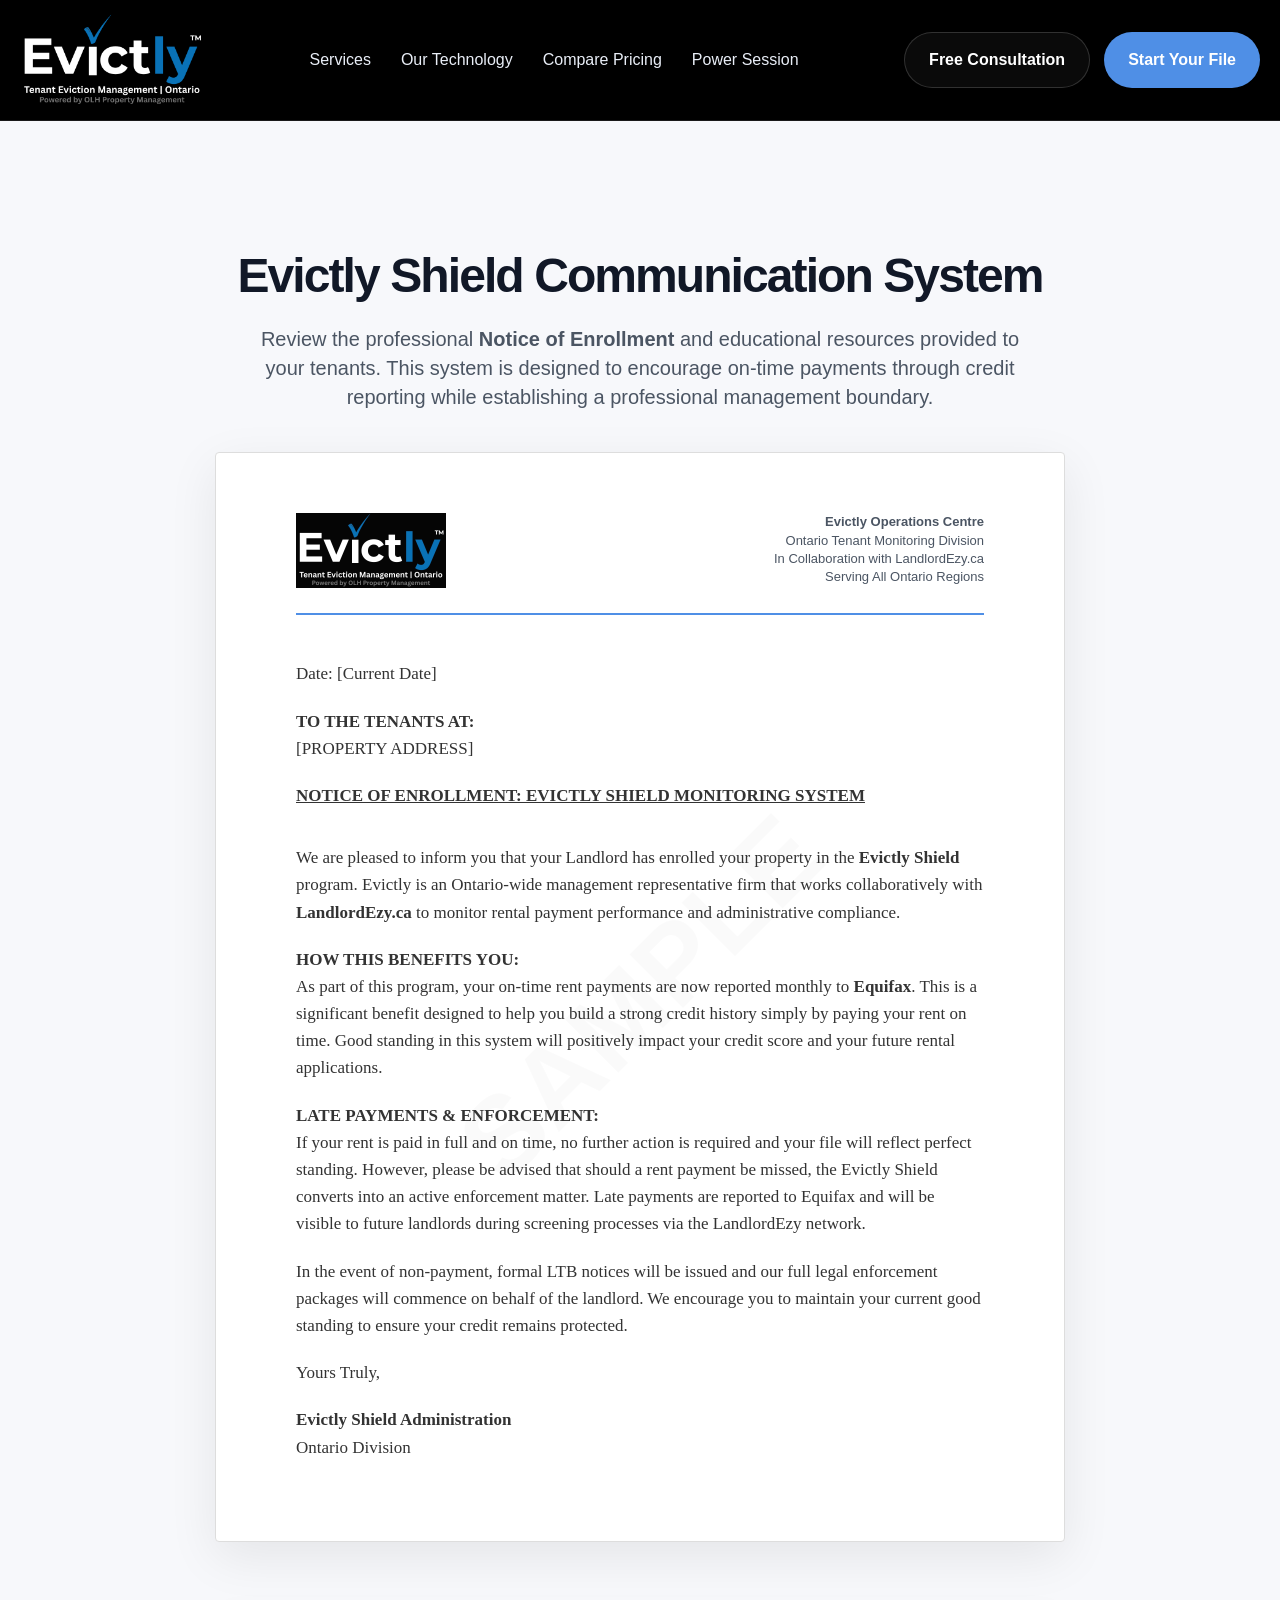
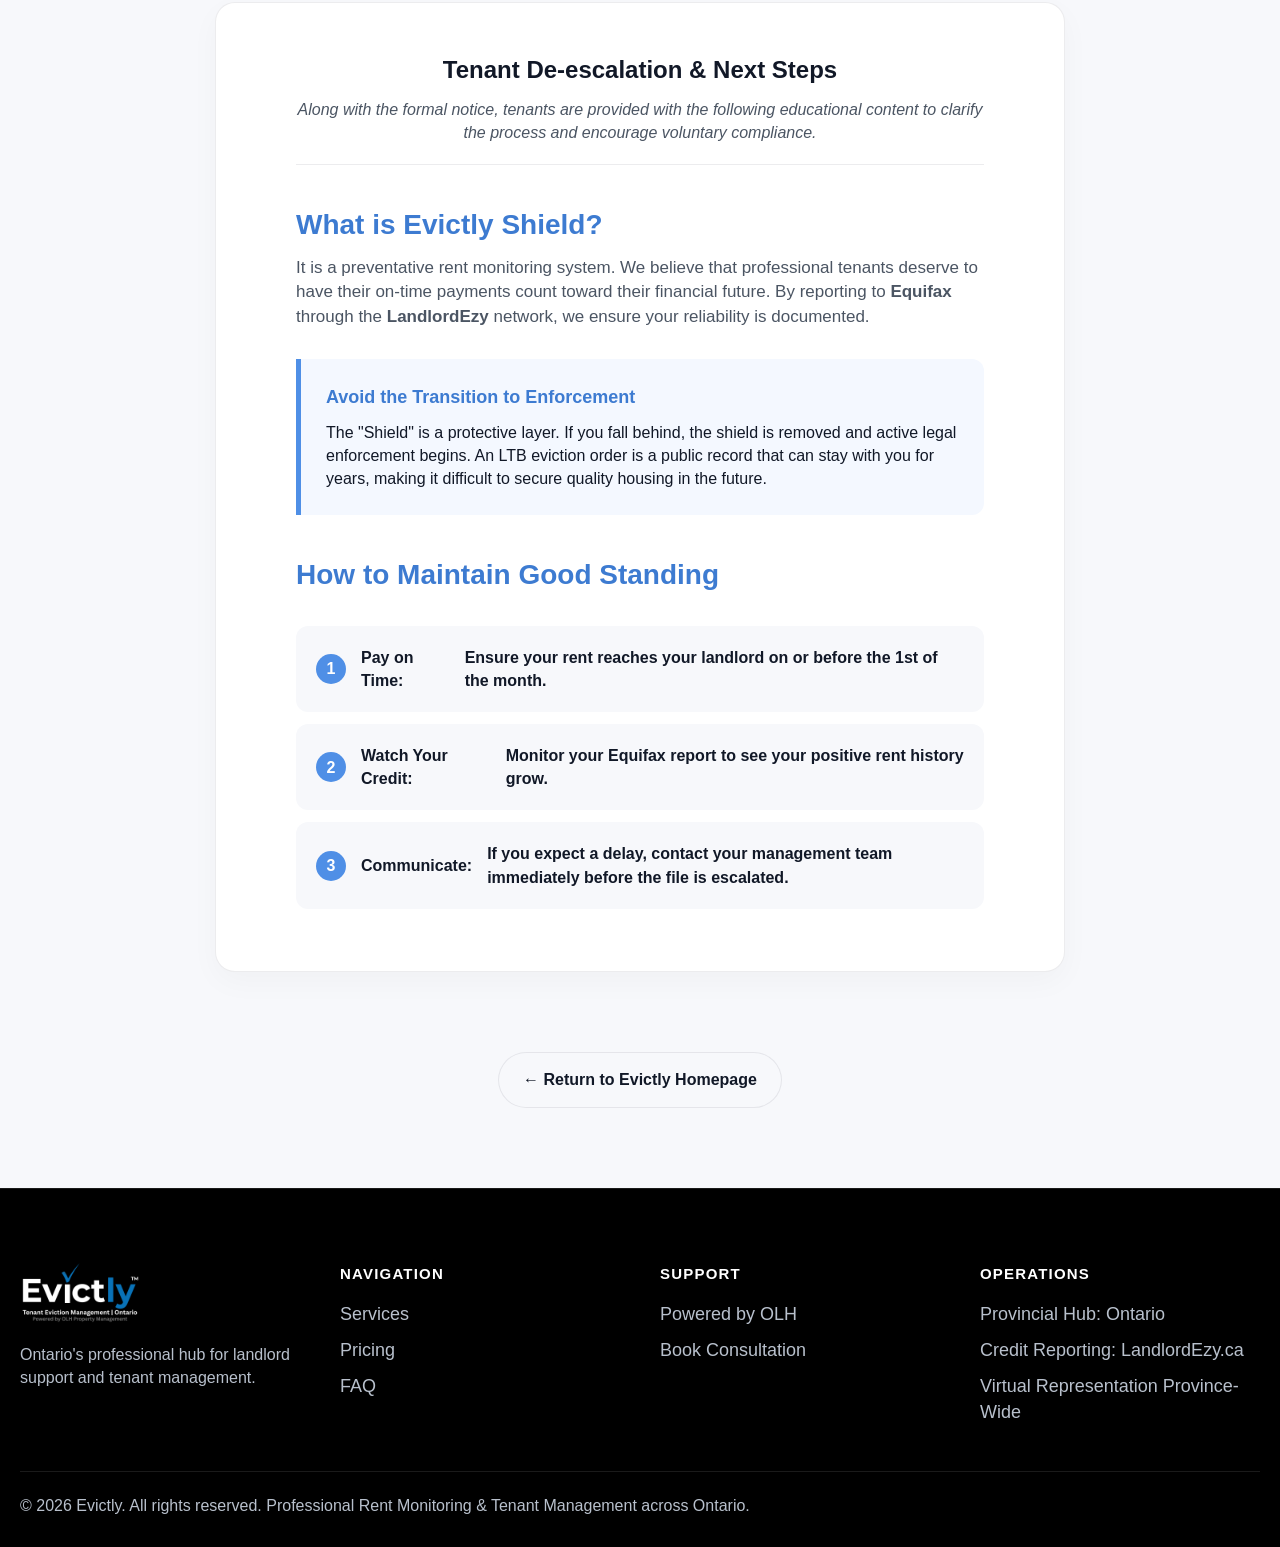
<file: tenant-notice.html>
<!DOCTYPE html>
<html lang="en-CA">
<head>
  <meta charset="UTF-8" />
  <meta name="viewport" content="width=device-width, initial-scale=1.0" />
  <title>Sample Tenant Outreach & Education | Evictly Shield Ontario</title>
  
  <meta name="description" content="Landlords: Review the professional Evictly Shield introduction letter and the educational resolution steps provided to tenants to ensure compliance." />
  <meta name="robots" content="index, follow" />
  <link rel="canonical" href="https://evictly.ca/tenant-letter-sample.html" />
  <link rel="icon" type="image/png" href="images/evictly-tenant-eviction-services-ontario-logo.png" />

  <style>
    :root {
      --black: #050505;
      --white: #ffffff;
      --white-soft: #f7f8fb;
      --text-dark: #111827;
      --text-med: #4b5563;
      --text-light: #b8c0cc;
      --blue: #4f8fe6;
      --blue-dark: #3d7bd1;
      --line-light: rgba(17, 24, 39, 0.08);
      --line-dark: rgba(255, 255, 255, 0.10);
      --max-width: 1240px;
    }

    * { box-sizing: border-box; }
    html { scroll-behavior: smooth; }
    body {
      margin: 0; background: var(--white-soft); color: var(--text-dark);
      font-family: -apple-system, BlinkMacSystemFont, "Segoe UI", Roboto, Helvetica, Arial, sans-serif;
      line-height: 1.45; -webkit-font-smoothing: antialiased;
    }
    img { display: block; max-width: 100%; }
    a { color: inherit; text-decoration: none; }

    .container { width: min(100% - 32px, var(--max-width)); margin: 0 auto; }

    /* HEADER (EXACT SYNC) */
    .site-header { position: sticky; top: 0; z-index: 1000; background: #000; border-bottom: 1px solid var(--line-dark); }
    .header-inner { min-height: 120px; display: flex; align-items: center; justify-content: space-between; gap: 18px; }
    .brand img { height: 92px; width: auto; object-fit: contain; }
    .desktop-nav { display: none; align-items: center; gap: 30px; }
    .desktop-nav a { color: #e9eef7; font-size: 16px; font-weight: 500; transition: color 0.2s ease; }
    .desktop-nav a:hover { color: var(--blue); }
    .header-actions { display: none; align-items: center; gap: 14px; }
    .btn { display: inline-flex; align-items: center; justify-content: center; min-height: 56px; padding: 0 24px; border-radius: 999px; font-size: 16px; font-weight: 800; cursor: pointer; transition: 0.2s ease; }
    .btn-primary { background: var(--blue); color: var(--white); }
    .btn-secondary-dark { background: rgba(255, 255, 255, 0.04); border: 1px solid rgba(255, 255, 255, 0.16); color: var(--white); }

    /* PAGE INTRO */
    .page-intro { padding: 80px 0 40px; text-align: center; }
    .page-intro h1 { font-size: clamp(32px, 5vw, 48px); letter-spacing: -0.04em; margin-bottom: 15px; }
    .page-intro p { font-size: 20px; color: var(--text-med); max-width: 800px; margin: 0 auto; }

    /* THE LETTER (PAPER STYLE) */
    .letter-paper {
      max-width: 850px; margin: 0 auto 60px; background: #fff;
      padding: 60px 80px; border-radius: 4px; border: 1px solid #ddd;
      box-shadow: 0 15px 50px rgba(0,0,0,0.08); position: relative; z-index: 10;
    }
    .letter-header { display: flex; justify-content: space-between; align-items: flex-start; border-bottom: 2px solid var(--blue); padding-bottom: 25px; margin-bottom: 45px; }
    .letter-logo img { height: 75px; width: auto; } /* Using the JPG logo */
    .letter-meta { text-align: right; font-size: 13px; color: var(--text-med); line-height: 1.4; }

    .letter-body { font-family: "Times New Roman", Times, serif; font-size: 17px; color: #333; line-height: 1.6; }
    .letter-body p { margin-bottom: 20px; }
    .letter-body .subject { font-weight: bold; text-decoration: underline; text-transform: uppercase; margin-bottom: 35px; display: block; }
    .letter-watermark { position: absolute; top: 50%; left: 50%; transform: translate(-50%, -50%) rotate(-45deg); font-size: 110px; color: rgba(0,0,0,0.02); font-weight: 900; pointer-events: none; }

    /* EDUCATION SECTION (FOR BRANDING/DEMO) */
    .education-section { max-width: 850px; margin: 0 auto 80px; background: var(--white); padding: 50px 80px; border-radius: 20px; border: 1px solid var(--line-light); box-shadow: 0 10px 30px rgba(0,0,0,0.03); }
    .education-intro { text-align: center; margin-bottom: 40px; padding-bottom: 20px; border-bottom: 1px solid var(--line-light); }
    .education-intro h3 { color: var(--text-dark); font-size: 24px; margin: 0 0 10px; }
    .education-intro p { color: var(--text-med); font-size: 16px; margin: 0; }
    
    .education-heading h2 { font-size: 28px; color: var(--blue-dark); margin: 0 0 10px; }
    .education-heading p { color: var(--text-med); font-size: 17px; margin: 0 0 30px; }
    
    .notice-alert { background: #f4f8ff; border-left: 5px solid var(--blue); padding: 25px; border-radius: 0 12px 12px 0; margin: 30px 0; }
    .notice-alert h4 { margin: 0 0 10px; color: var(--blue-dark); font-size: 18px; }
    .notice-alert p { margin: 0; color: var(--text-dark); font-size: 16px; }

    .steps { list-style: none; padding: 0; margin: 30px 0 0; }
    .steps li { background: var(--white-soft); padding: 20px; border-radius: 12px; margin-bottom: 12px; display: flex; gap: 15px; font-weight: 600; align-items: center; color: var(--text-dark); }
    .steps span { background: var(--blue); color: #fff; width: 30px; height: 30px; border-radius: 50%; display: flex; align-items: center; justify-content: center; flex-shrink: 0; }

    /* FOOTER (EXACT SYNC) */
    .site-footer { background: #000; border-top: 1px solid var(--line-dark); padding: 74px 0 30px; color: var(--white); }
    .footer-grid { display: grid; gap: 40px; grid-template-columns: repeat(auto-fit, minmax(200px, 1fr)); }
    .footer-title { margin-bottom: 16px; font-size: 15px; font-weight: 900; text-transform: uppercase; letter-spacing: 0.08em; }
    .footer-links a, .footer-meta div { color: var(--text-light); font-size: 18px; margin-bottom: 10px; display: block; }
    .footer-bottom { margin-top: 36px; padding-top: 22px; border-top: 1px solid var(--line-dark); color: var(--text-light); font-size: 16px; }

    @media (min-width: 1100px) { .desktop-nav, .header-actions { display: flex; } }
    @media (max-width: 767px) {
      .letter-paper, .education-section { padding: 40px 25px; margin: 0 10px 40px; }
      .letter-header { flex-direction: column; gap: 20px; }
      .letter-meta { text-align: left; }
      .steps li { flex-direction: column; text-align: center; }
    }
  </style>
</head>
<body>

  <header class="site-header">
    <div class="container">
      <div class="header-inner">
        <a class="brand" href="index.html">
          <img src="images/evictly-tenant-eviction-services-ontario-logo.png" alt="Evictly logo">
        </a>
        <nav class="desktop-nav">
          <a href="index.html#services">Services</a>
          <a href="index.html#technology">Our Technology</a>
          <a href="index.html#pricing">Compare Pricing</a>
          <a href="index.html#power-session">Power Session</a>
        </nav>
        <div class="header-actions">
          <a class="btn btn-secondary-dark" href="index.html#book-strategy">Free Consultation</a>
          <a class="btn btn-primary" href="index.html#start-file">Start Your File</a>
        </div>
      </div>
    </div>
  </header>

  <section class="page-intro">
    <div class="container">
      <h1>Evictly Shield Communication System</h1>
      <p>Review the professional <strong>Notice of Enrollment</strong> and educational resources provided to your tenants. This system is designed to encourage on-time payments through credit reporting while establishing a professional management boundary.</p>
    </div>
  </section>

  <div class="container">
    <div class="letter-paper">
      <div class="letter-watermark">SAMPLE</div>
      
      <div class="letter-header">
        <div class="letter-logo">
          <img src="images/Evictly-Paralegal-Evictions-Services-Ontario.jpg" alt="Evictly Shield Ontario">
        </div>
        <div class="letter-meta">
          <strong>Evictly Operations Centre</strong><br>
          Ontario Tenant Monitoring Division<br>
          In Collaboration with LandlordEzy.ca<br>
          Serving All Ontario Regions
        </div>
      </div>

      <div class="letter-body">
        <p>Date: [Current Date]</p>
        
        <p><strong>TO THE TENANTS AT:</strong><br>
        [PROPERTY ADDRESS]</p>

        <span class="subject">NOTICE OF ENROLLMENT: EVICTLY SHIELD MONITORING SYSTEM</span>

        <p>We are pleased to inform you that your Landlord has enrolled your property in the <strong>Evictly Shield</strong> program. Evictly is an Ontario-wide management representative firm that works collaboratively with <strong>LandlordEzy.ca</strong> to monitor rental payment performance and administrative compliance.</p>

        <p><strong>HOW THIS BENEFITS YOU:</strong><br>
        As part of this program, your on-time rent payments are now reported monthly to <strong>Equifax</strong>. This is a significant benefit designed to help you build a strong credit history simply by paying your rent on time. Good standing in this system will positively impact your credit score and your future rental applications.</p>

        <p><strong>LATE PAYMENTS & ENFORCEMENT:</strong><br>
        If your rent is paid in full and on time, no further action is required and your file will reflect perfect standing. However, please be advised that should a rent payment be missed, the Evictly Shield converts into an active enforcement matter. Late payments are reported to Equifax and will be visible to future landlords during screening processes via the LandlordEzy network.</p>

        <p>In the event of non-payment, formal LTB notices will be issued and our full legal enforcement packages will commence on behalf of the landlord. We encourage you to maintain your current good standing to ensure your credit remains protected.</p>

        <p>Yours Truly,</p>
        <p><strong>Evictly Shield Administration</strong><br>
        Ontario Division</p>
      </div>
    </div>
  </div>

  <div class="container">
    <div class="education-section">
      <div class="education-intro">
        <h3>Tenant De-escalation & Next Steps</h3>
        <p><em>Along with the formal notice, tenants are provided with the following educational content to clarify the process and encourage voluntary compliance.</em></p>
      </div>

      <div class="education-heading">
        <h2>What is Evictly Shield?</h2>
        <p>
          It is a preventative rent monitoring system. We believe that professional tenants deserve to have their on-time payments count toward their financial future. By reporting to <strong>Equifax</strong> through the <strong>LandlordEzy</strong> network, we ensure your reliability is documented.
        </p>
      </div>

      <div class="notice-alert">
        <h4>Avoid the Transition to Enforcement</h4>
        <p>
          The "Shield" is a protective layer. If you fall behind, the shield is removed and active legal enforcement begins. An LTB eviction order is a public record that can stay with you for years, making it difficult to secure quality housing in the future.
        </p>
      </div>

      <div class="education-heading" style="margin-top: 40px;">
        <h2>How to Maintain Good Standing</h2>
        <ul class="steps">
          <li><span>1</span> <strong>Pay on Time:</strong> Ensure your rent reaches your landlord on or before the 1st of the month.</li>
          <li><span>2</span> <strong>Watch Your Credit:</strong> Monitor your Equifax report to see your positive rent history grow.</li>
          <li><span>3</span> <strong>Communicate:</strong> If you expect a delay, contact your management team immediately before the file is escalated.</li>
        </ul>
      </div>
    </div>

    <div style="text-align: center; margin-bottom: 80px;">
      <a href="index.html" class="btn btn-secondary-dark" style="color: var(--text-dark); border-color: var(--line-light);">← Return to Evictly Homepage</a>
    </div>
  </div>

  <footer class="site-footer">
    <div class="container">
      <div class="footer-grid">
        <div>
          <img class="footer-brand-logo" src="images/evictly-tenant-eviction-services-ontario-logo.png" alt="Evictly logo" style="height: 60px; margin-bottom: 20px;">
          <div style="color: var(--text-light); max-width: 300px;">Ontario's professional hub for landlord support and tenant management.</div>
        </div>
        <div>
          <div class="footer-title">Navigation</div>
          <div class="footer-links">
            <a href="index.html#services">Services</a>
            <a href="index.html#pricing">Pricing</a>
            <a href="index.html#faq">FAQ</a>
          </div>
        </div>
        <div>
          <div class="footer-title">Support</div>
          <div class="footer-links">
            <a href="https://olhgroup.ca/">Powered by OLH</a>
            <a href="index.html#book-strategy">Book Consultation</a>
          </div>
        </div>
        <div>
          <div class="footer-title">Operations</div>
          <div class="footer-meta">
            <div>Provincial Hub: Ontario</div>
            <div>Credit Reporting: LandlordEzy.ca</div>
            <div>Virtual Representation Province-Wide</div>
          </div>
        </div>
      </div>
      <div class="footer-bottom">
        © 2026 Evictly. All rights reserved. Professional Rent Monitoring & Tenant Management across Ontario.
      </div>
    </div>
  </footer>

</body>
</html>
</file>
